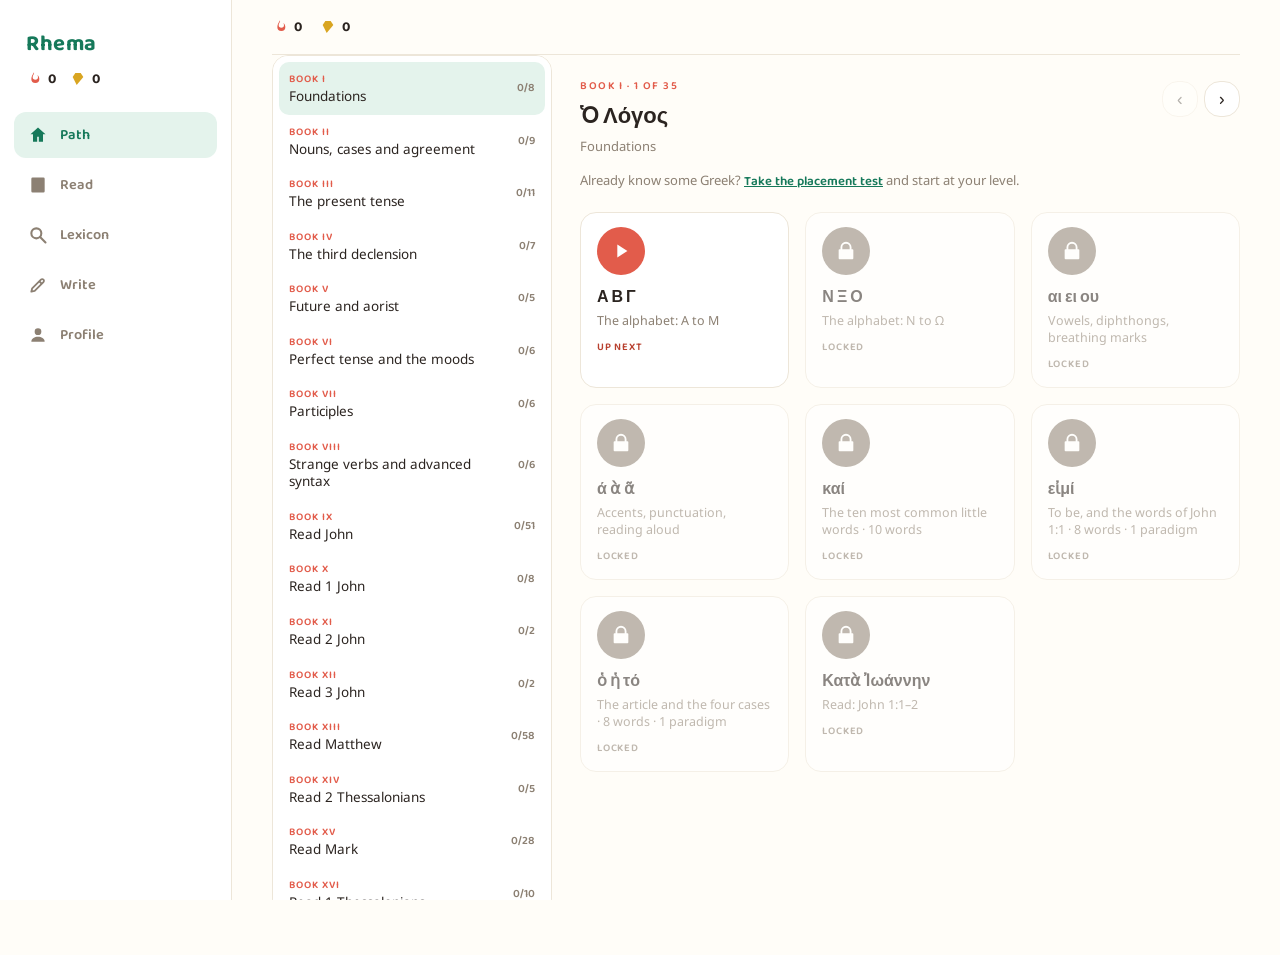
<file: index.html>
<!doctype html>
<html lang="en">
<head>
<meta charset="utf-8">
<meta name="viewport" content="width=device-width, initial-scale=1, viewport-fit=cover">
<title>Rhema — Learn Koine Greek</title>
<meta name="description" content="A Duolingo-style app for learning New Testament Koine Greek.">
<script src="js/recover.js"></script>
<meta name="theme-color" content="#16795A">
<link rel="manifest" href="manifest.json">
<link rel="icon" href="icons/icon.svg" type="image/svg+xml">
<link rel="apple-touch-icon" href="icons/apple-touch-icon.png">
<meta name="apple-mobile-web-app-capable" content="yes">
<meta name="apple-mobile-web-app-status-bar-style" content="black-translucent">
<meta name="apple-mobile-web-app-title" content="Rhema">
<link rel="preconnect" href="https://fonts.googleapis.com">
<link rel="stylesheet" href="https://fonts.googleapis.com/css2?family=Baloo+2:wght@600;700;800&family=EB+Garamond:wght@500;600;700&family=Space+Grotesk:wght@500;600;700&family=Noto+Sans:wght@400;500;600;700&family=Noto+Serif:wght@400;600;700&display=swap">
<link rel="stylesheet" href="css/base.css">
<link rel="stylesheet" href="css/theme-classic.css">
<link rel="stylesheet" href="css/theme-lexis.css">
<link rel="stylesheet" href="css/theme-nous.css">
</head>
<body>

<div class="app-shell">

  <div class="topbar">
    <div class="app-name" id="appName">Rhema</div>
    <div class="stat-group">
      <div class="stat accent">
        <svg class="stat-icon" viewBox="0 0 24 24"><path d="M12 2c1 3-2 4-2 7a4 4 0 0 0 8 0c0-1-.5-2-1-3 2 1 3 4 3 6a6 6 0 0 1-12 0c0-4 2-6 4-10z" fill="currentColor"/></svg>
        <span id="streakStat">0</span>
      </div>
      <div class="stat gold">
        <svg class="stat-icon" viewBox="0 0 24 24"><path d="M4 9l4-6h8l4 6-10 12L4 9z" fill="currentColor"/></svg>
        <span id="xpStat">0</span>
      </div>
    </div>
  </div>

  <div class="path-layout">

  <aside class="book-list" id="bookList" aria-label="Books"></aside>

  <div class="path-main">

  <div class="unit-header">
    <div class="unit-header-row">
      <div>
        <div class="unit-kicker" id="unitKicker">&nbsp;</div>
        <div class="unit-title" id="unitTitle">&nbsp;</div>
        <div class="unit-sub" id="unitSub">&nbsp;</div>
      </div>
      <div class="unit-nav">
        <button class="unit-nav-btn" id="prevUnit" type="button" aria-label="Previous book">‹</button>
        <button class="unit-nav-btn" id="nextUnit" type="button" aria-label="Next book">›</button>
      </div>
    </div>
  </div>

  <div class="install-banner" id="installBanner" hidden>
    <span>Install Rhema on this device to study offline.</span>
    <button class="btn secondary" id="installBtn" type="button">Install</button>
  </div>

  <div class="placement-link" id="placementLink" hidden>Already know some Greek? <a href="placement.html">Take the placement test</a> and start at your level.</div>

  <div class="due-banner" id="dueBanner" hidden>
    <span><strong id="dueCount">0</strong> <span id="dueLabel">words due for review</span></span>
    <button class="btn" id="dueBtn" type="button">Review now</button>
  </div>

  <div class="lesson-path" id="lessonPath">
    <p style="padding:8px 4px;color:var(--muted);font-size:13px">Loading unit…</p>
  </div>

  </div><!-- /.path-main -->
  </div><!-- /.path-layout -->

  <div class="bottom-nav" id="nav"></div>

</div>

<script type="module">
  import { initTheme, APP_NAME } from './js/theme.js';
  import { initDev } from './js/dev.js';
  import { initPwa, canInstall, onInstallAvailable, promptInstall, isStandalone } from './js/pwa.js';
  import { renderNav } from './js/nav.js';
  import { getProgress, getSettings, getAllVocabRecords, getDueVocabItems, getDueFormIds, getDueVerseIds } from './js/storage.js';
  import { chainHref } from './js/chain.js';

  // ---- app name ----
  document.getElementById('appName').textContent = APP_NAME;
  document.title = `${APP_NAME} — Learn Koine Greek`;

  // ---- theme + mode, wired to js/theme.js + js/storage.js ----
  initTheme();
  initPwa();
  initDev();

  renderNav(document.getElementById('nav'), 'path');

  // "Add to Home Screen" nudge, shown only when the browser offers an install prompt (PWA).
  const installBanner = document.getElementById('installBanner');
  const showInstall = (available) => { installBanner.hidden = !available || isStandalone(); };
  showInstall(canInstall());
  onInstallAvailable(showInstall);
  document.getElementById('installBtn').addEventListener('click', async () => { await promptInstall(); showInstall(false); });

  // ---- progress stats, read from real storage (starts at 0 for a new learner) ----
  const progress = getProgress();
  document.getElementById('streakStat').textContent = progress.streak;
  document.getElementById('xpStat').textContent = progress.xp;

  // ---- due reviews banner (PEDAGOGY M3: "due today" is the primary unit of a session) ----
  // Words, forms (paradigm cells, principal parts) and verses are all SRS objects; one button
  // runs everything due as a single chained session: words → forms → verses (PEDAGOGY M3).
  const dueIds = getDueVocabItems(Object.keys(getAllVocabRecords()));
  const dueForms = getDueFormIds();
  const dueVerses = getDueVerseIds();
  const chain = [];
  if (dueIds.length) chain.push('drill');
  if (dueForms.length) chain.push('grammar');
  if (dueVerses.length) chain.push('reading');
  if (chain.length) {
    const bits = [];
    if (dueIds.length) bits.push(`${dueIds.length} word${dueIds.length === 1 ? '' : 's'}`);
    if (dueForms.length) bits.push(`${dueForms.length} form${dueForms.length === 1 ? '' : 's'}`);
    if (dueVerses.length) bits.push(`${dueVerses.length} verse${dueVerses.length === 1 ? '' : 's'}`);
    document.getElementById('dueCount').textContent = bits.join(' · ');
    document.getElementById('dueLabel').textContent = 'due for review';
    document.getElementById('dueBanner').hidden = false;
  }
  document.getElementById('dueBtn').addEventListener('click', () => { location.href = chainHref(chain); });

  // Offer the placement test until the learner has finished a lesson (it stays available in Settings).
  document.getElementById('placementLink').hidden = getProgress().lessonsCompleted.length > 0;

  // ---- lesson path, driven by data/curriculum.json + progress.lessonsCompleted ----
  // The curriculum index lists every Book (unit) and its lessons; full lesson
  // content (vocab, paradigms, rule text, verses) lives in data/units/<id>.json
  // and is loaded by the lesson screens, not here.
  let curriculum = null;
  let unitIndex = 0;
  loadCurriculum();

  async function loadCurriculum() {
    try {
      const res = await fetch('./data/curriculum.json');
      if (!res.ok) throw new Error(`HTTP ${res.status}`);
      curriculum = await res.json();
      unitIndex = currentUnitIndex(curriculum.units, progress.lessonsCompleted);
      renderUnit();
    } catch (err) {
      console.warn('Could not load curriculum:', err);
      document.getElementById('lessonPath').innerHTML =
        '<p style="padding:8px 4px;color:var(--muted);font-size:13px">' +
        'Could not load lesson data. If you opened this file directly (file://), ' +
        'run it from a local server instead — see README.md &gt; Running locally.' +
        '</p>';
    }
  }

  /** The first Book with an unfinished lesson (or the last Book if everything is done). */
  function currentUnitIndex(units, done) {
    const i = units.findIndex((u) => u.lessons.some((l) => !done.includes(l.id)));
    return i === -1 ? units.length - 1 : i;
  }

  /**
   * Lessons unlock in curriculum order (PEDAGOGY: the path is a scaffold, and later material
   * assumes the earlier). A lesson is:
   *   complete — in progress.lessonsCompleted
   *   active   — the first incomplete lesson in the whole curriculum ("up next")
   *   open     — incomplete, but the lesson before it is complete (gaps left by the placement test)
   *   locked   — everything else, unless settings.unlockAll is on
   */
  const allLessons = () => curriculum.units.flatMap((u) => u.lessons);
  function lessonState(unit, lesson, done) {
    if (done.includes(lesson.id)) return 'complete';
    const seq = allLessons();
    const i = seq.findIndex((l) => l.id === lesson.id);
    const firstIncomplete = seq.find((l) => !done.includes(l.id));
    if (firstIncomplete && firstIncomplete.id === lesson.id) return 'active';
    if (getSettings().unlockAll || getSettings().dev || i === 0 || done.includes(seq[i - 1].id)) return 'open';
    return 'locked';
  }

  document.getElementById('prevUnit').addEventListener('click', () => { if (unitIndex > 0) { unitIndex--; renderUnit(); } });
  document.getElementById('nextUnit').addEventListener('click', () => { if (curriculum && unitIndex < curriculum.units.length - 1) { unitIndex++; renderUnit(); } });

  function renderBookList() {
    const done = progress.lessonsCompleted;
    const list = document.getElementById('bookList');
    list.innerHTML = curriculum.units.map((u, i) => {
      const n = u.lessons.filter((l) => done.includes(l.id)).length;
      return `<button class="book-item ${i === unitIndex ? 'active' : ''} ${n === u.lessons.length ? 'done' : ''}" type="button" data-i="${i}">
        <span class="book-item-kicker">${escapeHtml(u.kicker)}</span>
        <span class="book-item-title">${escapeHtml(u.sub)}</span>
        <span class="book-item-count">${n}/${u.lessons.length}</span>
      </button>`;
    }).join('');
    list.querySelectorAll('.book-item').forEach((b) => b.addEventListener('click', () => { unitIndex = Number(b.dataset.i); renderUnit(); }));
    const active = list.querySelector('.book-item.active');
    if (active) active.scrollIntoView({ block: 'nearest' });
  }

  function renderUnit() {
    const unit = curriculum.units[unitIndex];
    const done = progress.lessonsCompleted;
    renderBookList();
    document.getElementById('unitKicker').textContent = `${unit.kicker} · ${unitIndex + 1} of ${curriculum.units.length}`;
    document.getElementById('unitTitle').textContent = unit.title;
    document.getElementById('unitSub').textContent = unit.sub;
    document.getElementById('prevUnit').disabled = unitIndex === 0;
    document.getElementById('nextUnit').disabled = unitIndex === curriculum.units.length - 1;

    const container = document.getElementById('lessonPath');
    container.innerHTML = '';
    unit.lessons.forEach((lesson) => {
      const node = renderNode({ ...lesson, state: lessonState(unit, lesson, done), sub: lessonSub(lesson) });
      // Alphabet lessons open the alphabet screen, reading lessons open Read & Translate (which
      // sends the learner through the vocab drill first if the passage has new words), grammar/verb
      // lessons with paradigms or a strange-verb pool open the grammar screen (which hands off to the
      // vocab drill afterwards), and every other lesson with vocabulary opens the vocab drill.
      // Locked lessons do not open: finish the one before, take the placement test, or switch on
      // "Unlock all lessons" in Settings.
      const state = lessonState(unit, lesson, done);
      const hasGrammar = (lesson.paradigms && lesson.paradigms.length) || lesson.irregularCount;
      const href = lesson.type === 'alphabet' ? `alphabet.html?lesson=${encodeURIComponent(lesson.id)}`
        : lesson.type === 'reading' ? `reading.html?lesson=${encodeURIComponent(lesson.id)}`
        : hasGrammar ? `grammar.html?lesson=${encodeURIComponent(lesson.id)}`
        : lesson.vocabCount ? `drill.html?lesson=${encodeURIComponent(lesson.id)}` : null;
      if (href && state !== 'locked') {
        node.classList.add('linked');
        node.addEventListener('click', () => { location.href = href; });
      } else if (state === 'locked') {
        node.title = 'Finish the previous lesson first (or unlock all lessons in Settings)';
        node.addEventListener('click', () => { node.classList.add('shake'); setTimeout(() => node.classList.remove('shake'), 400); });
      }
      container.appendChild(node);
    });
  }

  function lessonSub(lesson) {
    const bits = [lesson.sub];
    if (lesson.vocabCount) bits.push(`${lesson.vocabCount} words`);
    if (lesson.paradigms && lesson.paradigms.length) bits.push(`${lesson.paradigms.length} paradigm${lesson.paradigms.length > 1 ? 's' : ''}`);
    if (lesson.irregularCount) bits.push(`${lesson.irregularCount} strange verb${lesson.irregularCount > 1 ? 's' : ''}`);
    return bits.join(' · ');
  }

  function renderNode(lesson) {
    const el = document.createElement('button');
    el.type = 'button';
    el.className = 'lesson-node';
    el.dataset.state = lesson.state;
    el.innerHTML = `
      <div class="node-dot">${nodeIcon(lesson.state)}</div>
      <div class="node-text">
        <div class="node-label">${escapeHtml(lesson.label)}</div>
        <div class="node-sub">${escapeHtml(lesson.sub)}</div>
      </div>
      <div class="node-status">${statusLabel(lesson.state)}</div>
    `;
    return el;
  }

  function statusLabel(state) {
    if (state === 'complete') return 'Completed';
    if (state === 'active') return 'Up next';
    if (state === 'open') return 'Ready';
    return 'Locked';
  }

  function nodeIcon(state) {
    if (state === 'complete') {
      return '<svg viewBox="0 0 24 24"><path d="M12 2l2.9 6.3 6.9.8-5.1 4.7 1.4 6.8L12 17l-6.1 3.6 1.4-6.8-5.1-4.7 6.9-.8L12 2z" fill="currentColor"/></svg>';
    }
    if (state === 'active' || state === 'open') {
      return '<svg viewBox="0 0 24 24"><path d="M8 5v14l11-7L8 5z" fill="currentColor"/></svg>';
    }
    return '<svg viewBox="0 0 24 24"><path d="M6 10V8a6 6 0 1 1 12 0v2h1a1 1 0 0 1 1 1v9a1 1 0 0 1-1 1H5a1 1 0 0 1-1-1v-9a1 1 0 0 1 1-1h1zm2 0h8V8a4 4 0 1 0-8 0v2z" fill="currentColor"/></svg>';
  }

  function escapeHtml(str) {
    const div = document.createElement('div');
    div.textContent = str;
    return div.innerHTML;
  }
</script>

</body>
</html>
</file>
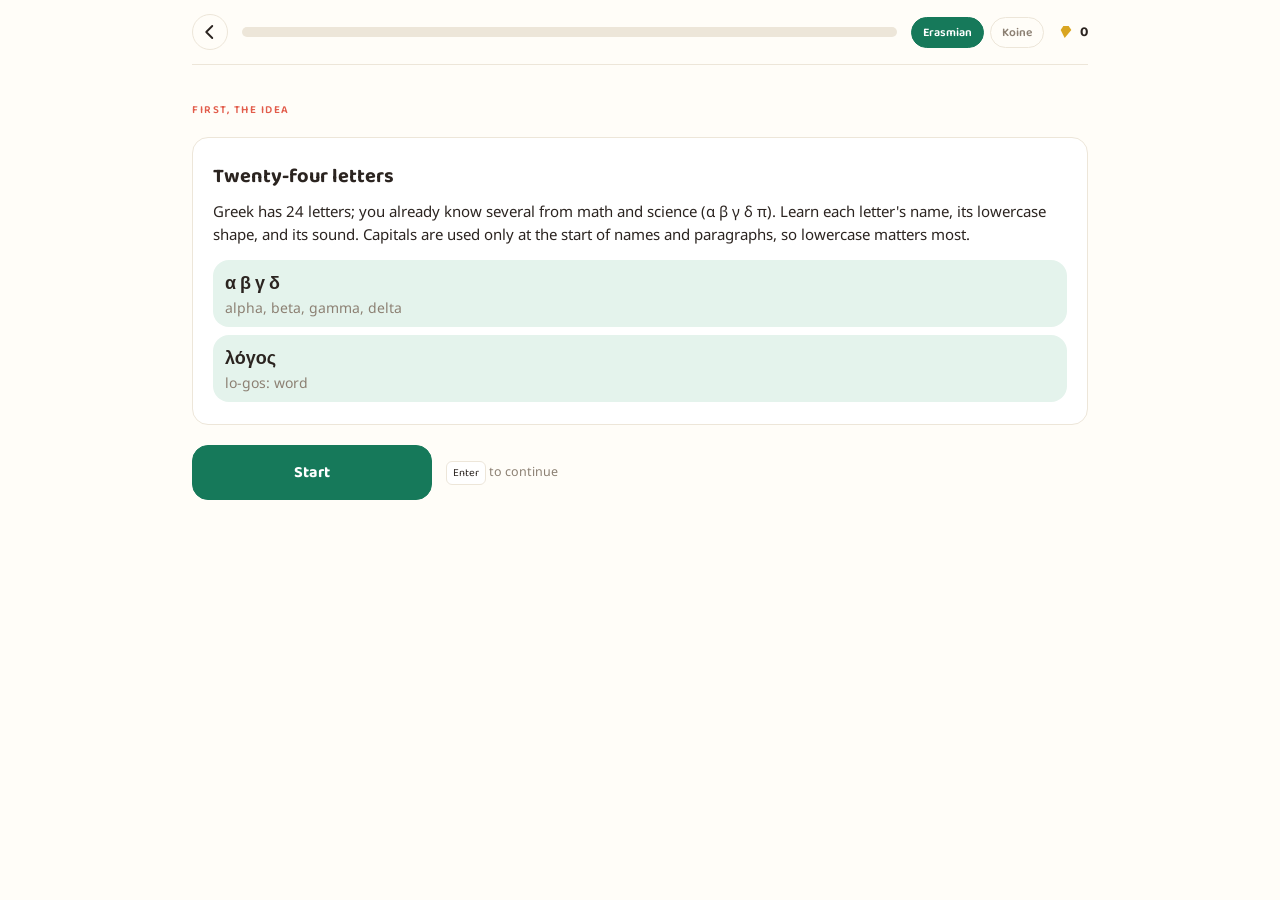
<file: alphabet.html>
<!doctype html>
<html lang="en">
<head>
<meta charset="utf-8">
<meta name="viewport" content="width=device-width, initial-scale=1, viewport-fit=cover">
<title>Rhema — Alphabet</title>
<script src="js/recover.js"></script>
<meta name="theme-color" content="#16795A">
<link rel="manifest" href="manifest.json">
<link rel="icon" href="icons/icon.svg" type="image/svg+xml">
<link rel="apple-touch-icon" href="icons/apple-touch-icon.png">
<meta name="apple-mobile-web-app-capable" content="yes">
<meta name="apple-mobile-web-app-status-bar-style" content="black-translucent">
<meta name="apple-mobile-web-app-title" content="Rhema">
<link rel="preconnect" href="https://fonts.googleapis.com">
<link rel="stylesheet" href="https://fonts.googleapis.com/css2?family=Baloo+2:wght@600;700;800&family=EB+Garamond:wght@500;600;700&family=Space+Grotesk:wght@500;600;700&family=Noto+Sans:wght@400;500;600;700&family=Noto+Serif:wght@400;600;700&display=swap">
<link rel="stylesheet" href="css/base.css">
<link rel="stylesheet" href="css/theme-classic.css">
<link rel="stylesheet" href="css/theme-lexis.css">
<link rel="stylesheet" href="css/theme-nous.css">
</head>
<body>

<div class="app-shell">

  <div class="drill-top">
    <button class="icon-btn" id="backBtn" type="button" aria-label="Back to path">
      <svg viewBox="0 0 24 24"><path d="M15 4l-8 8 8 8" fill="none" stroke="currentColor" stroke-width="2.5" stroke-linecap="round" stroke-linejoin="round"/></svg>
    </button>
    <div class="progress" aria-label="Lesson progress"><div class="progress-fill" id="progressFill"></div></div>
    <div class="pill-group" id="schemeToggle" title="Pronunciation scheme">
      <button class="pill" type="button" data-scheme="erasmian">Erasmian</button>
      <button class="pill" type="button" data-scheme="koine">Koine</button>
    </div>
    <div class="stat gold">
      <svg class="stat-icon" viewBox="0 0 24 24"><path d="M4 9l4-6h8l4 6-10 12L4 9z" fill="currentColor"/></svg>
      <span id="xpStat">0</span>
    </div>
  </div>

  <div class="drill-body" id="body">
    <p style="color:var(--muted);font-size:13px">Loading…</p>
  </div>

  <div class="drill-footer" id="footer" hidden>
    <button class="btn" id="continueBtn" type="button">Continue</button>
  </div>

</div>

<script type="module">
  /*
    Alphabet lesson screen (Book I, lessons 1–4). Logic: js/alphabet.js.
    View: js/session-view.js. Pronunciation scheme is the learner's
    settings.pronunciation (README § Curriculum: a user setting), switchable here.
  */
  import { initTheme } from './js/theme.js';
  import { initDev, devSkipButton } from './js/dev.js';
  import { initPwa } from './js/pwa.js';
  import { loadLesson, loadLexicon, loadAlphabet, loadParadigms, loadBook } from './js/data.js';
  import { getProgress, getSettings, setSettings, addXp, recordActivity, markLessonCompleted, getSession, saveSession, clearSession, recordHandwriting } from './js/storage.js';
  import { buildAlphabetSession, gradeAlphabet, requeueAlphabet, transliterate, hasSubscript, syllabify, stripMarks } from './js/alphabet.js';
  import { SessionView, escapeHtml, speakerHtml } from './js/session-view.js';
  import { createScribe, describeScore } from './js/scribe.js';
  import { initSfx, playCorrect, playWrong, playComplete } from './js/sfx.js';
  import { initSpeech, autoSpeak } from './js/speech.js';

  initTheme();
  initPwa();
  initDev();
  initSpeech();
  initSfx();
  const view = new SessionView();
  const xpStat = document.getElementById('xpStat');
  xpStat.textContent = getProgress().xp;
  document.getElementById('backBtn').addEventListener('click', () => { location.href = 'index.html'; });

  const lessonId = new URLSearchParams(location.search).get('lesson') || 'u01-alphabet-1';
  const state = { lesson: null, alphabet: null, lexicon: null, scheme: getSettings().pronunciation || 'erasmian',
                  steps: [], index: 0, answered: 0, correctFirstTry: 0, xpEarned: 0, missed: [] };

  // pronunciation toggle (persists to settings; rebuilds nothing mid-session, just re-renders the current card)
  document.querySelectorAll('#schemeToggle .pill').forEach((btn) => btn.addEventListener('click', () => {
    state.scheme = btn.dataset.scheme;
    setSettings({ pronunciation: state.scheme });
    refreshScheme();
    if (state.steps.length && state.steps[state.index] && state.steps[state.index].kind.startsWith('intro')) renderStep();
  }));
  function refreshScheme() {
    document.querySelectorAll('#schemeToggle .pill').forEach((b) => b.classList.toggle('active', b.dataset.scheme === state.scheme));
  }
  refreshScheme();

  main().catch((err) => { console.error(err); view.renderError(`Could not load this lesson: ${err.message}. Run from a local server (see README).`); });

  async function main() {
    const [{ lesson }, alphabet, lexicon] = await Promise.all([loadLesson(lessonId), loadAlphabet(), loadLexicon()]);
    if (!lesson.alphabet) throw new Error(`${lessonId} is not an alphabet lesson`);
    state.lesson = lesson; state.alphabet = alphabet; state.lexicon = lexicon;
    document.title = `Rhema — ${lesson.sub}`;

    // word pools for lessons 3–4: real words from the paradigms (iota subscripts) and John 1 (accents incl. graves)
    const extra = {};
    const sections = lesson.alphabet.sections || [];
    if (sections.includes('diphthongs') || sections.includes('accents')) {
      const [paradigms, john] = await Promise.all([loadParadigms(), loadBook('john')]);
      const forms = [...new Set(paradigms.paradigms.flatMap((p) => p.cells.map((c) => c.form)))].filter((f) => !f.includes('('));
      extra.subscriptWords = forms.filter(hasSubscript);
      // whole words only: drop elided forms (ἐπ’, δι’), names, and one-letter words
      const johnWords = [...new Set(Object.values(john.chapters['1']).flatMap((v) => v.words
        .filter((w) => !/[’'ʼ]/.test(w.t))
        .map((w) => w.t.replace(/[^\p{L}]/gu, ''))))]
        .filter((w) => w.length >= 2 && !/^\p{Lu}/u.test(w));
      extra.plainWords = johnWords.filter((w) => /^[Ͱ-Ͽἀ-῿]+$/.test(w));
      extra.accentWords = extra.plainWords.filter((w) => w.length >= 3);
    }
    state.sessionKey = `alphabet:${lessonId}`;
    const saved = getSession(state.sessionKey);
    if (saved && saved.index > 0 && saved.index < saved.steps.length) {
      view.renderResume({ title: lesson.sub, detail: `You were ${saved.index} of ${saved.steps.length} steps in. Resume, or start the lesson again.` },
        () => { Object.assign(state, { steps: saved.steps, index: saved.index, answered: saved.answered, correctFirstTry: saved.correctFirstTry, xpEarned: saved.xpEarned, missed: saved.missed || [] }); renderStep(); },
        () => { clearSession(state.sessionKey); state.steps = buildAlphabetSession({ lesson, alphabet, lexicon, scheme: state.scheme, extra, handwriting: getSettings().handwriting === true }); state.index = 0; renderStep(); });
      return;
    }
    state.steps = buildAlphabetSession({ lesson, alphabet, lexicon, scheme: state.scheme, extra, handwriting: getSettings().handwriting === true });
    devSkipButton(() => { state.index = state.steps.length; renderStep(); });
    renderStep();
  }

  // ------------------------------------------------------------------ steps

  function renderStep() {
    view.setProgress(state.index / Math.max(state.steps.length, 1));
    const step = state.steps[state.index];
    if (!step) { renderSummary(); return; }
    if (state.index > 0) saveSession(state.sessionKey, { steps: state.steps, index: state.index, answered: state.answered, correctFirstTry: state.correctFirstTry, xpEarned: state.xpEarned, missed: state.missed });
    const next = () => { state.index++; renderStep(); };
    const s = state.scheme;
    const A = state.alphabet;
    switch (step.kind) {
      case 'rule':
        return view.renderIntro({ kicker: 'First, the idea', html: ruleCard(step.rule), buttonLabel: 'Start' }, next);
      case 'intro-letter': {
        const l = step.letter;
        return view.renderIntro({ kicker: 'New letter', html: `
          <div class="card prompt">
            <div class="letter-pair"><span class="upper">${l.upper}</span><span class="lower">${l.lower}</span></div>
            <div class="letter-name">${escapeHtml(l.name)}</div>
            <div class="letter-facts">
              <div><span class="k">Sounds like</span>${escapeHtml(l[s])}</div>
              <div><span class="k">Written</span>${escapeHtml(l.translit)}</div>
              ${step.example ? `<div><span class="k">Example</span><span class="greek" style="font-family:var(--font-display);font-weight:700">${escapeHtml(step.example.lemma)}</span> — ${escapeHtml(step.example.gloss)}${speakerHtml(step.example.lemma, { small: true })}</div>` : ''}
            </div>
          </div>`, note: 'Say the name and the sound out loud, then continue.' }, next);
      }
      case 'trace':
        return renderTrace(step, next);
      case 'trace-word':
        return renderTraceWord(step, next);
      case 'intro-vowels':
        return view.renderIntro({ kicker: 'Vowels', html: `<div class="card">
          <div class="rule-title">Seven vowels</div>
          <table class="ref-table">
            <tr><td class="gr">${step.vowels.short.join(' ')}</td><td>always short</td></tr>
            <tr><td class="gr">${step.vowels.long.join(' ')}</td><td>always long</td></tr>
            <tr><td class="gr">${step.vowels.either.join(' ')}</td><td>short or long</td></tr>
          </table>
          <p class="rule-body">${escapeHtml(step.vowels.note)}</p></div>` }, next);
      case 'intro-diphthong': {
        const d = step.d;
        return view.renderIntro({ kicker: 'Diphthong', html: `<div class="card prompt">
          <div class="prompt-row"><div class="prompt-main letter">${escapeHtml(d.text)}</div>${speakerHtml(d.example.split(' ')[0])}</div>
          <div class="letter-facts" style="margin-top:16px">
            <div><span class="k">Sounds like</span>${escapeHtml(d[s])}</div>
            <div><span class="k">Example</span>${escapeHtml(d.example)}</div>
          </div></div>` }, next);
      }
      case 'intro-subscript':
        return view.renderIntro({ kicker: 'Iota subscript', html: `<div class="card prompt">
          <div class="prompt-main letter">${step.s.forms.join(' ')}</div>
          <p class="rule-body" style="text-align:left">${escapeHtml(step.s.note)}</p>
          <div class="rule-example" style="text-align:left"><span class="gr">${escapeHtml(step.s.example.split(' — ')[0])}</span><span class="en">${escapeHtml(step.s.example.split(' — ')[1] || '')}</span></div>
          </div>` }, next);
      case 'intro-breathing':
        return view.renderIntro({ kicker: 'Breathing mark', html: `<div class="card prompt">
          <div class="prompt-main letter">${escapeHtml(step.b.example)}</div>
          <div class="letter-name">${escapeHtml(step.b.mark)}</div>
          <p class="rule-body">${escapeHtml(step.b.rule)}</p></div>` }, next);
      case 'intro-accents':
        return view.renderIntro({ kicker: 'Accents', html: `<div class="card">
          <div class="rule-title">Three marks, one job</div>
          <table class="ref-table">${step.accents.map((a) => `<tr><td class="gr">${escapeHtml(a.example)}</td><td><b>${escapeHtml(a.mark)}</b>${a.note ? `<br><span style="color:var(--muted)">${escapeHtml(a.note)}</span>` : ''}</td></tr>`).join('')}</table>
          <p class="rule-body">${escapeHtml(step.rule)}</p></div>` }, next);
      case 'intro-punctuation':
        return view.renderIntro({ kicker: 'Punctuation', html: `<div class="card">
          <div class="rule-title">Four marks</div>
          <table class="ref-table">${step.punctuation.map((p) => `<tr><td class="gr">${escapeHtml(p.mark)}</td><td>${escapeHtml(p.meaning)}</td></tr>`).join('')}</table></div>` }, next);
      case 'intro-syllables':
        return view.renderIntro({ kicker: 'Syllables', html: `<div class="card">
          <div class="rule-title">Count the vowels</div>
          <p class="rule-body">${escapeHtml(step.text)}</p>
          <div class="rule-examples">${['λόγος', 'ἄνθρωπος', 'εὐαγγέλιον'].map((w) => `<div class="rule-example"><span class="gr">${syllabify(w).map((x) => (x.stressed ? `<span class="stress">${escapeHtml(x.text)}</span>` : escapeHtml(x.text))).join('-')}</span><span class="en">${syllabify(w).length} syllables · stress the underlined one</span></div>`).join('')}</div></div>` }, next);
      default:
        return renderQuestion(step);
    }
  }


  function renderTrace(step, next) {
    const l = step.letter;
    view.onKey = null;
    view.hideFooter();
    view.body.innerHTML = `
      <div class="drill-kicker">Trace it · ${escapeHtml(l.name)}</div>
      <div class="card prompt">
        <div class="prompt-hint" style="margin:0 0 10px">Trace the faint ${escapeHtml(l.lower)} with your finger, pencil or mouse. Say "${escapeHtml(l.name)}" as you write.</div>
        <div class="scribe-wrap" id="scribeWrap"></div>
        <div class="scribe-tools">
          <button class="pill" type="button" id="scribeUndo">Undo</button>
          <button class="pill" type="button" id="scribeClear">Clear</button>
          <button class="pill" type="button" id="scribeSkip">Skip</button>
        </div>
      </div>
      <div class="feedback" id="feedback"></div>`;
    const wrap = document.getElementById('scribeWrap');
    const size = Math.min(320, wrap.clientWidth || 320);
    const scribe = createScribe(wrap, { width: size, height: Math.round(size * 0.8), guide: l.lower[0] === 'σ' ? 'σ' : l.lower });
    document.getElementById('scribeUndo').addEventListener('click', () => scribe.undo());
    document.getElementById('scribeClear').addEventListener('click', () => scribe.clear());
    document.getElementById('scribeSkip').addEventListener('click', () => { scribe.destroy(); next(); });
    view.showFooter('Check my letter', () => {
      const sc = scribe.score(); scribe.showResult();
      const ok = sc.pass;
      if (ok) { const xp = 3; state.xpEarned += xp; xpStat.textContent = addXp(xp).xp; playCorrect(); recordHandwriting(`letter:${l.lower[0]}`, sc.coverage); }
      else playWrong();
      view.showFeedback({ ok, headline: ok ? 'Nice hand' : sc.precision < 0.5 && sc.enough ? 'Stay on the letter' : 'Trace a little more', answer: `${l.upper} ${l.lower} — ${l.name}`,
        reason: describeScore(sc, 'the letter'), xp: ok ? 3 : 0 },
        () => { scribe.destroy(); next(); }, ok ? 'Continue' : 'Try again');
      if (!ok) view.continueBtn.onclick = () => { document.getElementById('feedback').className = 'feedback'; view.showFooter('Check my letter', view.continueBtn.onclick); renderTrace(step, next); };
    });
  }

  function renderTraceWord(step, next) {
    view.onKey = null;
    view.hideFooter();
    view.body.innerHTML = `
      <div class="drill-kicker">Write it · <span class="beta">Beta</span></div>
      <div class="card prompt">
        <div class="prompt-main">${escapeHtml(step.word)}</div>
        <div class="prompt-hint">${step.gloss ? escapeHtml(step.gloss) + ' · ' : ''}trace the word, then say it aloud</div>
        <div class="scribe-wrap" id="scribeWrap"></div>
        <div class="scribe-tools">
          <button class="pill" type="button" id="scribeUndo">Undo</button>
          <button class="pill" type="button" id="scribeClear">Clear</button>
          <button class="pill" type="button" id="scribeSkip">Skip</button>
        </div>
      </div>
      <div class="feedback" id="feedback"></div>`;
    const wrap = document.getElementById('scribeWrap');
    const w = Math.min(560, wrap.clientWidth || 320);
    const scribe = createScribe(wrap, { width: w, height: Math.round(w * 0.42), guide: step.word, guideFont: `${Math.round(w / Math.max(4, step.word.length) * 1.15)}px ${getComputedStyle(document.documentElement).getPropertyValue('--font-greek').trim() || 'serif'}` });
    document.getElementById('scribeUndo').addEventListener('click', () => scribe.undo());
    document.getElementById('scribeClear').addEventListener('click', () => scribe.clear());
    document.getElementById('scribeSkip').addEventListener('click', () => { scribe.destroy(); next(); });
    view.showFooter('Check my writing', () => {
      const sc = scribe.score(); scribe.showResult();
      const ok = sc.pass;
      if (ok) { state.xpEarned += 4; xpStat.textContent = addXp(4).xp; playCorrect(); } else playWrong();
      if (ok) recordHandwriting(`word:${step.word}`, sc.coverage);
      view.showFeedback({ ok, headline: ok ? 'Nice hand' : sc.precision < 0.5 && sc.enough ? 'Stay on the word' : 'Trace a little more', answer: step.word, reason: describeScore(sc, 'the word'), xp: ok ? 4 : 0 },
        () => { scribe.destroy(); next(); }, ok ? 'Continue' : 'Try again');
      if (!ok) view.continueBtn.onclick = () => renderTraceWord(step, next);
    });
  }

  function ruleCard(rule) {
    return `<div class="card">
      <div class="rule-title">${escapeHtml(rule.title)}</div>
      <p class="rule-body">${escapeHtml(rule.body)}</p>
      ${rule.examples && rule.examples.length ? `<div class="rule-examples">${rule.examples.map((e) => `<div class="rule-example"><span class="gr">${escapeHtml(e.gr)}</span><span class="en">${escapeHtml(e.en)}</span></div>`).join('')}</div>` : ''}
    </div>`;
  }

  function kickerFor(step) {
    const base = step.attempt > 1 ? 'Try again' : 'Practice';
    const label = {
      'name-mc': 'name the letter', 'letter-mc': 'find the letter', 'sound-mc': 'the sound', 'translit-type': 'write it in English letters',
      'read-word': 'read the word', 'diphthong-sound-mc': 'diphthong', 'breathing-mc': 'breathing', 'subscript-mc': 'iota subscript',
      'accent-mc': 'accent', 'syllable-count-mc': 'syllables', 'stress-mc': 'stress', 'punctuation-mc': 'punctuation',
    }[step.format] || '';
    return `${base} · ${label}`;
  }

  function renderQuestion(step) {
    const spec = { kicker: kickerFor(step), hint: step.hint || '' };
    if (step.format === 'read-word') {
      spec.prompt = step.word; spec.hint = 'Read it aloud, then type what you said in English letters'; spec.speak = step.word;
      spec.typed = { placeholder: 'e.g. logos' };
    } else if (step.typed) {
      spec.promptHtml = `<div class="prompt-main letter">${escapeHtml(step.prompt)}</div>`;
      spec.typed = step.typed;
    } else {
      if (step.promptLetter) spec.promptHtml = `<div class="prompt-main letter">${escapeHtml(step.prompt)}</div>`;
      else { spec.prompt = step.prompt; spec.promptGreek = step.promptGreek !== false; }
      spec.options = step.options;
    }
    view.renderQuestion(spec, (input) => answer(step, input));
  }

  function answer(step, input) {
    const ok = gradeAlphabet(step, input, state.alphabet);
    view.markAnswer({ correctId: step.answerId || null, chosenId: step.options ? input : null, ok });
    if (ok) playCorrect(); else playWrong();
    const xp = (!ok || step.attempt > 1) ? 0 : (step.typed || step.format === 'read-word' ? 5 : 2);
    if (xp) { state.xpEarned += xp; xpStat.textContent = addXp(xp).xp; }
    state.answered++;
    if (ok && step.attempt === 1) state.correctFirstTry++;
    if (!ok) { state.missed.push(step); requeueAlphabet(state.steps, state.index, step); }

    let answerText = step.answer || '';
    let reason = step.reason || '';
    if (step.format === 'read-word') {
      const w = state.lexicon.items.find((i) => stripMarks(i.lemma) === stripMarks(step.word));
      answerText = `${step.word} = ${transliterate(step.word, state.alphabet)}`;
      reason = `${syllabify(step.word).map((x) => x.text).join('-')}${w ? ` · ${w.gloss}` : ''}`;
    }
    view.showFeedback({ ok, headline: ok ? 'Correct' : 'Not quite', answer: answerText, reason, xp }, () => { state.index++; renderStep(); });
  }

  function renderSummary() {
    clearSession(state.sessionKey);
    const retries = state.steps.filter((s) => s.kind === 'question' && s.attempt > 1).length;
    const accuracy = Math.round((state.correctFirstTry / Math.max(state.answered - retries, 1)) * 100);
    if (state.answered > 0) { recordActivity(); markLessonCompleted(state.lesson.id); }
    if (state.answered > 0) playComplete();
    const progress = getProgress();
    const missed = [...new Map(state.missed.map((s) => [s.answer || s.word, s])).values()];
    view.renderSummary({
      kicker: 'Lesson complete',
      html: `<div class="card">
        <div class="rule-title">${escapeHtml(state.lesson.sub)}</div>
        <div class="summary-stats">
          <div class="summary-stat"><b>${state.answered - retries}</b><span>questions</span></div>
          <div class="summary-stat"><b>${accuracy}%</b><span>first try</span></div>
          <div class="summary-stat"><b>+${state.xpEarned}</b><span>xp</span></div>
        </div>
        <p class="rule-body" style="color:var(--muted);font-size:13px">Streak: ${progress.streak} day${progress.streak === 1 ? '' : 's'}. Letters come back inside every word you will ever read, so the path moves on; redo this lesson any time from the path.</p>
        ${missed.length ? `<div class="summary-list"><div style="font-size:12px;text-transform:uppercase;letter-spacing:.8px;color:var(--muted)">Worth another look</div>` +
          missed.map((m) => `<div>${escapeHtml(m.answer || m.word)}</div>`).join('') + `</div>` : ''}
      </div>`,
    }, () => { location.href = 'index.html'; });
  }
</script>

</body>
</html>
</file>
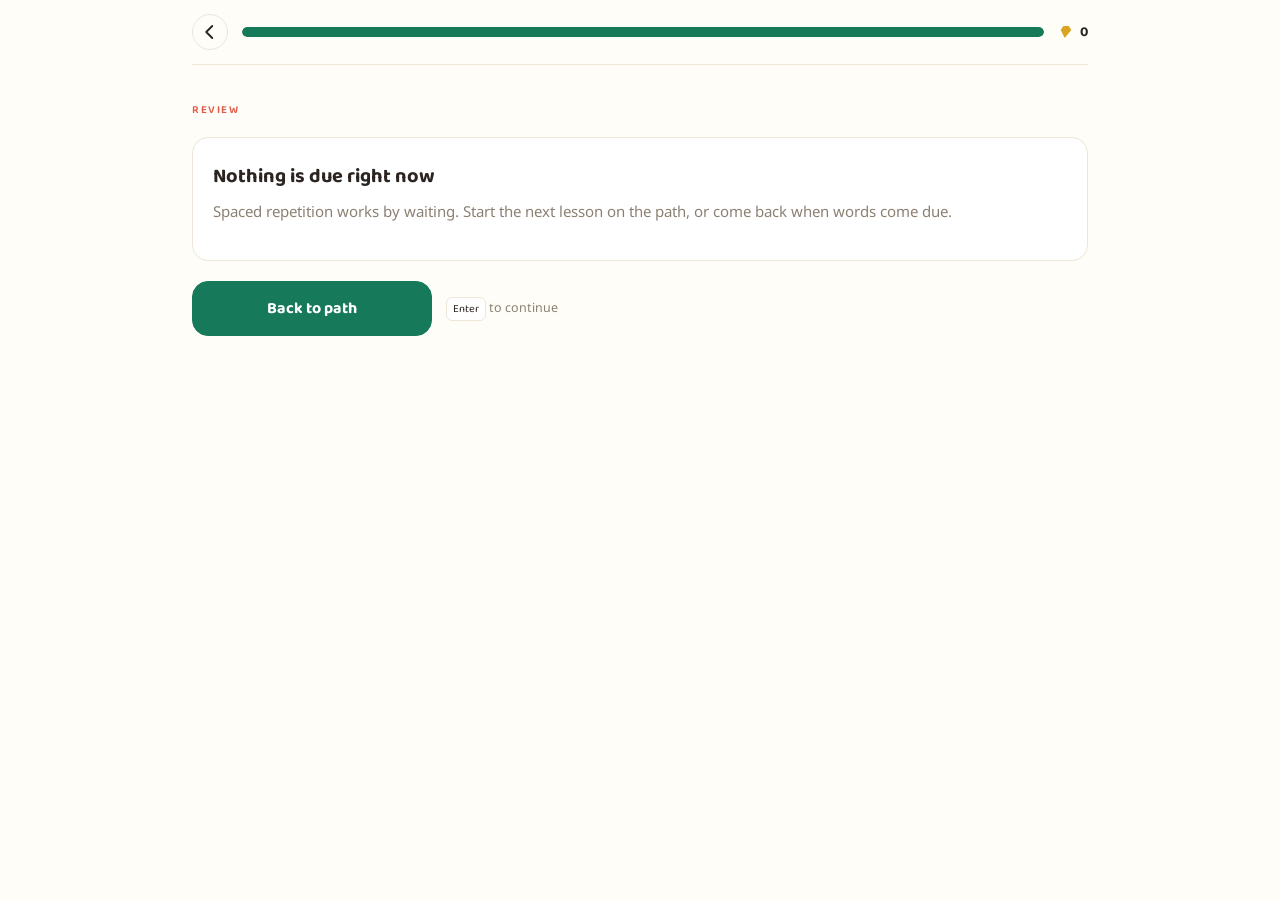
<file: drill.html>
<!doctype html>
<html lang="en">
<head>
<meta charset="utf-8">
<meta name="viewport" content="width=device-width, initial-scale=1, viewport-fit=cover">
<title>Rhema — Vocab drill</title>
<script src="js/recover.js"></script>
<meta name="theme-color" content="#16795A">
<link rel="manifest" href="manifest.json">
<link rel="icon" href="icons/icon.svg" type="image/svg+xml">
<link rel="apple-touch-icon" href="icons/apple-touch-icon.png">
<meta name="apple-mobile-web-app-capable" content="yes">
<meta name="apple-mobile-web-app-status-bar-style" content="black-translucent">
<meta name="apple-mobile-web-app-title" content="Rhema">
<link rel="preconnect" href="https://fonts.googleapis.com">
<link rel="stylesheet" href="https://fonts.googleapis.com/css2?family=Baloo+2:wght@600;700;800&family=EB+Garamond:wght@500;600;700&family=Space+Grotesk:wght@500;600;700&family=Noto+Sans:wght@400;500;600;700&family=Noto+Serif:wght@400;600;700&display=swap">
<link rel="stylesheet" href="css/base.css">
<link rel="stylesheet" href="css/theme-classic.css">
<link rel="stylesheet" href="css/theme-lexis.css">
<link rel="stylesheet" href="css/theme-nous.css">
</head>
<body>

<div class="app-shell">

  <div class="drill-top">
    <button class="icon-btn" id="backBtn" type="button" aria-label="Back to path">
      <svg viewBox="0 0 24 24"><path d="M15 4l-8 8 8 8" fill="none" stroke="currentColor" stroke-width="2.5" stroke-linecap="round" stroke-linejoin="round"/></svg>
    </button>
    <div class="progress" aria-label="Session progress"><div class="progress-fill" id="progressFill"></div></div>
    <div class="stat gold">
      <svg class="stat-icon" viewBox="0 0 24 24"><path d="M4 9l4-6h8l4 6-10 12L4 9z" fill="currentColor"/></svg>
      <span id="xpStat">0</span>
    </div>
  </div>

  <div class="drill-body" id="body">
    <p style="color:var(--muted);font-size:13px">Loading…</p>
  </div>

  <div class="drill-footer" id="footer" hidden>
    <button class="btn" id="continueBtn" type="button">Continue</button>
  </div>

</div>

<script type="module">
  /*
    Vocab drill screen. All session rules live in js/drill.js; all rendering
    in js/session-view.js. This script only sequences the two and persists
    results through js/storage.js.
  */
  import { initTheme } from './js/theme.js';
  import { initDev, devSkipButton, isDev } from './js/dev.js';
  import { initPwa } from './js/pwa.js';
  import { loadLesson, loadLexicon, loadCurriculum } from './js/data.js';
  import { getProgress, getAllVocabRecords, getVocabItem, updateVocabItem, addXp, recordActivity, markLessonCompleted, getSession, saveSession, clearSession } from './js/storage.js';
  import { scheduleReview } from './js/srs.js';
  import { buildSession, makeQuestion, grade, ratingFor, xpFor, feedback, requeue } from './js/drill.js';
  import { SessionView, escapeHtml, speakerHtml } from './js/session-view.js';
  import { initSfx, playCorrect, playWrong, playComplete } from './js/sfx.js';
  import { initSpeech, autoSpeak } from './js/speech.js';
  import { nextInChain, chainLabel } from './js/chain.js';

  initTheme();
  initPwa();
  initDev();
  initSpeech();
  initSfx();
  const view = new SessionView();
  const xpStat = document.getElementById('xpStat');
  xpStat.textContent = getProgress().xp;
  document.getElementById('backBtn').addEventListener('click', () => { location.href = 'index.html'; });

  const params = new URLSearchParams(location.search);
  const lessonId = params.get('lesson');
  const mode = params.get('mode') || (lessonId ? 'lesson' : 'due');
  // Where to go after the session (e.g. back into a reading lesson that sent us here). Same-origin relative paths only.
  const returnTo = /^[a-z]+\.html(\?[\w=&%.-]*)?$/i.test(params.get('return') || '') ? params.get('return') : 'index.html';

  const state = {
    lesson: null, unit: null, lexicon: null, steps: [], index: 0, total: 0, newIds: [],
    answered: 0, correctFirstTry: 0, xpEarned: 0, missed: new Set(), preferIds: [], unitOfLesson: new Map(),
  };

  main().catch((err) => {
    console.error(err);
    view.renderError(`Could not load this drill: ${err.message}. Run from a local server (see README).`);
  });

  async function main() {
    state.lexicon = await loadLexicon();
    let lessonVocab = [];
    if (mode === 'lesson') {
      const { unit, lesson } = await loadLesson(lessonId);
      state.unit = unit; state.lesson = lesson;
      lessonVocab = lesson.vocab.map((v) => state.lexicon.byId.get(v.id));
      state.preferIds = lessonVocab.map((v) => v.id);
      document.title = `Rhema — ${lesson.sub}`;
    }
    const curriculum = await loadCurriculum();
    curriculum.units.forEach((u) => u.lessons.forEach((l) => state.unitOfLesson.set(l.id, `${u.kicker} · ${u.sub}`)));

    state.sessionKey = `drill:${mode === 'lesson' ? lessonId : 'due'}`;
    const saved = getSession(state.sessionKey);
    if (saved && saved.index > 0 && saved.index < saved.steps.length) {
      view.renderResume({
        title: state.lesson ? state.lesson.sub : 'Due reviews',
        detail: `You were ${saved.index} of ${saved.steps.length} steps in, with ${saved.answered} answered. Resume, or start a fresh session.`,
      }, () => { restore(saved); renderStep(); }, () => { clearSession(state.sessionKey); startFresh(lessonVocab); });
      return;
    }
    startFresh(lessonVocab);
  }

  function startFresh(lessonVocab) {
    const session = buildSession({ lessonVocab, records: getAllVocabRecords(), lexicon: state.lexicon });
    state.steps = session.steps;
    state.total = session.steps.length;
    state.newIds = session.newIds;
    state.index = 0;
    if (!state.steps.length) { renderEmpty(); return; }
    devSkipButton(() => { state.index = state.steps.length; renderStep(); });
    renderStep();
  }

  // ---- resume support: steps hold lexicon items, so store ids and rehydrate ----
  function snapshot() {
    return {
      steps: state.steps.map((st) => ({ kind: st.kind, itemId: st.item.id, format: st.format, isNew: st.isNew, attempt: st.attempt, secondPass: !!st.secondPass })),
      index: state.index, answered: state.answered, correctFirstTry: state.correctFirstTry, xpEarned: state.xpEarned,
      missed: [...state.missed], newIds: state.newIds,
    };
  }
  function restore(saved) {
    state.steps = saved.steps.map((st) => ({ ...st, item: state.lexicon.byId.get(st.itemId) })).filter((st) => st.item);
    state.total = state.steps.length; state.index = Math.min(saved.index, state.steps.length);
    state.answered = saved.answered; state.correctFirstTry = saved.correctFirstTry; state.xpEarned = saved.xpEarned;
    state.missed = new Set(saved.missed); state.newIds = saved.newIds || [];
  }

  function renderStep() {
    view.setProgress(Math.min(state.index, state.total) / Math.max(state.total, 1));
    const step = state.steps[state.index];
    if (!step) { renderSummary(); return; }
    if (state.index > 0) saveSession(state.sessionKey, snapshot());
    if (step.kind === 'intro') renderIntro(step); else renderQuestion(step);
  }

  function kicker(step) {
    if (step.kind === 'intro') return 'New word';
    if (step.attempt > 1) return 'Try again';
    if (step.isNew) return step.secondPass ? 'New word · again' : 'New word';
    return 'Review';
  }

  function formatLabel(f) {
    return { 'gloss-mc': 'choose the meaning', 'greek-mc': 'choose the Greek', 'gloss-type': 'type a meaning', 'greek-type': 'type the Greek' }[f];
  }

  function renderIntro(step) {
    const it = step.item;
    view.renderIntro({
      kicker: kicker(step),
      html: `
        <div class="card prompt">
          <div class="prompt-row"><div class="prompt-main">${escapeHtml(it.lemma)}</div>${speakerHtml(it.lemma)}</div>
          <div class="intro-citation">${escapeHtml(it.citation)}</div>
          <div class="intro-gloss">${escapeHtml(it.gloss)}</div>
          <div class="intro-meta">${escapeHtml(it.pos)} · ${it.count}× in the New Testament · rank ${it.rank}</div>
        </div>`,
      note: 'Say it aloud, then continue — you will be asked for it right away.',
    }, () => { state.index++; renderStep(); });
    autoSpeak(it.lemma);
  }

  function renderQuestion(step) {
    const q = makeQuestion(step, state.lexicon, Math.random, state.preferIds);
    const greekPrompt = q.format === 'gloss-mc' || q.format === 'gloss-type';
    const spec = { kicker: `${kicker(step)} · ${formatLabel(q.format)}`, prompt: q.prompt, promptGreek: greekPrompt, hint: q.hint, speak: greekPrompt ? q.item.lemma : null };
    if (q.options) spec.options = q.options.map((o) => ({ id: o.id, text: o.text, greek: q.format === 'greek-mc' }));
    else spec.typed = { greek: q.format === 'greek-type', placeholder: q.format === 'greek-type' ? 'type in Greek' : 'type a meaning in English' };
    view.renderQuestion(spec, (input) => answer(q, input));
  }

  function answer(q, input) {
    const result = grade(q, input);
    const step = q.step;
    view.markAnswer({ correctId: q.item.id, chosenId: q.options ? input : null, ok: result.correct });
    if (result.correct) playCorrect(); else playWrong();

    const rating = ratingFor(q, result);
    if (rating) {
      const prev = getVocabItem(q.item.id);
      const next = scheduleReview(prev, rating);
      updateVocabItem(q.item.id, { ...next, lapses: ((prev && prev.lapses) || 0) + (result.correct ? 0 : 1), format: q.format });
    }
    const xp = xpFor(q, result);
    if (xp) { state.xpEarned += xp; xpStat.textContent = addXp(xp).xp; }
    state.answered++;
    if (result.correct && step.attempt === 1) state.correctFirstTry++;
    if (!result.correct) {
      state.missed.add(q.item.id);
      requeue(state.steps, state.index, step);
      state.total = state.steps.length;
    }

    q.item.unitTitle = (state.lesson && state.lesson.vocab.some((v) => v.id === q.item.id)) ? state.unitOfLesson.get(state.lesson.id) : '';
    const fb = feedback(q, result);
    if (isDev()) fb.reason += ` · record ${JSON.stringify(getVocabItem(q.item.id))}`;
    view.showFeedback({ ...fb, xp }, () => { state.index++; renderStep(); });
  }

  function renderEmpty() {
    view.renderSummary({
      kicker: 'Review',
      html: `<div class="card">
        <div class="rule-title">Nothing is due right now</div>
        <p class="rule-body" style="color:var(--muted)">Spaced repetition works by waiting. Start the next lesson on the path, or come back when words come due.</p>
      </div>`,
      buttonLabel: nextInChain(params) ? chainLabel(params) : 'Back to path',
    }, () => { location.href = nextInChain(params) || 'index.html'; });
  }

  function renderSummary() {
    clearSession(state.sessionKey);
    const retries = state.steps.filter((s) => s.kind === 'question' && s.attempt > 1).length;
    const firstTries = Math.max(state.answered - retries, 1);
    const accuracy = Math.round((state.correctFirstTry / firstTries) * 100);
    if (state.answered > 0) recordActivity();
    if (state.answered > 0) playComplete();
    // A reading lesson is completed by reading it, not by learning its prep words.
    if (state.lesson && state.lesson.type !== 'reading' && state.newIds.every((id) => getVocabItem(id))) markLessonCompleted(state.lesson.id);
    const progress = getProgress();
    const missed = [...state.missed].map((id) => state.lexicon.byId.get(id));
    view.renderSummary({
      html: `<div class="card">
        <div class="rule-title">${state.lesson ? escapeHtml(state.lesson.sub) : 'Due reviews'}</div>
        <div class="summary-stats">
          <div class="summary-stat"><b>${state.newIds.length}</b><span>new words</span></div>
          <div class="summary-stat"><b>${accuracy}%</b><span>first try</span></div>
          <div class="summary-stat"><b>+${state.xpEarned}</b><span>xp</span></div>
        </div>
        <p class="rule-body" style="color:var(--muted);font-size:13px">Streak: ${progress.streak} day${progress.streak === 1 ? '' : 's'}. Every word you answered is now scheduled; the ones you missed come back tomorrow, the rest later.</p>
        ${missed.length ? `<div class="summary-list"><div style="font-size:12px;text-transform:uppercase;letter-spacing:.8px;color:var(--muted)">Missed this session</div>` +
          missed.map((m) => `<div><span class="greek">${escapeHtml(m.lemma)}</span> — ${escapeHtml(m.gloss)}</div>`).join('') + `</div>` : ''}
      </div>`,
      buttonLabel: nextInChain(params) ? chainLabel(params) : returnTo === 'index.html' ? 'Back to path' : returnTo.startsWith('reading.html') ? 'Continue to the reading' : 'Continue',
    }, () => { location.href = nextInChain(params) || returnTo; });
  }
</script>

</body>
</html>
</file>
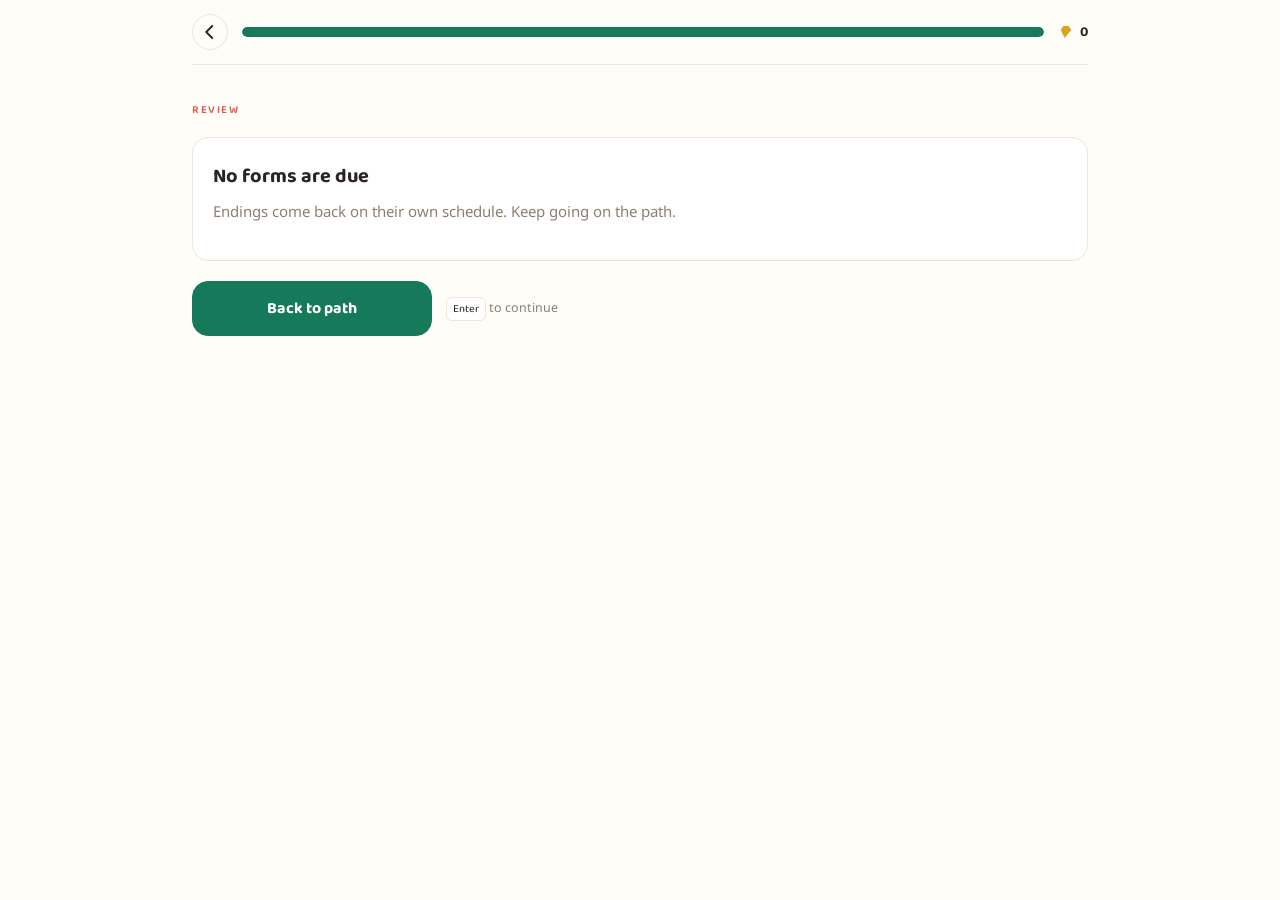
<file: grammar.html>
<!doctype html>
<html lang="en">
<head>
<meta charset="utf-8">
<meta name="viewport" content="width=device-width, initial-scale=1, viewport-fit=cover">
<title>Rhema — Grammar</title>
<script src="js/recover.js"></script>
<meta name="theme-color" content="#16795A">
<link rel="manifest" href="manifest.json">
<link rel="icon" href="icons/icon.svg" type="image/svg+xml">
<link rel="apple-touch-icon" href="icons/apple-touch-icon.png">
<meta name="apple-mobile-web-app-capable" content="yes">
<meta name="apple-mobile-web-app-status-bar-style" content="black-translucent">
<meta name="apple-mobile-web-app-title" content="Rhema">
<link rel="preconnect" href="https://fonts.googleapis.com">
<link rel="stylesheet" href="https://fonts.googleapis.com/css2?family=Baloo+2:wght@600;700;800&family=EB+Garamond:wght@500;600;700&family=Space+Grotesk:wght@500;600;700&family=Noto+Sans:wght@400;500;600;700&family=Noto+Serif:wght@400;600;700&display=swap">
<link rel="stylesheet" href="css/base.css">
<link rel="stylesheet" href="css/theme-classic.css">
<link rel="stylesheet" href="css/theme-lexis.css">
<link rel="stylesheet" href="css/theme-nous.css">
</head>
<body>

<div class="app-shell">

  <div class="drill-top">
    <button class="icon-btn" id="backBtn" type="button" aria-label="Back to path">
      <svg viewBox="0 0 24 24"><path d="M15 4l-8 8 8 8" fill="none" stroke="currentColor" stroke-width="2.5" stroke-linecap="round" stroke-linejoin="round"/></svg>
    </button>
    <div class="progress" aria-label="Lesson progress"><div class="progress-fill" id="progressFill"></div></div>
    <div class="stat gold">
      <svg class="stat-icon" viewBox="0 0 24 24"><path d="M4 9l4-6h8l4 6-10 12L4 9z" fill="currentColor"/></svg>
      <span id="xpStat">0</span>
    </div>
  </div>

  <div class="drill-body" id="body">
    <p style="color:var(--muted);font-size:13px">Loading…</p>
  </div>

  <div class="drill-footer" id="footer" hidden>
    <button class="btn" id="continueBtn" type="button">Continue</button>
  </div>

</div>

<script type="module">
  /*
    Grammar / verb lesson screen (Phase 3): paradigm tables → cell drills →
    real attested forms → principal parts. Logic: js/grammar.js. View: js/session-view.js.
    Also the due-forms review (?mode=due), chained after due vocab from the path.
  */
  import { initTheme } from './js/theme.js';
  import { initDev, devSkipButton, isDev } from './js/dev.js';
  import { initPwa } from './js/pwa.js';
  import { loadLesson, loadLexicon, loadParadigms, loadForms, loadIrregularVerbs } from './js/data.js';
  import { getProgress, getAllFormRecords, getFormRecord, updateFormRecord, getDueFormIds, addXp, recordActivity, markLessonCompleted, getSession, saveSession, clearSession } from './js/storage.js';
  import { scheduleReview } from './js/srs.js';
  import { buildGrammarSession, buildDueFormsSession, gradeGrammar, xpForGrammar, ratingForGrammar, requeueGrammar, PART_NAMES } from './js/grammar.js';
  import { parseSlots } from './js/morph.js';
  import { SessionView, escapeHtml } from './js/session-view.js';
  import { initSfx, playCorrect, playWrong, playComplete } from './js/sfx.js';
  import { initSpeech } from './js/speech.js';
  import { nextInChain, chainLabel } from './js/chain.js';

  initTheme();
  initPwa();
  initDev();
  initSpeech();
  initSfx();
  const view = new SessionView();
  const xpStat = document.getElementById('xpStat');
  xpStat.textContent = getProgress().xp;
  document.getElementById('backBtn').addEventListener('click', () => { location.href = 'index.html'; });

  const params = new URLSearchParams(location.search);
  const lessonId = params.get('lesson');
  const mode = params.get('mode') || (lessonId ? 'lesson' : 'due');
  const returnTo = /^[a-z]+\.html(\?[\w=&%.-]*)?$/i.test(params.get('return') || '') ? params.get('return') : 'index.html';

  const state = { lesson: null, steps: [], index: 0, answered: 0, correctFirstTry: 0, xpEarned: 0, missed: [] };

  main().catch((err) => { console.error(err); view.renderError(`Could not load this lesson: ${err.message}. Run from a local server (see README).`); });

  async function main() {
    const [paradigms, formsData, lexicon, irregular] = await Promise.all([loadParadigms(), loadForms(), loadLexicon(), loadIrregularVerbs()]);
    const paradigmsById = Object.fromEntries(paradigms.paradigms.map((p) => [p.id, p]));
    const records = getAllFormRecords();
    if (mode === 'lesson') {
      const { lesson } = await loadLesson(lessonId);
      state.lesson = lesson;
      document.title = `Rhema — ${lesson.sub}`;
    } else {
      document.title = 'Rhema — Review forms';
    }
    state.sessionKey = `grammar:${mode === 'lesson' ? lessonId : 'due'}`;
    const build = () => (mode === 'lesson'
      ? buildGrammarSession({ lesson: state.lesson, paradigmsById, forms: formsData.forms, lexicon, irregularVerbs: irregular.verbs, records })
      : buildDueFormsSession({ dueIds: getDueFormIds(), paradigmsById, irregularVerbs: irregular.verbs, records }));
    const saved = getSession(state.sessionKey);
    if (saved && saved.index > 0 && saved.index < saved.steps.length) {
      view.renderResume({ title: state.lesson ? state.lesson.sub : 'Forms review', detail: `You were ${saved.index} of ${saved.steps.length} steps in. Resume, or start again.` },
        () => { Object.assign(state, { steps: saved.steps, index: saved.index, answered: saved.answered, correctFirstTry: saved.correctFirstTry, xpEarned: saved.xpEarned, missed: saved.missed || [] }); renderStep(); },
        () => { clearSession(state.sessionKey); state.steps = build(); state.index = 0; if (!state.steps.length) { renderEmpty(); return; } renderStep(); });
      return;
    }
    state.steps = build();
    if (!state.steps.length) { renderEmpty(); return; }
    devSkipButton(() => { state.index = state.steps.length; renderStep(); });
    renderStep();
  }

  // ------------------------------------------------------------ steps

  function renderStep() {
    view.setProgress(state.index / Math.max(state.steps.length, 1));
    const step = state.steps[state.index];
    if (!step) { renderSummary(); return; }
    if (state.index > 0) saveSession(state.sessionKey, { steps: state.steps, index: state.index, answered: state.answered, correctFirstTry: state.correctFirstTry, xpEarned: state.xpEarned, missed: state.missed });
    const next = () => { state.index++; renderStep(); };
    if (step.kind === 'rule') return view.renderIntro({ kicker: 'First, the idea', html: ruleCard(step.rule), buttonLabel: 'Start' }, next);
    if (step.kind === 'paradigm') return view.renderIntro({ kicker: 'Paradigm', html: paradigmCard(step.paradigm), note: 'Read it aloud, top to bottom. You will be asked for these forms right away.', buttonLabel: 'Drill it' }, next);
    if (step.kind === 'parts') return view.renderIntro({ kicker: 'Strange verb', html: partsCard(step.verb), buttonLabel: 'Got it' }, next);
    renderQuestion(step);
  }

  function ruleCard(rule) {
    return `<div class="card">
      <div class="rule-title">${escapeHtml(rule.title)}</div>
      <p class="rule-body">${escapeHtml(rule.body)}</p>
      ${rule.examples && rule.examples.length ? `<div class="rule-examples">${rule.examples.map((e) => `<div class="rule-example"><span class="gr">${escapeHtml(e.gr)}</span><span class="en">${escapeHtml(e.en)}</span></div>`).join('')}</div>` : ''}
    </div>`;
  }

  const GENDER_LABEL = { M: 'masc.', F: 'fem.', N: 'neut.', '-': '' };
  const CASE_LABEL = { N: 'nom.', G: 'gen.', D: 'dat.', A: 'acc.', V: 'voc.' };
  const PERSON_LABEL = { 1: '1st', 2: '2nd', 3: '3rd' };

  function paradigmCard(p) {
    let table = '';
    const byParse = Object.fromEntries(p.cells.map((c) => [c.parse, c]));
    if (p.kind === 'verbal') {
      const rows = ['1', '2', '3'].map((person) => {
        const cells = ['S', 'P'].map((num) => {
          const c = p.cells.find((x) => x.parse[0] === person && x.parse[5] === num);
          return `<td class="gr">${c ? escapeHtml(c.form) : '—'}</td>`;
        }).join('');
        return `<tr><th>${PERSON_LABEL[person]}</th>${cells}</tr>`;
      }).join('');
      table = `<table class="paradigm"><thead><tr><th></th><th>singular</th><th>plural</th></tr></thead><tbody>${rows}</tbody></table>`;
    } else if (p.kind === 'infinitive') {
      table = `<table class="paradigm"><tbody>${p.cells.map((c) => { const s = parseSlots(c.parse); return `<tr><th>${escapeHtml([s.tense, s.voice].filter(Boolean).join(' '))}</th><td class="gr">${escapeHtml(c.form)}</td></tr>`; }).join('')}</tbody></table>`;
    } else {
      const genders = [...new Set(p.cells.map((c) => c.parse[6]))];
      const cases = [...new Set(p.cells.map((c) => c.parse[4]))];
      const head = `<tr><th></th>${genders.map((g) => `<th colspan="2">${GENDER_LABEL[g]}</th>`).join('')}</tr><tr><th></th>${genders.map(() => '<th>sg.</th><th>pl.</th>').join('')}</tr>`;
      const rows = cases.map((cs) => `<tr><th>${CASE_LABEL[cs]}</th>${genders.map((g) => ['S', 'P'].map((n) => {
        const c = p.cells.find((x) => x.parse[4] === cs && x.parse[5] === n && x.parse[6] === g);
        return `<td class="gr">${c ? escapeHtml(c.form) : '—'}</td>`;
      }).join('')).join('')}</tr>`).join('');
      table = `<table class="paradigm"><thead>${head}</thead><tbody>${rows}</tbody></table>`;
    }
    return `<div class="card">
      <div class="rule-title">${escapeHtml(p.title)}</div>
      <div class="paradigm-wrap">${table}</div>
      <p class="rule-body" style="font-size:14px">${escapeHtml(p.note)}</p>
    </div>`;
  }

  function partsCard(v) {
    return `<div class="card">
      <div class="rule-title">${escapeHtml(v.lemma)} <span style="font-weight:400;color:var(--muted);font-size:15px">— ${escapeHtml(v.gloss)}</span></div>
      <table class="paradigm parts"><tbody>${v.parts.map((part, i) => `<tr><th>${PART_NAMES[i]}</th><td class="gr">${part ? escapeHtml(part) : '<span style="color:var(--muted)">—</span>'}</td></tr>`).join('')}</tbody></table>
      ${v.note ? `<p class="rule-body" style="font-size:14px">${escapeHtml(v.note)}</p>` : ''}
    </div>`;
  }

  function kickerFor(step) {
    const base = step.attempt > 1 ? 'Try again' : (mode === 'due' ? 'Review' : 'Practice');
    const label = { 'parse-mc': 'parse the form', 'form-type': 'produce the form', 'attested-mc': 'real New Testament form', 'part-mc': 'principal parts', 'part-lemma-mc': 'principal parts', 'part-type': 'produce the part' }[step.format] || '';
    return `${base} · ${label}`;
  }

  function renderQuestion(step) {
    const spec = { kicker: kickerFor(step), prompt: step.prompt, promptGreek: step.promptGreek !== false, hint: step.hint || '', speak: step.promptGreek !== false ? step.prompt : null };
    if (step.typed) spec.typed = step.typed; else spec.options = step.options;
    view.renderQuestion(spec, (input) => answer(step, input));
  }

  function answer(step, input) {
    const ok = gradeGrammar(step, input);
    view.markAnswer({ correctId: step.answerId || null, chosenId: step.options ? input : null, ok });
    if (ok) playCorrect(); else playWrong();
    const rating = ratingForGrammar(step, ok);
    if (rating) {
      const prev = getFormRecord(step.srsId);
      updateFormRecord(step.srsId, { ...scheduleReview(prev, rating), lapses: ((prev && prev.lapses) || 0) + (ok ? 0 : 1) });
    }
    const xp = xpForGrammar(step, ok);
    if (xp) { state.xpEarned += xp; xpStat.textContent = addXp(xp).xp; }
    state.answered++;
    if (ok && step.attempt === 1) state.correctFirstTry++;
    if (!ok) { state.missed.push(step); requeueGrammar(state.steps, state.index, step); }
    const reason = isDev() && step.srsId ? `${step.reason || ''} · ${step.srsId} ${JSON.stringify(getFormRecord(step.srsId))}` : step.reason;
    view.showFeedback({ ok, headline: ok ? 'Correct' : 'Not quite', answer: step.answer, reason, xp }, () => { state.index++; renderStep(); });
  }

  // ------------------------------------------------------------ end states

  function renderEmpty() {
    view.renderSummary({ kicker: 'Review', html: `<div class="card"><div class="rule-title">No forms are due</div><p class="rule-body" style="color:var(--muted)">Endings come back on their own schedule. Keep going on the path.</p></div>`,
      buttonLabel: nextInChain(params) ? chainLabel(params) : 'Back to path' }, () => { location.href = nextInChain(params) || returnTo; });
  }

  function renderSummary() {
    clearSession(state.sessionKey);
    const retries = state.steps.filter((s) => s.kind === 'question' && s.attempt > 1).length;
    const accuracy = Math.round((state.correctFirstTry / Math.max(state.answered - retries, 1)) * 100);
    if (state.answered > 0) recordActivity();
    if (state.answered > 0) playComplete();
    const hasVocab = state.lesson && state.lesson.vocab && state.lesson.vocab.length;
    if (state.lesson && !hasVocab && state.answered > 0) markLessonCompleted(state.lesson.id);
    const progress = getProgress();
    const missed = [...new Map(state.missed.map((s) => [s.answer, s])).values()];
    const title = state.lesson ? state.lesson.sub : 'Forms review';
    view.renderSummary({
      kicker: state.lesson ? 'Grammar done' : 'Review complete',
      html: `<div class="card">
        <div class="rule-title">${escapeHtml(title)}</div>
        <div class="summary-stats">
          <div class="summary-stat"><b>${state.answered - retries}</b><span>questions</span></div>
          <div class="summary-stat"><b>${accuracy}%</b><span>first try</span></div>
          <div class="summary-stat"><b>+${state.xpEarned}</b><span>xp</span></div>
        </div>
        <p class="rule-body" style="color:var(--muted);font-size:13px">Streak: ${progress.streak} day${progress.streak === 1 ? '' : 's'}. Every ending you answered is now scheduled like a word.${hasVocab ? ' Next: the lesson’s words.' : ''}</p>
        ${missed.length ? `<div class="summary-list"><div style="font-size:12px;text-transform:uppercase;letter-spacing:.8px;color:var(--muted)">Missed</div>` + missed.map((m) => `<div>${escapeHtml(m.answer)}</div>`).join('') + `</div>` : ''}
      </div>`,
      buttonLabel: hasVocab ? 'Continue to the words' : nextInChain(params) ? chainLabel(params) : (returnTo === 'index.html' ? 'Back to path' : 'Continue'),
    }, () => { location.href = hasVocab ? `drill.html?lesson=${encodeURIComponent(state.lesson.id)}` : (nextInChain(params) || returnTo); });
  }
</script>

</body>
</html>
</file>
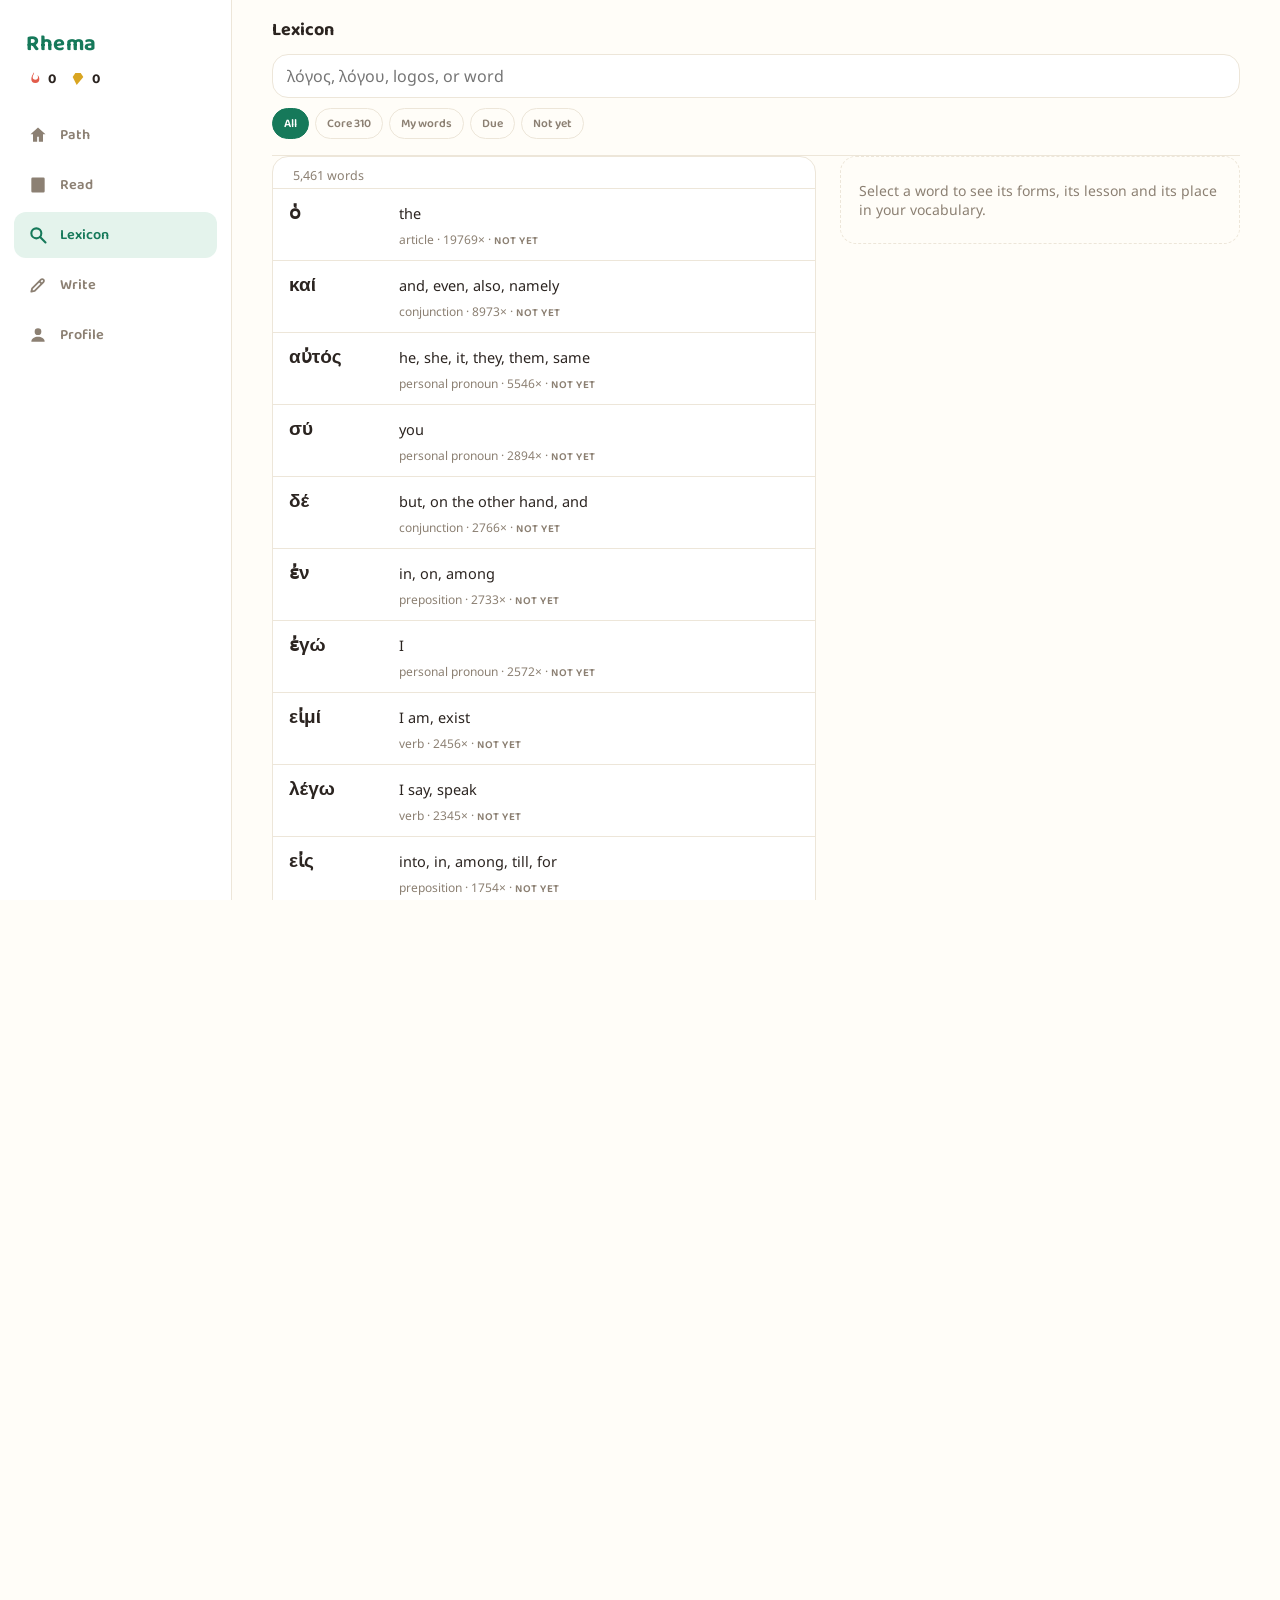
<file: lexicon.html>
<!doctype html>
<html lang="en">
<head>
<meta charset="utf-8">
<meta name="viewport" content="width=device-width, initial-scale=1, viewport-fit=cover">
<title>Rhema — Lexicon</title>
<script src="js/recover.js"></script>
<meta name="theme-color" content="#16795A">
<link rel="manifest" href="manifest.json">
<link rel="icon" href="icons/icon.svg" type="image/svg+xml">
<link rel="apple-touch-icon" href="icons/apple-touch-icon.png">
<meta name="apple-mobile-web-app-capable" content="yes">
<meta name="apple-mobile-web-app-status-bar-style" content="black-translucent">
<meta name="apple-mobile-web-app-title" content="Rhema">
<link rel="preconnect" href="https://fonts.googleapis.com">
<link rel="stylesheet" href="https://fonts.googleapis.com/css2?family=Baloo+2:wght@600;700;800&family=EB+Garamond:wght@500;600;700&family=Space+Grotesk:wght@500;600;700&family=Noto+Sans:wght@400;500;600;700&family=Noto+Serif:wght@400;600;700&display=swap">
<link rel="stylesheet" href="css/base.css">
<link rel="stylesheet" href="css/theme-classic.css">
<link rel="stylesheet" href="css/theme-lexis.css">
<link rel="stylesheet" href="css/theme-nous.css">
</head>
<body>

<div class="app-shell">

  <div class="topbar lex-bar">
    <div class="unit-title" style="margin:0;font-size:18px">Lexicon</div>
    <div class="lex-search">
      <input class="type-input" id="q" type="search" placeholder="λόγος, λόγου, logos, or word" autocapitalize="off" autocorrect="off" autocomplete="off" spellcheck="false" enterkeyhint="search" aria-label="Search the lexicon in Greek, any form, transliteration or English">
    </div>
    <div class="chips" id="chips">
      <button class="pill active" type="button" data-filter="all">All</button>
      <button class="pill" type="button" data-filter="core">Core 310</button>
      <button class="pill" type="button" data-filter="studied">My words</button>
      <button class="pill" type="button" data-filter="due">Due</button>
      <button class="pill" type="button" data-filter="new">Not yet</button>
    </div>
  </div>

  <div class="lex-layout">
    <div class="lex-body" id="body">
      <p style="padding:20px;color:var(--muted);font-size:13px">Loading…</p>
    </div>

    <div class="lex-detail">
      <div class="gloss-sheet" id="sheet" hidden>
        <button class="icon-btn sheet-close" id="sheetClose" type="button" aria-label="Close">
          <svg viewBox="0 0 24 24"><path d="M6 6l12 12M18 6L6 18" stroke="currentColor" stroke-width="2.5" stroke-linecap="round"/></svg>
        </button>
        <div id="sheetBody"></div>
      </div>
      <div class="lex-placeholder">Select a word to see its forms, its lesson and its place in your vocabulary.</div>
    </div>
  </div>

  <div class="bottom-nav" id="nav"></div>

</div>

<script type="module">
  /*
    Lexicon tab — every GNT lemma, frequency-ranked, searchable in Greek
    (accent-insensitive) or English, with the learner's status per word and a
    detail sheet: citation form, gloss, Strong's/GK, the lesson that teaches
    it, attested forms with parses, and "add to my words".
  */
  import { initTheme } from './js/theme.js';
  import { initDev } from './js/dev.js';
  import { initPwa } from './js/pwa.js';
  import { renderNav } from './js/nav.js';
  import { loadLexicon, loadForms, loadCurriculum, loadStrongs, strongsFor, loadOccurrences, loadStats, parseVerseId, loadSearchForms } from './js/data.js';
  import { getAllVocabRecords, getVocabItem, updateVocabItem } from './js/storage.js';
  import { scheduleReview } from './js/srs.js';
  import { searchLexiconDetailed, statusOf } from './js/lexicon.js';
  import { describeParse } from './js/morph.js';
  import { escapeHtml, speakerHtml } from './js/session-view.js';
  import { initSpeech } from './js/speech.js';

  initTheme();
  initPwa();
  initDev();
  initSpeech();
  renderNav(document.getElementById('nav'), 'lexicon');

  const PAGE = 120;
  const STATUS_LABEL = { strong: 'strong', learning: 'learning', due: 'due', new: 'not yet', 'gloss-only': 'rare' };
  const state = { lexicon: null, forms: null, records: {}, query: new URLSearchParams(location.search).get('q') || '', filter: 'all', shown: PAGE, lessonsById: new Map(), results: [] };

  const body = document.getElementById('body');
  const q = document.getElementById('q');
  const sheet = document.getElementById('sheet');
  q.value = state.query;
  q.addEventListener('input', () => { state.query = q.value; state.shown = PAGE; render(); });
  document.querySelectorAll('#chips .pill').forEach((b) => b.addEventListener('click', () => {
    state.filter = b.dataset.filter; state.shown = PAGE;
    document.querySelectorAll('#chips .pill').forEach((x) => x.classList.toggle('active', x === b));
    render();
  }));
  document.getElementById('sheetClose').addEventListener('click', () => { sheet.hidden = true; state.openItem = null; });

  main().catch((err) => { console.error(err); body.innerHTML = `<div class="card" style="margin:20px">Could not load: ${escapeHtml(err.message)}.</div>`; });

  async function main() {
    const [lexicon, curriculum] = await Promise.all([loadLexicon(), loadCurriculum()]);
    state.lexicon = lexicon;
    state.records = getAllVocabRecords();
    for (const u of curriculum.units) for (const l of u.lessons) state.lessonsById.set(l.id, { ...l, unit: u });
    render();
    loadForms().then((f) => { state.forms = f.forms; refreshOpen(); });
    // Secondary data arrives after first paint; if a detail is open, refresh it so the extra sections appear.
    const refreshOpen = () => { if (state.openItem) openDetail(state.openItem); };
    loadStrongs().then((s) => { state.strongs = s; refreshOpen(); }).catch(() => {});
    loadOccurrences().then((o) => { state.occ = o; refreshOpen(); }).catch(() => {});
    loadStats().then((st) => { state.bookNames = Object.fromEntries(st.books.map((b) => [b.book, b.name])); refreshOpen(); }).catch(() => {});
    // every inflected form (θεοῦ, ἠγάπησεν…), so a word copied from a verse is found; re-run the search once it arrives
    loadSearchForms().then((idx) => { state.formIndex = idx; if (state.query) render(); }).catch(() => {});
    if (state.query) { const first = searchLexiconDetailed(lexicon.items, { query: state.query })[0]; if (first && first.item.lemma === state.query) openDetail(first.item); }
  }

  function render() {
    state.results = searchLexiconDetailed(state.lexicon.items, { query: state.query, filter: state.filter, records: state.records, formIndex: state.formIndex });
    const rows = state.results.slice(0, state.shown);
    body.innerHTML = `
      <div class="lex-count">${state.results.length.toLocaleString()} word${state.results.length === 1 ? '' : 's'}${state.query ? ` for “${escapeHtml(state.query)}”` : ''}</div>
      <div class="lex-list">${rows.map(({ item: it, via }) => {
        const st = statusOf(it, state.records);
        return `<button class="lex-row" type="button" data-id="${escapeHtml(it.id)}">
          <span class="lex-lemma">${escapeHtml(it.lemma)}${via ? `<span class="lex-via">${escapeHtml(via)}</span>` : ''}</span>
          <span class="lex-gloss">${escapeHtml(it.gloss)}</span>
          <span class="lex-meta">${escapeHtml(it.pos)} · ${it.count}× · <span class="status ${st}">${STATUS_LABEL[st]}</span></span>
        </button>`;
      }).join('')}</div>
      ${state.results.length > state.shown ? `<div style="padding:12px 20px"><button class="btn secondary" id="more" type="button">Show ${Math.min(PAGE, state.results.length - state.shown)} more</button></div>` : ''}`;
    body.querySelectorAll('.lex-row').forEach((r) => r.addEventListener('click', () => openDetail(state.lexicon.byId.get(r.dataset.id))));
    const more = document.getElementById('more');
    if (more) more.addEventListener('click', () => { state.shown += PAGE; render(); });
  }

  function lessonHref(l) {
    if (!l) return null;
    const hasGrammar = (l.paradigms && l.paradigms.length) || l.irregularCount;
    return l.type === 'alphabet' ? `alphabet.html?lesson=${l.id}` : l.type === 'reading' ? `reading.html?lesson=${l.id}` : hasGrammar ? `grammar.html?lesson=${l.id}` : `drill.html?lesson=${l.id}`;
  }

  function openDetail(it) {
    state.openItem = it;
    const rec = getVocabItem(it.id);
    const st = statusOf(it, state.records);
    const lesson = it.lesson ? state.lessonsById.get(it.lesson) : null;
    const forms = (state.forms && state.forms[it.id]) || [];
    const strongs = strongsFor(it, state.strongs);
    const schedulable = it.count >= 10;
    const occ = (state.occ && state.occ[it.id]) || [];
    const refLabel = (id) => { const r = parseVerseId(id); return `${(state.bookNames && state.bookNames[r.slug]) || r.slug} ${r.chapter}:${r.verse}`; };
    const readHref = (id) => { const r = parseVerseId(id); return `read.html?book=${r.slug}&chapter=${r.chapter}&verse=${r.verse}&lemma=${encodeURIComponent(it.id)}`; };
    const fmt = (n) => Number(n).toLocaleString();
    const nums = (v) => (Array.isArray(v) ? v.join('/') : v);
    // Compact by default; every long block has a toggle so the full text is one tap away.
    const DEF_SHORT = 120, FORMS_SHORT = 5, OCC_SHORT = 6;
    const clip = (t) => { const x = String(t || ''); if (x.length <= DEF_SHORT) return null; const cut = x.slice(0, DEF_SHORT); return cut.slice(0, Math.max(cut.lastIndexOf(' '), 100)) + '…'; };
    const more = (id, label) => `<button class="more-toggle" type="button" data-more="${id}" data-label="${escapeHtml(label)}">${escapeHtml(label)}</button>`;
    const formRow = (r) => `<div class="lex-form"><span class="greek">${escapeHtml(r[0])}</span><span>${escapeHtml(describeParse(r[1], r[2]))}</span><span class="n">${fmt(r[3])}×</span></div>`;
    const occChip = (id) => `<a class="xref" href="${readHref(id)}">${escapeHtml(refLabel(id))}</a>`;
    const statusLine = rec
      ? `<span class="status ${st}">${STATUS_LABEL[st]}</span> · next review ${rec.dueDate ? new Date(rec.dueDate).toLocaleDateString() : '—'}`
      : schedulable ? 'not studied yet' : 'rare, gloss only';
    document.getElementById('sheetBody').innerHTML = `
      <div class="drawer-head lex-head">
        <div class="gloss-head"><span class="gloss-form">${escapeHtml(it.citation)}${speakerHtml(it.lemma, { small: true })}</span></div>
        <div class="lex-sub"><span class="gloss-pos">${escapeHtml(it.pos)}</span> · ${escapeHtml(it.gloss)}</div>
      </div>
      <div class="sheet-scroll lex-sheet-body">
        <div class="gloss-status">${fmt(it.count)}× · rank ${fmt(it.rank)}${it.strongs ? ` · G${nums(it.strongs)}` : ''}${it.gk ? ` · GK ${nums(it.gk)}` : ''} · ${statusLine}</div>
        ${lesson ? `<div class="gloss-status">Taught in <a href="${lessonHref(lesson)}">${escapeHtml(lesson.unit.kicker)} · ${escapeHtml(lesson.sub)}</a></div>` : ''}
        ${strongs.map((x, i) => { const short = clip(x.def); return `<div class="strongs"><div><span class="k">Strong's G${x.number}</span> <span class="pron">${escapeHtml(x.translit || '')}${x.pron && x.pron !== x.translit ? ` · ${escapeHtml(x.pron)}` : ''}</span></div>
          ${short ? `<div data-short="def${i}">${escapeHtml(short)}</div><div data-full="def${i}" hidden>${escapeHtml(x.def)}${x.see && x.see.length ? `<div class="gloss-status">See also ${x.see.map((n) => 'G' + n).join(', ')}</div>` : ''}</div>${more(`def${i}`, 'Full definition')}`
            : `<div>${escapeHtml(x.def)}</div>`}</div>`; }).join('')}
        ${forms.length ? `<div class="lex-forms"><div class="lex-section">Forms · ${forms.length}</div>${forms.slice(0, FORMS_SHORT).map(formRow).join('')}${forms.length > FORMS_SHORT ? `<div data-full="forms" hidden>${forms.slice(FORMS_SHORT).map(formRow).join('')}</div>${more('forms', `All ${forms.length} forms`)}` : ''}</div>` : ''}
        ${occ.length ? `<div class="lex-forms"><div class="lex-section">In the New Testament</div><div class="xref-list">${occ.slice(0, OCC_SHORT).map(occChip).join('')}<span data-full="occ" hidden class="occ-more">${occ.slice(OCC_SHORT).map(occChip).join('')}</span></div>${occ.length > OCC_SHORT ? more('occ', `${occ.length - OCC_SHORT} more verses`) : ''}</div>` : ''}
        <div class="lex-actions">
          ${!rec && schedulable ? `<button class="btn secondary" id="addWord" type="button">Add to my words</button>` : ''}
          ${occ.length ? `<a class="btn secondary" href="${readHref(occ[0])}">Read in context</a>` : ''}
        </div>
      </div>`;
    sheet.hidden = false;
    const scroller = sheet.querySelector('.sheet-scroll'); if (scroller) scroller.scrollTop = 0;
    sheet.querySelectorAll('[data-more]').forEach((b) => b.addEventListener('click', () => {
      const id = b.dataset.more;
      const full = sheet.querySelector(`[data-full="${id}"]`); const short = sheet.querySelector(`[data-short="${id}"]`);
      const open = full.hidden;
      full.hidden = !open; if (short) short.hidden = open;
      b.textContent = open ? 'Show less' : b.dataset.label;
    }));
    const add = document.getElementById('addWord');
    if (add) add.addEventListener('click', () => {
      updateVocabItem(it.id, { ...scheduleReview(null, 'miss'), lapses: 0, format: 'lexicon' });
      state.records = getAllVocabRecords();
      add.disabled = true; add.textContent = 'Added — due in your next review';
      render();
    });
  }
</script>

</body>
</html>
</file>
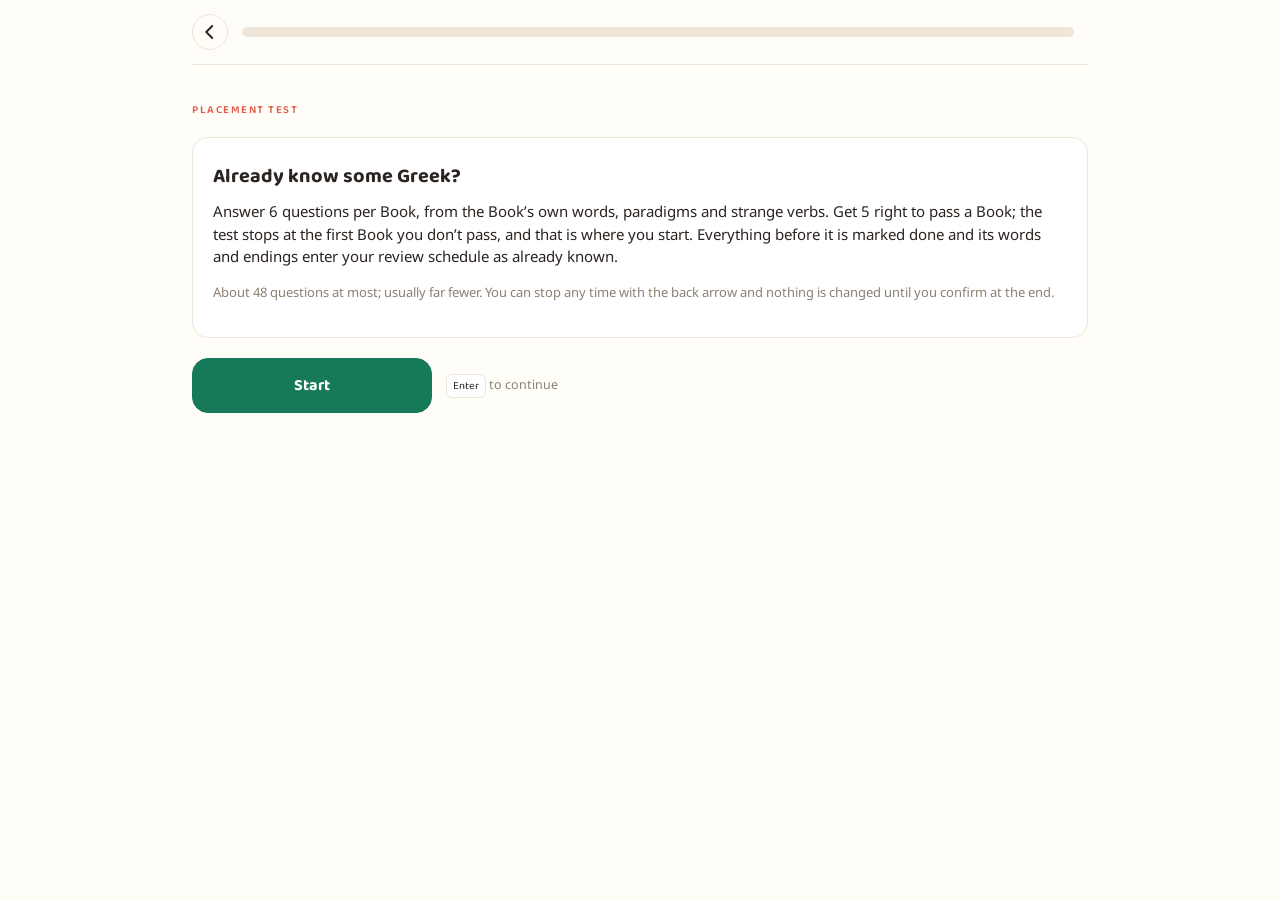
<file: placement.html>
<!doctype html>
<html lang="en">
<head>
<meta charset="utf-8">
<meta name="viewport" content="width=device-width, initial-scale=1, viewport-fit=cover">
<title>Rhema — Placement test</title>
<script src="js/recover.js"></script>
<meta name="theme-color" content="#16795A">
<link rel="manifest" href="manifest.json">
<link rel="icon" href="icons/icon.svg" type="image/svg+xml">
<link rel="apple-touch-icon" href="icons/apple-touch-icon.png">
<meta name="apple-mobile-web-app-capable" content="yes">
<meta name="apple-mobile-web-app-status-bar-style" content="black-translucent">
<meta name="apple-mobile-web-app-title" content="Rhema">
<link rel="preconnect" href="https://fonts.googleapis.com">
<link rel="stylesheet" href="https://fonts.googleapis.com/css2?family=Baloo+2:wght@600;700;800&family=EB+Garamond:wght@500;600;700&family=Space+Grotesk:wght@500;600;700&family=Noto+Sans:wght@400;500;600;700&family=Noto+Serif:wght@400;600;700&display=swap">
<link rel="stylesheet" href="css/base.css">
<link rel="stylesheet" href="css/theme-classic.css">
<link rel="stylesheet" href="css/theme-lexis.css">
<link rel="stylesheet" href="css/theme-nous.css">
</head>
<body>

<div class="app-shell">

  <div class="drill-top">
    <button class="icon-btn" id="backBtn" type="button" aria-label="Back to path">
      <svg viewBox="0 0 24 24"><path d="M15 4l-8 8 8 8" fill="none" stroke="currentColor" stroke-width="2.5" stroke-linecap="round" stroke-linejoin="round"/></svg>
    </button>
    <div class="progress" aria-label="Test progress"><div class="progress-fill" id="progressFill"></div></div>
    <div class="unit-sub" id="bookLabel" style="margin:0;white-space:nowrap"></div>
  </div>

  <div class="drill-body" id="body">
    <p style="color:var(--muted);font-size:13px">Loading…</p>
  </div>

  <div class="drill-footer" id="footer" hidden>
    <button class="btn" id="continueBtn" type="button">Continue</button>
  </div>

</div>

<script type="module">
  /*
    Placement test: six questions per grammar Book, in order, stopping at the
    first Book not passed. Logic: js/placement.js. View: js/session-view.js.
  */
  import { initTheme } from './js/theme.js';
  import { initDev, devSkipButton } from './js/dev.js';
  import { initPwa } from './js/pwa.js';
  import { loadCurriculum, loadUnit, loadLexicon, loadParadigms, loadIrregularVerbs } from './js/data.js';
  import { markLessonCompleted, updateVocabItem, updateFormRecord, getVocabItem, getFormRecord, getSession, saveSession, clearSession } from './js/storage.js';
  import { buildPlacement, placementIndex, knownRecords, QUESTIONS_PER_BOOK, PASS_MARK } from './js/placement.js';
  import { SessionView, escapeHtml } from './js/session-view.js';
  import { initSfx, playCorrect, playWrong, playComplete } from './js/sfx.js';
  import { initSpeech } from './js/speech.js';

  initTheme(); initPwa(); initDev(); initSpeech(); initSfx();
  const view = new SessionView();
  document.getElementById('backBtn').addEventListener('click', () => { location.href = 'index.html'; });
  const bookLabel = document.getElementById('bookLabel');

  const state = { books: [], b: 0, q: 0, scores: [], paradigmsById: null, irregular: null, units: [] };

  main().catch((err) => { console.error(err); view.renderError(`Could not load the placement test: ${err.message}.`); });

  async function main() {
    const [curriculum, lexicon, paradigms, irregular] = await Promise.all([loadCurriculum(), loadLexicon(), loadParadigms(), loadIrregularVerbs()]);
    const grammarUnits = curriculum.units.filter((u) => u.track === 'grammar');
    state.units = await Promise.all(grammarUnits.map((u) => loadUnit(u.id)));
    state.paradigmsById = Object.fromEntries(paradigms.paradigms.map((p) => [p.id, p]));
    state.irregular = irregular.verbs;
    state.books = buildPlacement({ units: state.units, lexicon, paradigmsById: state.paradigmsById, irregularVerbs: state.irregular });
    devSkipButton(() => { state.scores = state.books.map(() => 6); renderResult(); }, 'Pass all');
    const saved = getSession('placement');
    if (saved && (saved.b > 0 || saved.q > 0)) {
      view.renderResume({ title: 'Placement test', detail: `You were on ${state.units[saved.b].kicker}, question ${saved.q + 1}. Resume, or start the test again.` },
        () => { state.books = saved.books; state.b = saved.b; state.q = saved.q; state.scores = saved.scores; renderQuestion(); },
        () => { clearSession('placement'); renderIntro(); });
      return;
    }
    renderIntro();
  }

  function renderIntro() {
    bookLabel.textContent = '';
    view.renderIntro({
      kicker: 'Placement test',
      html: `<div class="card">
        <div class="rule-title">Already know some Greek?</div>
        <p class="rule-body">Answer ${QUESTIONS_PER_BOOK} questions per Book, from the Book’s own words, paradigms and strange verbs. Get ${PASS_MARK} right to pass a Book; the test stops at the first Book you don’t pass, and that is where you start. Everything before it is marked done and its words and endings enter your review schedule as already known.</p>
        <p class="rule-body" style="color:var(--muted);font-size:13px">About ${state.books.length * QUESTIONS_PER_BOOK} questions at most; usually far fewer. You can stop any time with the back arrow and nothing is changed until you confirm at the end.</p>
      </div>`,
      buttonLabel: 'Start',
    }, () => { state.b = 0; state.q = 0; state.scores = []; renderQuestion(); });
  }

  function renderQuestion() {
    const book = state.books[state.b];
    const q = book.questions[state.q];
    if (state.b > 0 || state.q > 0) saveSession('placement', { books: state.books, b: state.b, q: state.q, scores: state.scores });
    const total = state.books.length * QUESTIONS_PER_BOOK;
    view.setProgress((state.b * QUESTIONS_PER_BOOK + state.q) / total);
    bookLabel.textContent = book.unit.kicker;
    view.renderQuestion({
      kicker: `${book.unit.kicker} · ${book.unit.sub} · question ${state.q + 1} of ${book.questions.length}`,
      prompt: q.prompt, promptGreek: q.promptGreek !== false, hint: q.hint, options: q.options, speak: q.promptGreek !== false ? q.prompt : null,
    }, (input) => {
      const ok = input === q.answerId;
      view.markAnswer({ correctId: q.answerId, chosenId: input, ok });
      if (ok) playCorrect(); else playWrong();
      state.scores[state.b] = (state.scores[state.b] || 0) + (ok ? 1 : 0);
      view.showFeedback({ ok, headline: ok ? 'Correct' : 'Not quite', answer: q.answer, reason: q.reason }, next);
    });
  }

  function next() {
    const book = state.books[state.b];
    state.q++;
    if (state.q < book.questions.length) { renderQuestion(); return; }
    // Book finished
    const passed = (state.scores[state.b] || 0) >= PASS_MARK;
    if (passed && state.b < state.books.length - 1) { state.b++; state.q = 0; renderQuestion(); return; }
    renderResult();
  }

  function renderResult() {
    clearSession('placement');
    view.setProgress(1);
    const idx = placementIndex(state.scores);
    const passedUnits = state.units.slice(0, idx);
    const target = state.units[idx];
    const known = knownRecords(passedUnits, state.paradigmsById, state.irregular);
    const rows = state.scores.map((sc, i) => `<div class="book-result"><span><b>${escapeHtml(state.units[i].kicker)}</b> · ${escapeHtml(state.units[i].sub)}</span><span class="${sc >= PASS_MARK ? 'pass' : 'fail'}">${sc} / ${state.books[i].questions.length}</span></div>`).join('');
    const where = target ? `${target.kicker}: ${target.sub}` : 'Book IX: Read John';
    view.renderSummary({
      kicker: 'Your placement',
      html: `<div class="card">
        <div class="rule-title">Start at ${escapeHtml(where)}</div>
        <div style="margin-top:8px">${rows}</div>
        <p class="rule-body" style="color:var(--muted);font-size:13px;margin-top:12px">${idx ? `Confirming marks ${known.lessons.length} lessons in ${idx} Book${idx > 1 ? 's' : ''} as complete and enters ${Object.keys(known.vocab).length} words and ${Object.keys(known.forms).length} endings into your review schedule, due for a light check in two weeks.` : 'Nothing is skipped: start with Book I.'}</p>
        ${idx ? `<div style="margin-top:12px"><button class="btn secondary" id="fromStart" type="button">No thanks, start from Book I</button></div>` : ''}
      </div>`,
      buttonLabel: idx ? `Start at ${target ? target.kicker : 'Book IX'}` : 'Start at Book I',
    }, () => { if (idx) apply(known); location.href = 'index.html'; });
    const fromStart = document.getElementById('fromStart');
    if (fromStart) fromStart.addEventListener('click', () => { location.href = 'index.html'; });
  }

  function apply(known) {
    for (const id of known.lessons) markLessonCompleted(id);
    for (const [id, rec] of Object.entries(known.vocab)) if (!getVocabItem(id)) updateVocabItem(id, rec);
    for (const [id, rec] of Object.entries(known.forms)) if (!getFormRecord(id)) updateFormRecord(id, rec);
  }
</script>

</body>
</html>
</file>
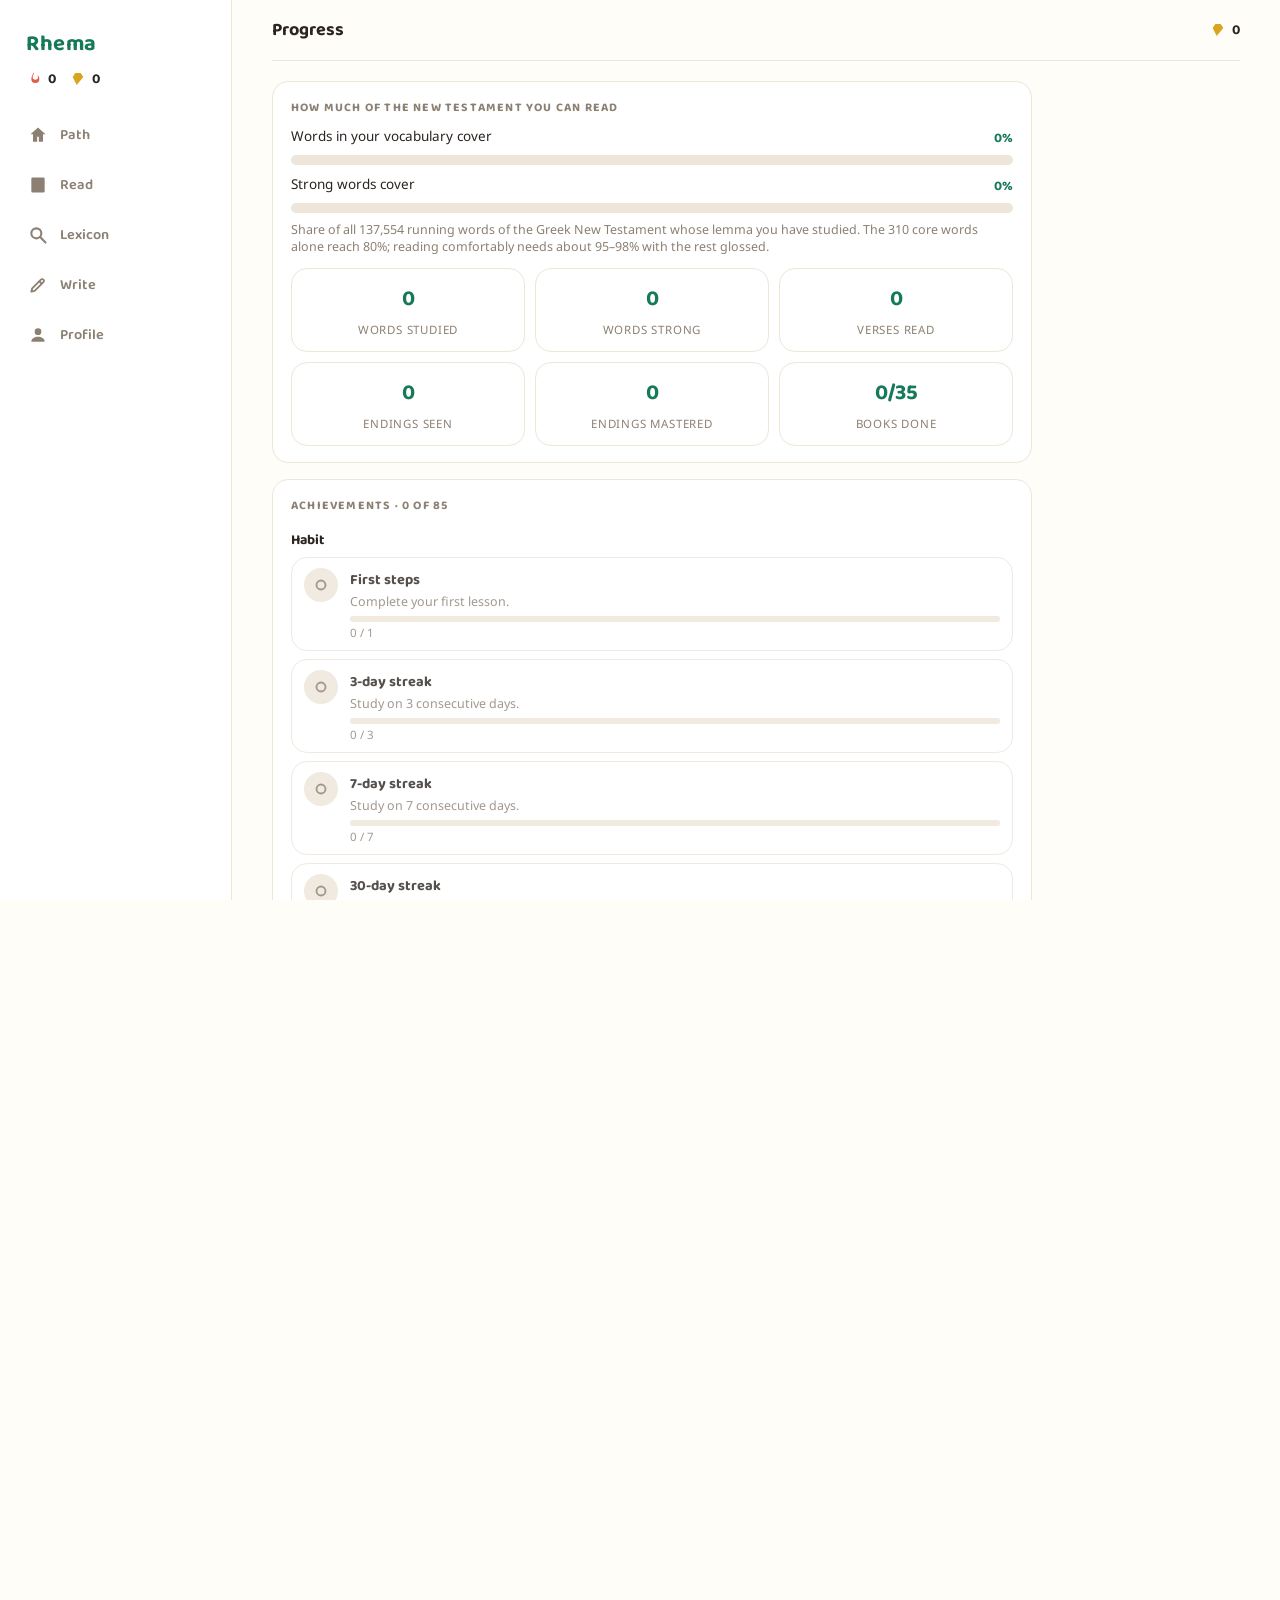
<file: progress.html>
<!doctype html>
<html lang="en">
<head>
<meta charset="utf-8">
<meta name="viewport" content="width=device-width, initial-scale=1, viewport-fit=cover">
<title>Rhema — Progress</title>
<script src="js/recover.js"></script>
<meta name="theme-color" content="#16795A">
<link rel="manifest" href="manifest.json">
<link rel="icon" href="icons/icon.svg" type="image/svg+xml">
<link rel="apple-touch-icon" href="icons/apple-touch-icon.png">
<meta name="apple-mobile-web-app-capable" content="yes">
<meta name="apple-mobile-web-app-status-bar-style" content="black-translucent">
<meta name="apple-mobile-web-app-title" content="Rhema">
<link rel="preconnect" href="https://fonts.googleapis.com">
<link rel="stylesheet" href="https://fonts.googleapis.com/css2?family=Baloo+2:wght@600;700;800&family=EB+Garamond:wght@500;600;700&family=Space+Grotesk:wght@500;600;700&family=Noto+Sans:wght@400;500;600;700&family=Noto+Serif:wght@400;600;700&display=swap">
<link rel="stylesheet" href="css/base.css">
<link rel="stylesheet" href="css/theme-classic.css">
<link rel="stylesheet" href="css/theme-lexis.css">
<link rel="stylesheet" href="css/theme-nous.css">
</head>
<body>

<div class="app-shell">

  <div class="topbar">
    <div class="unit-title" style="margin:0;font-size:18px">Progress</div>
    <div class="stat gold">
      <svg class="stat-icon" viewBox="0 0 24 24"><path d="M4 9l4-6h8l4 6-10 12L4 9z" fill="currentColor"/></svg>
      <span id="xpStat">0</span>
    </div>
  </div>

  <div class="settings-body" id="body">
    <p style="color:var(--muted);font-size:13px">Loading…</p>
  </div>

  <div class="bottom-nav" id="nav"></div>

</div>

<script type="module">
  /*
    Progress tab — a single-player achievement board (there is no server, so
    no leaderboard). Opt-in via Settings → "Show Progress tab".
  */
  import { initTheme } from './js/theme.js';
  import { initDev } from './js/dev.js';
  import { initPwa } from './js/pwa.js';
  import { renderNav } from './js/nav.js';
  import { loadLexicon, loadCurriculum } from './js/data.js';
  import { readStore, recordAchievements } from './js/storage.js';
  import { evaluate, GROUP_ORDER } from './js/achievements.js';
  import { escapeHtml } from './js/session-view.js';

  initTheme();
  initPwa();
  initDev();
  renderNav(document.getElementById('nav'), 'progress');
  const body = document.getElementById('body');

  main().catch((err) => { console.error(err); body.innerHTML = `<div class="card">Could not load: ${escapeHtml(err.message)}.</div>`; });

  async function main() {
    const [lexicon, curriculum] = await Promise.all([loadLexicon(), loadCurriculum()]);
    const store = readStore();
    document.getElementById('xpStat').textContent = store.progress.xp;
    const r = evaluate({ store, curriculum, lexicon });
    const dates = recordAchievements(r.achievements.filter((a) => a.unlocked).map((a) => a.id));
    const pct = (x) => `${Math.round(x * 100)}%`;
    const groups = GROUP_ORDER.map((g) => [g, r.achievements.filter((a) => a.group === g)]).filter(([, l]) => l.length);
    body.innerHTML = `
      <section class="settings-section">
        <div class="settings-title">How much of the New Testament you can read</div>
        <div class="meter"><div class="meter-label"><span>Words in your vocabulary cover</span><b>${pct(r.coverage.known)}</b></div><div class="progress"><div class="progress-fill" style="width:${pct(r.coverage.known)}"></div></div></div>
        <div class="meter"><div class="meter-label"><span>Strong words cover</span><b>${pct(r.coverage.strong)}</b></div><div class="progress"><div class="progress-fill gold" style="width:${pct(r.coverage.strong)}"></div></div></div>
        <p class="settings-help" style="margin-top:8px">Share of all 137,554 running words of the Greek New Testament whose lemma you have studied. The 310 core words alone reach 80%; reading comfortably needs about 95–98% with the rest glossed.</p>
        <div class="stat-grid" style="margin-top:12px">
          ${[[r.counts.studied, 'words studied'], [r.counts.strong, 'words strong'], [r.counts.versesRead, 'verses read'], [r.counts.formsSeen, 'endings seen'], [r.counts.formsStrong, 'endings mastered'], [`${r.unitsDone}/${curriculum.units.length}`, 'books done']].map(([v, l]) => `<div class="summary-stat"><b>${v}</b><span>${l}</span></div>`).join('')}
        </div>
      </section>
      <section class="settings-section">
        <div class="settings-title">Achievements · ${r.unlockedCount} of ${r.achievements.length}</div>
        ${groups.map(([g, list]) => `
          <div class="ach-group">${escapeHtml(g)}</div>
          <div class="ach-list">${list.map((a) => `
            <div class="ach ${a.unlocked ? 'unlocked' : ''}">
              <div class="ach-badge">${a.unlocked ? '<svg viewBox="0 0 24 24"><path d="M5 12l5 5 9-10" fill="none" stroke="currentColor" stroke-width="3" stroke-linecap="round" stroke-linejoin="round"/></svg>' : '<svg viewBox="0 0 24 24"><circle cx="12" cy="12" r="6" fill="none" stroke="currentColor" stroke-width="2.5"/></svg>'}</div>
              <div class="ach-text">
                <div class="ach-title">${escapeHtml(a.title)}</div>
                <div class="ach-desc">${escapeHtml(a.desc)}${a.unlocked && dates[a.id] ? ` · unlocked ${dates[a.id]}` : ''}</div>
                ${a.unlocked ? '' : `<div class="progress ach-bar"><div class="progress-fill" style="width:${Math.round(a.fraction * 100)}%"></div></div><div class="ach-count">${typeof a.value === 'number' ? a.value.toLocaleString() : a.value} / ${a.target.toLocaleString()}</div>`}
              </div>
            </div>`).join('')}</div>`).join('')}
      </section>`;
  }
</script>

</body>
</html>
</file>
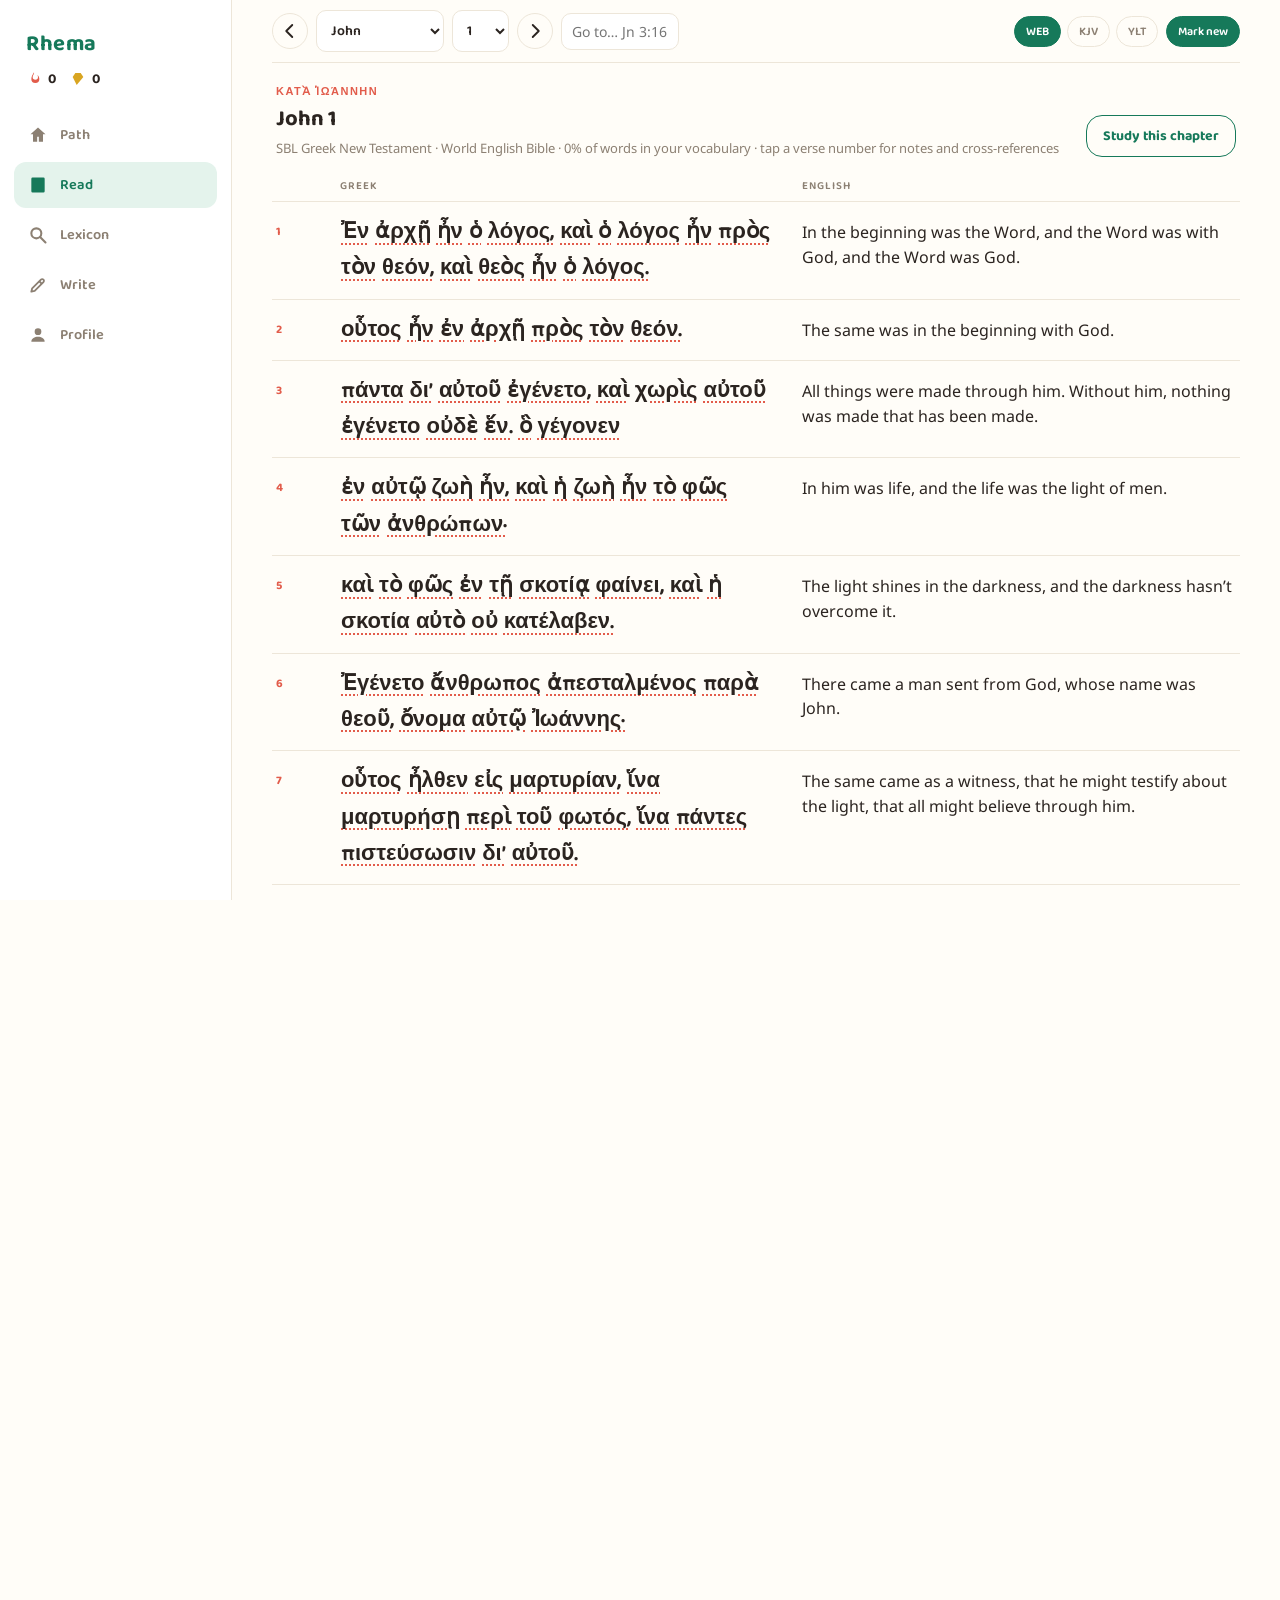
<file: read.html>
<!doctype html>
<html lang="en">
<head>
<meta charset="utf-8">
<meta name="viewport" content="width=device-width, initial-scale=1, viewport-fit=cover">
<title>Rhema — Read</title>
<script src="js/recover.js"></script>
<meta name="theme-color" content="#16795A">
<link rel="manifest" href="manifest.json">
<link rel="icon" href="icons/icon.svg" type="image/svg+xml">
<link rel="apple-touch-icon" href="icons/apple-touch-icon.png">
<meta name="apple-mobile-web-app-capable" content="yes">
<meta name="apple-mobile-web-app-status-bar-style" content="black-translucent">
<meta name="apple-mobile-web-app-title" content="Rhema">
<link rel="preconnect" href="https://fonts.googleapis.com">
<link rel="stylesheet" href="https://fonts.googleapis.com/css2?family=Baloo+2:wght@600;700;800&family=EB+Garamond:wght@500;600;700&family=Space+Grotesk:wght@500;600;700&family=Noto+Sans:wght@400;500;600;700&family=Noto+Serif:wght@400;600;700&display=swap">
<link rel="stylesheet" href="css/base.css">
<link rel="stylesheet" href="css/theme-classic.css">
<link rel="stylesheet" href="css/theme-lexis.css">
<link rel="stylesheet" href="css/theme-nous.css">
</head>
<body>

<div class="app-shell reader-shell">

  <div class="topbar reader-bar">
    <div class="reader-nav">
      <button class="icon-btn" id="prevCh" type="button" aria-label="Previous chapter">
        <svg viewBox="0 0 24 24"><path d="M15 4l-8 8 8 8" fill="none" stroke="currentColor" stroke-width="2.5" stroke-linecap="round" stroke-linejoin="round"/></svg>
      </button>
      <select class="select" id="bookSel" aria-label="Book"></select>
      <select class="select" id="chSel" aria-label="Chapter"></select>
      <button class="icon-btn" id="nextCh" type="button" aria-label="Next chapter">
        <svg viewBox="0 0 24 24"><path d="M9 4l8 8-8 8" fill="none" stroke="currentColor" stroke-width="2.5" stroke-linecap="round" stroke-linejoin="round"/></svg>
      </button>
      <form class="jump-form" id="jumpForm" autocomplete="off">
        <input class="jump-input" id="jumpInput" type="text" placeholder="Go to… Jn 3:16" aria-label="Go to reference" spellcheck="false">
        <span class="jump-note" id="jumpNote"></span>
      </form>
    </div>
    <div class="reader-tools">
      <div class="pill-group" id="trPills"></div>
      <button class="pill" id="markToggle" type="button" title="Underline words not yet in your vocabulary">Mark new</button>
    </div>
  </div>

  <div class="reader-body" id="body">
    <p style="padding:20px;color:var(--muted);font-size:13px">Loading…</p>
  </div>

  <div class="gloss-sheet" id="sheet" hidden>
    <button class="icon-btn sheet-close" id="sheetClose" type="button" aria-label="Close">
      <svg viewBox="0 0 24 24"><path d="M6 6l12 12M18 6L6 18" stroke="currentColor" stroke-width="2.5" stroke-linecap="round"/></svg>
    </button>
    <div class="drawer-head">
    <div class="drawer-tabs" id="drawerTabs">
      <button class="drawer-tab active" type="button" data-tab="word">Word</button>
      <button class="drawer-tab" type="button" data-tab="wp">Word Pictures</button>
      <button class="drawer-tab" type="button" data-tab="xref">Cross-refs</button>
    </div>
    </div>
    <div class="sheet-scroll" id="sheetBody"></div>
  </div>

  <div class="bottom-nav" id="nav"></div>

</div>

<script type="module">
  /*
    Read tab — parallel Greek / English reader over the whole NT (SBLGNT +
    WEB/KJV/YLT), Logos-style, with a study drawer: the tapped word (gloss,
    parse, Strong's), Robertson's Word Pictures for the verse, and Treasury
    of Scripture Knowledge cross-references. A jump box accepts references
    like "Jn 3:16". Not a lesson: nothing here is scheduled or scored.
  */
  import { initTheme } from './js/theme.js';
  import { initDev } from './js/dev.js';
  import { initPwa } from './js/pwa.js';
  import { renderNav } from './js/nav.js';
  import { loadBook, loadLexicon, loadCurriculum, loadStats, loadWordPictures, loadXrefs, loadStrongs, strongsFor } from './js/data.js';
  import { getSettings, setSettings, getAllVocabRecords } from './js/storage.js';
  import { annotate, isWordToken, normalizedForm, TRANSLATIONS } from './js/reading.js';
  import { describeParse, describePos } from './js/morph.js';
  import { parseReference } from './js/refs.js';
  import { escapeHtml, speakerHtml } from './js/session-view.js';
  import { initSpeech } from './js/speech.js';

  initTheme();
  initPwa();
  initDev();
  initSpeech();
  renderNav(document.getElementById('nav'), 'read');

  const params = new URLSearchParams(location.search);
  const settings = getSettings();
  const state = {
    books: [], slug: params.get('book') || (settings.lastRead && settings.lastRead.book) || 'john',
    chapter: Number(params.get('chapter')) || (settings.lastRead && settings.lastRead.chapter) || 1,
    targetVerse: Number(params.get('verse')) || null,
    highlightLemma: params.get('lemma') || null,
    translation: settings.translation || 'web', mark: settings.markUnknown !== false,
    lexicon: null, records: {}, lessons: new Map(), book: null,
    verse: null, word: null, tab: 'word', wp: null, xrefs: null, strongs: null,
  };

  const body = document.getElementById('body');
  const sheet = document.getElementById('sheet');
  const sheetBody = document.getElementById('sheetBody');
  document.getElementById('sheetClose').addEventListener('click', closeSheet);
  document.querySelectorAll('#drawerTabs .drawer-tab').forEach((t) => t.addEventListener('click', () => { state.tab = t.dataset.tab; renderSheet(); }));

  main().catch((err) => { console.error(err); body.innerHTML = `<div class="card" style="margin:20px">Could not load: ${escapeHtml(err.message)}. Run from a local server (see README).</div>`; });

  async function main() {
    const [stats, lexicon, curriculum] = await Promise.all([loadStats(), loadLexicon(), loadCurriculum()]);
    state.books = stats.books.slice().sort((a, b) => a.number - b.number);
    state.lexicon = lexicon;
    state.records = getAllVocabRecords();
    for (const u of curriculum.units) for (const l of u.lessons) if (l.reading && l.reading.from === 1) state.lessons.set(`${l.reading.book}-${l.reading.chapter}`, l.id);

    const bookSel = document.getElementById('bookSel');
    bookSel.innerHTML = state.books.map((b) => `<option value="${b.book}">${escapeHtml(b.name)}</option>`).join('');
    bookSel.addEventListener('change', () => go(bookSel.value, 1));
    document.getElementById('chSel').addEventListener('change', (e) => go(state.slug, Number(e.target.value)));
    document.getElementById('prevCh').addEventListener('click', () => step(-1));
    document.getElementById('nextCh').addEventListener('click', () => step(1));
    document.getElementById('trPills').innerHTML = TRANSLATIONS.map((t) => `<button class="pill" type="button" data-tr="${t.id}" title="${escapeHtml(t.name)}">${t.label}</button>`).join('');
    document.querySelectorAll('#trPills .pill').forEach((p) => p.addEventListener('click', () => { state.translation = p.dataset.tr; setSettings({ translation: state.translation }); render(); }));
    document.getElementById('markToggle').addEventListener('click', () => { state.mark = !state.mark; setSettings({ markUnknown: state.mark }); render(); });
    document.getElementById('jumpForm').addEventListener('submit', (e) => { e.preventDefault(); jump(document.getElementById('jumpInput').value); });
    loadStrongs().then((s) => { state.strongs = s; }).catch(() => {});
    await go(state.slug, state.chapter, state.targetVerse);
  }

  function bookMeta() { return state.books.find((b) => b.book === state.slug); }

  /** On phones the body is the scroller, on desktop the reader body; reset all of them. */
  function scrollToTop() {
    body.scrollTop = 0;
    document.body.scrollTop = 0;
    document.documentElement.scrollTop = 0;
    if (document.scrollingElement) document.scrollingElement.scrollTop = 0;
    window.scrollTo(0, 0);
  }

  // ---------------------------------------------------------------- navigation

  function jump(text) {
    const note = document.getElementById('jumpNote');
    const ref = parseReference(text);
    if (!ref) { note.textContent = 'Not a reference'; return; }
    if (!ref.nt) { note.textContent = `${ref.name} is Old Testament — only the New Testament is included`; return; }
    note.textContent = '';
    go(ref.slug, ref.chapter || 1, ref.verse);
    document.getElementById('jumpInput').value = '';
  }

  function step(delta) {
    const meta = bookMeta();
    let ch = state.chapter + delta;
    let slug = state.slug;
    if (ch < 1) { const i = state.books.findIndex((b) => b.book === slug); if (i === 0) return; slug = state.books[i - 1].book; ch = state.books[i - 1].chapters; }
    else if (ch > meta.chapters) { const i = state.books.findIndex((b) => b.book === slug); if (i === state.books.length - 1) return; slug = state.books[i + 1].book; ch = 1; }
    go(slug, ch);
  }

  async function go(slug, chapter, verse = null) {
    state.slug = slug; state.chapter = chapter; state.targetVerse = verse;
    if (!state.book || state.book.slug !== slug) {
      state.book = await loadBook(slug);
      state.wp = null; state.xrefs = null;
      const refresh = () => { if (!sheet.hidden) renderSheet(); };
      loadWordPictures(slug).then((d) => { if (state.book.slug === slug) { state.wp = d; refresh(); } }).catch(() => { state.wp = false; refresh(); });
      loadXrefs(slug).then((d) => { if (state.book.slug === slug) { state.xrefs = d; refresh(); } }).catch(() => { state.xrefs = false; refresh(); });
    }
    if (!state.book.chapters[String(chapter)]) { state.chapter = 1; chapter = 1; }
    setSettings({ lastRead: { book: slug, chapter } });
    history.replaceState(null, '', `?book=${slug}&chapter=${chapter}${verse ? `&verse=${verse}` : ''}`);
    const meta = bookMeta();
    document.getElementById('bookSel').value = slug;
    const chSel = document.getElementById('chSel');
    chSel.innerHTML = Array.from({ length: meta.chapters }, (_, i) => `<option value="${i + 1}">${i + 1}</option>`).join('');
    chSel.value = String(chapter);
    document.title = `Rhema — ${meta.name} ${chapter}${verse ? `:${verse}` : ''}`;
    state.verse = null; state.word = null;
    closeSheet();
    render();
    if (verse) {
      const row = document.getElementById(`${slug}-${chapter}-${verse}`);
      if (row) {
        row.classList.add('target'); row.scrollIntoView({ block: 'center' });
        const hit = state.highlightLemma && row.querySelector('.w.hit');
        if (hit) tapWord(hit); else selectVerse(verse, 'wp');
      }
      state.highlightLemma = null; // one-shot: later navigation shows the chapter plainly
    } else {
      scrollToTop();
    }
  }

  // ---------------------------------------------------------------- rendering

  function render() {
    document.querySelectorAll('#trPills .pill').forEach((p) => p.classList.toggle('active', p.dataset.tr === state.translation));
    document.getElementById('markToggle').classList.toggle('active', state.mark);
    const meta = bookMeta();
    const verses = Object.values(state.book.chapters[String(state.chapter)]);
    const lessonId = state.lessons.get(`${state.slug}-${state.chapter}`);
    const trName = TRANSLATIONS.find((t) => t.id === state.translation).name;
    let known = 0, tokens = 0;
    const rows = verses.map((v) => {
      const words = annotate(v, state.lexicon, state.records);
      for (const w of words) if (isWordToken(w)) { tokens++; if (w.known) known++; }
      const gr = words.map((w, i) => isWordToken(w)
        ? `<span class="w ${state.mark && !w.known ? 'unknown' : 'known'}${state.highlightLemma && w.l === state.highlightLemma ? ' hit' : ''}" data-v="${v.id}" data-i="${i}" role="button" tabindex="0">${escapeHtml(w.t)}</span>`
        : `<span class="punct">${escapeHtml(w.t)}</span>`).join(' ');
      const en = v.translations[state.translation] || Object.values(v.translations)[0] || '';
      const num = v.id.split('-').pop();
      return `<div class="pv-row" id="${v.id}"><div class="pv-num" data-verse="${num}" title="Study this verse" role="button" tabindex="0">${num}</div><div class="pv-gr" lang="grc">${gr}${speakerHtml(v.words.map((w) => w.t).join(' '), { small: true, verse: true })}</div><div class="pv-en">${escapeHtml(en)}</div></div>`;
    }).join('');
    body.innerHTML = `
      <div class="reader-head">
        <div>
          <div class="drill-kicker">${escapeHtml(state.book.greekTitle)}</div>
          <div class="unit-title" style="margin:0">${escapeHtml(meta.name)} ${state.chapter}</div>
          <div class="unit-sub">SBL Greek New Testament · ${escapeHtml(trName)} · ${tokens ? Math.round((known / tokens) * 100) : 0}% of words in your vocabulary · tap a verse number for notes and cross-references</div>
        </div>
        ${lessonId ? `<a class="btn secondary" href="reading.html?lesson=${encodeURIComponent(lessonId)}">Study this chapter</a>` : ''}
      </div>
      <div class="pv-head"><div></div><div>Greek</div><div>English</div></div>
      ${rows}
      <div class="reader-foot"><button class="btn secondary" id="footPrev" type="button">‹ Previous</button><button class="btn" id="footNext" type="button">Next chapter ›</button></div>
      <button class="fab fab-prev" id="fabPrev" type="button" aria-label="Previous chapter">‹</button>
      <button class="fab fab-next" id="fabNext" type="button" aria-label="Next chapter">›</button>`;
    body.querySelectorAll('.w').forEach((el) => el.addEventListener('click', () => tapWord(el)));
    body.querySelectorAll('.pv-num').forEach((el) => el.addEventListener('click', () => selectVerse(Number(el.dataset.verse), 'wp')));
    document.getElementById('footPrev').addEventListener('click', () => step(-1));
    document.getElementById('footNext').addEventListener('click', () => step(1));
    document.getElementById('fabPrev').addEventListener('click', () => step(-1));
    document.getElementById('fabNext').addEventListener('click', () => step(1));
  }

  function verseObj(num) {
    return Object.values(state.book.chapters[String(state.chapter)]).find((x) => x.id === `${state.slug}-${state.chapter}-${num}`);
  }

  function selectVerse(num, tab) {
    state.verse = num; state.word = null;
    if (tab) state.tab = tab;
    body.querySelectorAll('.pv-row.target').forEach((r) => r.classList.remove('target'));
    const row = document.getElementById(`${state.slug}-${state.chapter}-${num}`);
    if (row) row.classList.add('target');
    sheet.hidden = false;
    renderSheet();
  }

  function tapWord(el) {
    const num = Number(el.dataset.v.split('-').pop());
    const v = verseObj(num);
    const w = annotate(v, state.lexicon, state.records)[Number(el.dataset.i)];
    if (!w.item) return;
    body.querySelectorAll('.w.active').forEach((x) => x.classList.remove('active'));
    el.classList.add('active');
    state.verse = num; state.word = w; state.tab = 'word';
    body.querySelectorAll('.pv-row.target').forEach((r) => r.classList.remove('target'));
    sheet.hidden = false;
    renderSheet();
  }

  function closeSheet() {
    sheet.hidden = true;
    body.querySelectorAll('.w.active').forEach((el) => el.classList.remove('active'));
  }

  function renderSheet() {
    document.querySelectorAll('#drawerTabs .drawer-tab').forEach((t) => t.classList.toggle('active', t.dataset.tab === state.tab));
    const meta = bookMeta();
    const ref = state.verse ? `${meta.name} ${state.chapter}:${state.verse}` : `${meta.name} ${state.chapter}`;
    if (state.tab === 'word') { sheetBody.innerHTML = wordHtml(); wireWord(); return; }
    if (state.tab === 'wp') {
      if (!state.verse) { sheetBody.innerHTML = `<div class="drawer-ref">${escapeHtml(ref)}</div><div class="gloss-status">Tap a verse number to see Robertson's note on it.</div>`; return; }
      const text = state.wp && state.wp.chapters[String(state.chapter)] && state.wp.chapters[String(state.chapter)][String(state.verse)];
      const studyHref = `study.html?book=${state.slug}&chapter=${state.chapter}&verse=${state.verse}&focus=wp`;
      sheetBody.innerHTML = `<div class="drawer-ref">${escapeHtml(ref)} · Word Pictures</div>` +
        (state.wp === null ? '<div class="gloss-status">Loading…</div>' : text
          ? `<div class="wp-text">${wpMarkup(excerpt(text))}</div><a class="more-btn" href="${studyHref}">Read more →</a>`
          : '<div class="gloss-status">No note on this verse.</div>');
      return;
    }
    // cross-refs
    if (!state.verse) { sheetBody.innerHTML = `<div class="drawer-ref">${escapeHtml(ref)}</div><div class="gloss-status">Tap a verse number to see its cross-references.</div>`; return; }
    const refs = state.xrefs && state.xrefs.chapters[String(state.chapter)] && state.xrefs.chapters[String(state.chapter)][String(state.verse)];
    const XREF_SHOWN = 10;
    sheetBody.innerHTML = `<div class="drawer-ref">${escapeHtml(ref)} · Cross-references</div>` +
      (state.xrefs === null ? '<div class="gloss-status">Loading…</div>' : refs && refs.length
        ? `<div class="xref-list">${refs.slice(0, XREF_SHOWN).map((r) => `<button class="xref ${r.nt ? '' : 'ot'}" type="button" ${r.nt ? `data-book="${r.book}" data-chapter="${r.chapter}" data-verse="${r.from}"` : 'title="Old Testament — not included in this app"'}>${escapeHtml(r.ref)}</button>`).join('')}</div>${refs.length > XREF_SHOWN ? `<a class="more-btn" href="study.html?book=${state.slug}&chapter=${state.chapter}&verse=${state.verse}&focus=xref">All ${refs.length} →</a>` : ''}`
        : '<div class="gloss-status">No cross-references for this verse.</div>');
    sheetBody.querySelectorAll('.xref[data-book]').forEach((b) => b.addEventListener('click', () => go(b.dataset.book, Number(b.dataset.chapter), Number(b.dataset.verse))));
  }

  /** First paragraph (or so) of a note, for the compact drawer; the study page has the whole thing. */
  function excerpt(text, max = 320) {
    const first = text.split('\n\n')[0];
    if (first.length <= max) return first;
    const cut = first.slice(0, max);
    return cut.slice(0, Math.max(cut.lastIndexOf('. '), cut.lastIndexOf(' '))) + '…';
  }

  /** Bold the leading English lemma-phrase of each Word Pictures paragraph and mark Greek in parentheses. */
  function wpMarkup(text) {
    return escapeHtml(text).split('\n\n').map((p) => p.replace(/^([^(\n]{1,80}?)\s*\(([^)]*[Ͱ-Ͽ][^)]*)\)/, '<b>$1</b> (<span class="gr">$2</span>)')).join('\n\n');
  }

  function wordHtml() {
    const w = state.word;
    if (!w) return `<div class="drawer-ref">${escapeHtml(bookMeta().name)} ${state.chapter}${state.verse ? `:${state.verse}` : ''}</div><div class="gloss-status">Tap any Greek word for its form, parse and meaning.</div>`;
    const it = w.item;
    const status = w.known ? 'in your vocabulary' : w.glossOnly ? `rare (${it.count}× in the NT)` : 'not yet in your vocabulary';
    const strongs = strongsFor(it, state.strongs);
    return `
      <div class="gloss-head"><span class="gloss-form">${escapeHtml(normalizedForm(w))}${speakerHtml(normalizedForm(w), { small: true })}</span><span class="gloss-pos">${escapeHtml(describePos(w.p, w.m))}</span></div>
      <div class="gloss-parse">${escapeHtml(describeParse(w.p, w.m))}</div>
      <div class="gloss-lemma"><span class="k">from</span> <b>${escapeHtml(it.citation)}</b> — ${escapeHtml(it.gloss)}</div>
      <div class="gloss-status">${escapeHtml(status)} · rank ${it.rank}</div>
      ${strongs.length ? `<div class="gloss-status" style="margin-top:6px">${escapeHtml(excerpt(strongs[0].def, 140))}</div>` : ''}
      <a class="more-btn" href="lexicon.html?q=${encodeURIComponent(it.lemma)}">Read more in the Lexicon →</a>`;
  }

  function wireWord() {}
</script>

</body>
</html>
</file>
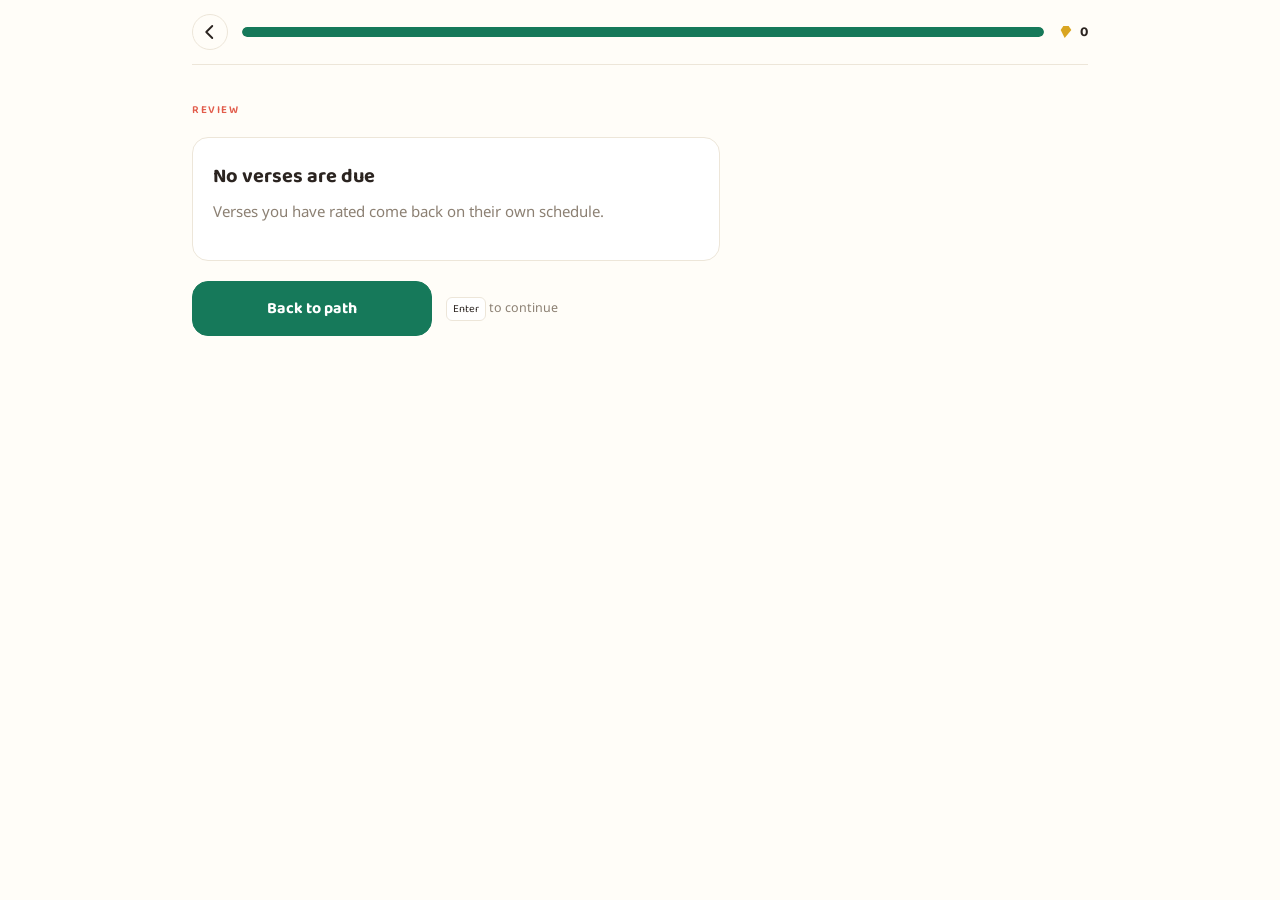
<file: reading.html>
<!doctype html>
<html lang="en">
<head>
<meta charset="utf-8">
<meta name="viewport" content="width=device-width, initial-scale=1, viewport-fit=cover">
<title>Rhema — Read &amp; Translate</title>
<script src="js/recover.js"></script>
<meta name="theme-color" content="#16795A">
<link rel="manifest" href="manifest.json">
<link rel="icon" href="icons/icon.svg" type="image/svg+xml">
<link rel="apple-touch-icon" href="icons/apple-touch-icon.png">
<meta name="apple-mobile-web-app-capable" content="yes">
<meta name="apple-mobile-web-app-status-bar-style" content="black-translucent">
<meta name="apple-mobile-web-app-title" content="Rhema">
<link rel="preconnect" href="https://fonts.googleapis.com">
<link rel="stylesheet" href="https://fonts.googleapis.com/css2?family=Baloo+2:wght@600;700;800&family=EB+Garamond:wght@500;600;700&family=Space+Grotesk:wght@500;600;700&family=Noto+Sans:wght@400;500;600;700&family=Noto+Serif:wght@400;600;700&display=swap">
<link rel="stylesheet" href="css/base.css">
<link rel="stylesheet" href="css/theme-classic.css">
<link rel="stylesheet" href="css/theme-lexis.css">
<link rel="stylesheet" href="css/theme-nous.css">
</head>
<body>

<div class="app-shell">

  <div class="drill-top">
    <button class="icon-btn" id="backBtn" type="button" aria-label="Back to path">
      <svg viewBox="0 0 24 24"><path d="M15 4l-8 8 8 8" fill="none" stroke="currentColor" stroke-width="2.5" stroke-linecap="round" stroke-linejoin="round"/></svg>
    </button>
    <div class="progress" aria-label="Reading progress"><div class="progress-fill" id="progressFill"></div></div>
    <div class="stat gold">
      <svg class="stat-icon" viewBox="0 0 24 24"><path d="M4 9l4-6h8l4 6-10 12L4 9z" fill="currentColor"/></svg>
      <span id="xpStat">0</span>
    </div>
  </div>

  <div class="drill-body" id="body">
    <p style="color:var(--muted);font-size:13px">Loading…</p>
  </div>

  <div class="drill-footer" id="footer" hidden>
    <button class="btn" id="continueBtn" type="button">Reveal</button>
  </div>

</div>

<script type="module">
  /*
    Read & Translate (README § Exercise types; PEDAGOGY M14–M16, M23–M25).
    Logic: js/reading.js + js/morph.js. Shared UI: js/session-view.js.
  */
  import { initTheme } from './js/theme.js';
  import { initDev, devSkipButton } from './js/dev.js';
  import { initPwa } from './js/pwa.js';
  import { loadLesson, loadLexicon, loadBook, loadWordPictures, loadStrongs, strongsFor } from './js/data.js';
  import { getProgress, getSettings, setSettings, getAllVocabRecords, getVocabItem, updateVocabItem, readStore, getReadingRecord, setReadingRecord, getDueVerseIds, addXp, recordActivity, markLessonCompleted, getSession, saveSession, clearSession } from './js/storage.js';
  import { nextInChain, chainLabel } from './js/chain.js';
  import { scheduleReview } from './js/srs.js';
  import { annotate, coverage, xpForVerse, rateVerse, startIndex, suggestWords, isWordToken, normalizedForm, TRANSLATIONS, gradeTranslation } from './js/reading.js';
  import { describeParse, describePos } from './js/morph.js';
  import { SessionView, escapeHtml, speakerHtml } from './js/session-view.js';
  import { createScribe } from './js/scribe.js';
  import { initSpeech, autoSpeak } from './js/speech.js';
  import { initSfx, playTick, playComplete, playCorrect } from './js/sfx.js';

  initTheme();
  initPwa();
  initDev();
  initSpeech();
  initSfx();
  document.documentElement.setAttribute('data-screen', 'reading');
  const view = new SessionView();
  const xpStat = document.getElementById('xpStat');
  xpStat.textContent = getProgress().xp;
  document.getElementById('backBtn').addEventListener('click', () => { location.href = 'index.html'; });

  const params = new URLSearchParams(location.search);
  const lessonId = params.get('lesson');
  const mode = params.get('mode') || (lessonId ? 'lesson' : 'due');
  const MAX_DUE_VERSES = 20;
  const state = {
    lesson: null, lexicon: null, verses: [], index: 0, records: {}, translation: getSettings().translation || 'web',
    reveals: [], allReveals: [], rated: 0, xpEarned: 0, coverages: [], revealed: false, active: null,
    wp: {}, strongs: null,
  };
  loadStrongs().then((s) => { state.strongs = s; }).catch(() => {});

  main().catch((err) => { console.error(err); view.renderError(`Could not load this reading: ${err.message}. Run from a local server (see README).`); });

  async function main() {
    if (mode === 'due') { await mainDue(); return; }
    const [{ lesson }, lexicon] = await Promise.all([loadLesson(lessonId), loadLexicon()]);
    if (!lesson.reading) throw new Error(`${lessonId} has no reading`);
    state.lesson = lesson; state.lexicon = lexicon;
    document.title = `Rhema — ${lesson.sub}`;

    // Prep vocabulary first (the lesson's own new words are drilled before reading — i+1, M16)
    const unstudied = lesson.vocab.filter((v) => !getVocabItem(v.id));
    if (unstudied.length) { renderPrep(unstudied); return; }

    const book = await loadBook(lesson.reading.book);
    const chapter = book.chapters[String(lesson.reading.chapter)];
    state.verses = lesson.reading.verseIds.map((id) => {
      const v = Object.values(chapter).find((x) => x.id === id);
      return { ...v, number: Number(id.split('-').pop()), chapter: lesson.reading.chapter, bookName: book.book, greekTitle: book.greekTitle };
    });
    state.records = getAllVocabRecords();
    state.sessionKey = `reading:${lessonId}`;
    if (await offerResume()) return;
    state.index = startIndex(lesson.reading.verseIds, readStore().readingHistory);
    devSkipButton(() => { state.index = state.verses.length; state.assignmentDone = true; renderVerse(); });
    renderVerse();
  }

  // ---- resume: verses are rebuilt from the books, only progress and reveals are stored ----
  function snapshot() {
    return { verseIds: state.verses.map((v) => v.id), index: state.index, rated: state.rated, xpEarned: state.xpEarned, coverages: state.coverages,
      reveals: state.allReveals.map((w) => w.l) };
  }
  async function offerResume() {
    const saved = getSession(state.sessionKey);
    if (!saved || saved.index === 0 || saved.index >= state.verses.length) return false;
    if (saved.verseIds.join() !== state.verses.map((v) => v.id).join()) return false;
    return new Promise((resolve) => {
      view.renderResume({ title: state.lesson ? state.lesson.reading.reference : 'Due verses', detail: `You had read ${saved.rated} of ${state.verses.length} verses. Resume, or start from the first verse.` },
        () => {
          state.index = saved.index; state.rated = saved.rated; state.xpEarned = saved.xpEarned; state.coverages = saved.coverages || [];
          state.allReveals = (saved.reveals || []).map((l) => { const item = state.lexicon.byId.get(l); return item && { l, item, known: !!state.records[l], glossOnly: item.count < 10 }; }).filter(Boolean);
          renderVerse(); resolve(true);
        },
        () => { clearSession(state.sessionKey); state.index = 0; renderVerse(); resolve(true); });
    });
  }

  /** Due-verse review (part of the daily chain): every verse whose reading record is due, oldest first. */
  async function mainDue() {
    document.title = 'Rhema — Review verses';
    state.lexicon = await loadLexicon();
    state.records = getAllVocabRecords();
    const ids = getDueVerseIds().slice(0, MAX_DUE_VERSES);
    if (!ids.length) { renderEmpty(); return; }
    const slugOf = (id) => id.split('-').slice(0, -2).join('-');
    const books = {};
    for (const slug of new Set(ids.map(slugOf))) books[slug] = await loadBook(slug);
    state.verses = ids.map((id) => {
      const [ch, v] = id.split('-').slice(-2).map(Number);
      const book = books[slugOf(id)];
      const verse = Object.values(book.chapters[String(ch)] || {}).find((x) => x.id === id);
      return verse && { ...verse, number: v, chapter: ch, bookName: book.book, greekTitle: book.greekTitle };
    }).filter(Boolean);
    state.sessionKey = 'reading:due';
    if (await offerResume()) return;
    state.index = 0;
    renderVerse();
  }

  function renderEmpty() {
    view.renderSummary({ kicker: 'Review', html: `<div class="card"><div class="rule-title">No verses are due</div><p class="rule-body" style="color:var(--muted)">Verses you have rated come back on their own schedule.</p></div>`,
      buttonLabel: nextInChain(params) ? chainLabel(params) : 'Back to path' }, () => { location.href = nextInChain(params) || 'index.html'; });
  }

  // ------------------------------------------------------------ prep vocab gate

  function renderPrep(unstudied) {
    const url = `drill.html?lesson=${encodeURIComponent(state.lesson.id)}&return=${encodeURIComponent(`reading.html?lesson=${state.lesson.id}`)}`;
    view.renderIntro({
      kicker: 'Before you read',
      html: `<div class="card">
        <div class="rule-title">${escapeHtml(state.lesson.reading.reference)} uses ${unstudied.length} word${unstudied.length === 1 ? '' : 's'} you have not met</div>
        <p class="rule-body">Learn them first, then come back and read. Everything else in the passage will be one tap from its meaning.</p>
        <div class="summary-list">${unstudied.map((v) => `<div><span class="greek">${escapeHtml(v.lemma)}</span> — ${escapeHtml(v.gloss)}</div>`).join('')}</div>
      </div>`,
      buttonLabel: 'Learn the words',
    }, () => { location.href = url; });
  }

  // ------------------------------------------------------------ verse screen

  function renderVerse() {
    const verse = state.verses[state.index];
    if (!verse) { if (state.lesson && !state.assignmentDone) { renderAssignment(); return; } renderSummary(); return; }
    if (state.index > 0) saveSession(state.sessionKey, snapshot());
    view.setProgress(state.index / state.verses.length);
    state.reveals = []; state.revealed = false; state.active = null;
    const words = annotate(verse, state.lexicon, state.records);
    state.words = words;
    const cov = coverage(words);
    state.coverages.push(cov);
    const rule = state.index === 0 && state.lesson && state.lesson.rule ? `
      <div class="card">
        <div class="rule-title">${escapeHtml(state.lesson.rule.title)}</div>
        <p class="rule-body">${escapeHtml(state.lesson.rule.body)}</p>
      </div>` : '';

    view.body.innerHTML = `
      <div class="drill-kicker">${state.lesson ? '' : 'Review · '}${escapeHtml(verse.greekTitle)} · ${escapeHtml(verse.bookName)} ${verse.chapter}:${verse.number} · ${state.index + 1} of ${state.verses.length}</div>
      ${rule}
      <div class="card">
        <div class="verse" id="verse" lang="grc">${words.map((w, i) => wordHtml(w, i)).join(' ')}</div>
        <div class="verse-meta"><span>${Math.round(cov.knownShare * 100)}% of these words are in your vocabulary${speakerHtml(verseText(verse), { small: true, verse: true })}</span><span class="legend"><span class="w unknown">dotted</span> = tap for meaning</span></div>
      </div>
      <div class="gloss-panel" id="gloss" hidden></div>
      <div id="reveal"></div>`;
    view.body.scrollTop = 0;
    view.body.querySelectorAll('.w[data-i]').forEach((el) => el.addEventListener('click', () => tapWord(Number(el.dataset.i))));
    view.showFooter('Reveal the translation', reveal);
    autoSpeak(verseText(verse), { verse: true });
  }

  function verseText(verse) { return verse.words.map((w) => w.t).join(' '); }

  function wordHtml(w, i) {
    if (!isWordToken(w)) return `<span class="punct">${escapeHtml(w.t)}</span>`;
    const cls = w.known ? 'known' : 'unknown';
    return `<span class="w ${cls}" data-i="${i}" role="button" tabindex="0">${escapeHtml(w.t)}</span>`;
  }

  function tapWord(i) {
    const w = state.words[i];
    if (!w.item) return;
    view.body.querySelectorAll('.w.active').forEach((el) => el.classList.remove('active'));
    const el = view.body.querySelector(`.w[data-i="${i}"]`);
    el.classList.add('active');
    if (!state.reveals.some((r) => r === w)) { state.reveals.push(w); state.allReveals.push(w); }
    const it = w.item;
    const status = w.known ? 'in your vocabulary' : w.glossOnly ? `rare (${it.count}× in the NT) — glossed, never drilled` : 'not yet in your vocabulary';
    const strongs = strongsFor(it, state.strongs);
    const panel = document.getElementById('gloss');
    panel.hidden = false;
    panel.innerHTML = `
      <div class="gloss-head"><span class="gloss-form">${escapeHtml(normalizedForm(w))}</span><span class="gloss-pos">${escapeHtml(describePos(w.p, w.m))}</span></div>
      <div class="gloss-parse">${escapeHtml(describeParse(w.p, w.m))}</div>
      <div class="gloss-lemma"><span class="k">from</span> <b>${escapeHtml(it.citation)}</b> — ${escapeHtml(it.gloss)}</div>
      <div class="gloss-status">${escapeHtml(status)}</div>
      ${strongs.length ? `<div class="gloss-status" style="margin-top:6px">${escapeHtml(strongs[0].def.length > 140 ? strongs[0].def.slice(0, 140).replace(/\s\S*$/, '') + '…' : strongs[0].def)}</div>` : ''}
      <a class="more-btn" href="lexicon.html?q=${encodeURIComponent(it.lemma)}">Read more in the Lexicon →</a>`;
    panel.scrollIntoView({ block: 'nearest' });
  }

  function reveal() {
    if (state.revealed) return;
    state.revealed = true;
    view.hideFooter();
    const verse = state.verses[state.index];
    const box = document.getElementById('reveal');
    box.innerHTML = `
      <div class="card">
        <div class="tr-head">
          <div class="pill-group" id="trPills">${TRANSLATIONS.map((t) => `<button class="pill ${t.id === state.translation ? 'active' : ''}" type="button" data-tr="${t.id}" title="${escapeHtml(t.name)}">${t.label}</button>`).join('')}</div>
        </div>
        <div class="tr-text" id="trText"></div>
      </div>
      <div class="card wp-card" id="wpCard">
        <button class="more-btn" type="button" id="wpBtn" style="margin-top:0">Word Pictures · Robertson's note on this verse</button>
        <div id="wpBody" hidden></div>
      </div>
      <div class="rate">
        <div class="rate-label">How close was your reading?</div>
        <div class="rate-buttons">
          <button class="rate-btn miss" type="button" data-rating="miss">Missed it</button>
          <button class="rate-btn close" type="button" data-rating="close">Close</button>
          <button class="rate-btn nailed" type="button" data-rating="nailed">Nailed it</button>
        </div>
      </div>`;
    const showTr = () => {
      const t = verse.translations[state.translation] || Object.values(verse.translations)[0] || '(no translation available for this verse)';
      document.getElementById('trText').textContent = t;
    };
    showTr();
    box.querySelectorAll('#trPills .pill').forEach((p) => p.addEventListener('click', () => {
      state.translation = p.dataset.tr; setSettings({ translation: state.translation });
      box.querySelectorAll('#trPills .pill').forEach((x) => x.classList.toggle('active', x === p));
      showTr();
    }));
    box.querySelectorAll('.rate-btn').forEach((b) => b.addEventListener('click', () => rate(b.dataset.rating)));
    document.getElementById('wpBtn').addEventListener('click', () => toggleWordPictures(verse));
    box.scrollIntoView({ block: 'nearest' });
  }

  /** Robertson's Word Pictures for the verse (PEDAGOGY M20/M28: explicit grammar cashed out in the real text). */
  async function toggleWordPictures(verse) {
    const btn = document.getElementById('wpBtn');
    const el = document.getElementById('wpBody');
    if (!el.hidden) { el.hidden = true; btn.textContent = "Word Pictures · Robertson's note on this verse"; return; }
    el.hidden = false; btn.textContent = 'Hide Word Pictures';
    const slug = verse.id.split('-').slice(0, -2).join('-');
    if (!state.wp[slug]) { el.innerHTML = '<div class="gloss-status">Loading…</div>'; try { state.wp[slug] = await loadWordPictures(slug); } catch (e) { state.wp[slug] = { chapters: {} }; } }
    const text = state.wp[slug].chapters[String(verse.chapter)] && state.wp[slug].chapters[String(verse.chapter)][String(verse.number)];
    const first = text ? text.split('\n\n')[0] : '';
    const short = first.length > 320 ? first.slice(0, 320).replace(/\s\S*$/, '') + '…' : first;
    el.innerHTML = text
      ? `<div class="wp-text" style="margin-top:10px">${escapeHtml(short).replace(/^([^(\n]{1,80}?)\s*\(([^)]*[\u0370-\u03ff][^)]*)\)/, '<b>$1</b> (<span class="gr">$2</span>)')}</div><a class="more-btn" href="study.html?book=${slug}&chapter=${verse.chapter}&verse=${verse.number}&focus=wp&back=${encodeURIComponent(location.pathname.split('/').pop() + location.search)}">Read more →</a>`
      : '<div class="gloss-status" style="margin-top:8px">No note on this verse.</div>';
  }

  function rate(rating) {
    playTick();
    const verse = state.verses[state.index];
    const next = rateVerse(getReadingRecord(verse.id), rating, state.reveals);
    setReadingRecord(verse.id, next);
    const xp = xpForVerse(rating, state.reveals);
    state.xpEarned += xp; xpStat.textContent = addXp(xp).xp;
    state.rated++;
    state.index++;
    renderVerse();
  }

  // ------------------------------------------------------------ writing assignment (M17: production)

  /**
   * Write & translate: copy the first verse of the passage by hand (on paper or on
   * screen), then translate it from memory and compare with the reference.
   */
  function renderAssignment() {
    const verse = state.verses[0];
    const text = verseText(verse);
    view.onKey = null;
    view.hideFooter();
    view.setProgress(0.95);
    view.body.innerHTML = `
      <div class="drill-kicker">Write &amp; translate · ${escapeHtml(verse.bookName)} ${verse.chapter}:${verse.number}</div>
      <div class="card">
        <div class="rule-title">1 · Copy the verse by hand</div>
        <p class="rule-body">Writing a verse out fixes its shapes and endings far better than reading it. Use paper, or write on the pad below.</p>
        <div class="verse" style="margin-top:10px" lang="grc" id="assignVerse">${escapeHtml(text)}</div>
        <div class="scribe-tools" style="margin-top:12px">
          ${getSettings().handwriting === true ? '<button class="pill" type="button" id="padToggle">Write on screen <span class="beta">Beta</span></button>' : ''}
          <button class="pill" type="button" id="hideVerse">Hide the verse</button>
        </div>
        <div class="scribe-wrap" id="padWrap" hidden></div>
        <div class="scribe-tools" id="padTools" hidden>
          <button class="pill" type="button" id="padUndo">Undo</button>
          <button class="pill" type="button" id="padClear">Clear</button>
          <button class="pill" type="button" id="padMore">More room</button>
        </div>
      </div>
      <div class="card">
        <div class="rule-title">2 · Translate it in your own words</div>
        <p class="rule-body" style="color:var(--muted);font-size:13px">From memory if you can, in your own words — it's checked for meaning, not for matching a Bible's wording.</p>
        <textarea class="type-input assign-input" id="assignTr" rows="3" placeholder="Your translation…"></textarea>
      </div>
      <div id="assignReveal"></div>
      <p class="session-note">Not now? <a href="#" id="assignSkip">Skip the assignment</a> (no XP).</p>`;
    let pad = null;
    const padWrap = document.getElementById('padWrap');
    const padToggle = document.getElementById('padToggle');
    if (padToggle) padToggle.addEventListener('click', () => {
      padWrap.hidden = !padWrap.hidden; document.getElementById('padTools').hidden = padWrap.hidden;
      if (!padWrap.hidden && !pad) { const w = Math.min(560, padWrap.clientWidth || 320); pad = createScribe(padWrap, { width: w, height: 220, lines: true, penWidth: 3 }); }
    });
    document.getElementById('padUndo').addEventListener('click', () => pad && pad.undo());
    document.getElementById('padClear').addEventListener('click', () => pad && pad.clear());
    document.getElementById('padMore').addEventListener('click', () => { if (!pad) return; const w = pad.canvas.clientWidth; const h = pad.canvas.clientHeight + 120; pad.destroy(); pad = createScribe(padWrap, { width: w, height: h, lines: true, penWidth: 3 }); });
    document.getElementById('hideVerse').addEventListener('click', (e) => { const v = document.getElementById('assignVerse'); v.style.visibility = v.style.visibility === 'hidden' ? '' : 'hidden'; e.target.textContent = v.style.visibility === 'hidden' ? 'Show the verse' : 'Hide the verse'; });
    document.getElementById('assignSkip').addEventListener('click', (e) => { e.preventDefault(); state.assignmentDone = true; renderSummary(); });
    const RATING_LABEL = { nailed: 'Nailed it', close: 'Close', miss: 'Not yet' };
    let result = null, mine = '';
    const check = () => {
      mine = document.getElementById('assignTr').value.trim();
      const box = document.getElementById('assignReveal');
      if (!mine) {
        box.innerHTML = `<div class="card grade-card"><div class="grade-note">Write your translation first — any wording is fine. Or skip the assignment below.</div></div>`;
        return;
      }
      const refs = TRANSLATIONS.map((t) => verse.translations[t.id]).filter(Boolean);
      result = gradeTranslation(verse, state.lexicon, mine, refs);
      const req = result.tokens.filter((x) => !x.optional);
      const got = req.filter((x) => x.status === 'ok').length;
      const firstMeaning = (g) => String(g || '').split(/[,;]/)[0].trim();
      box.innerHTML = `
        <div class="card grade-card grade-${result.rating}">
          <div class="grade-head"><span class="grade-badge">${RATING_LABEL[result.rating]}</span>
            <span class="grade-score">${Math.max(got, Math.round(result.coverage * req.length))} of ${req.length} words carried over</span></div>
          <div class="grade-verse" lang="grc">${result.tokens.map((x) => `<span class="gw ${x.status}" title="${escapeHtml(firstMeaning(x.gloss))}">${escapeHtml(x.t)}</span>`).join(' ')}</div>
          ${result.missed.length
            ? `<div class="grade-missed">Not in your translation: ${result.missed.slice(0, 8).map((x) => `<span lang="grc">${escapeHtml(x.t)}</span> <span class="gm">${escapeHtml(firstMeaning(x.gloss))}</span>`).join(' · ')}</div>`
            : '<div class="grade-missed">Every word is accounted for.</div>'}
          ${result.offTopic > 0.4 ? '<div class="grade-note">Some of your words don’t match anything in this verse — compare with the translations below.</div>' : ''}
          <div class="grade-refs">
            ${TRANSLATIONS.map((t) => verse.translations[t.id] ? `<div class="wp-text"><b>${t.label}</b> ${escapeHtml(verse.translations[t.id])}</div>` : '').join('')}
            <div class="wp-text" style="color:var(--primary)"><b>You</b> ${escapeHtml(mine)}</div>
          </div>
          <div class="scribe-tools" style="justify-content:flex-start"><button class="pill" type="button" id="regrade">Edit above, then check again</button></div>
        </div>`;
      document.getElementById('regrade').addEventListener('click', () => { document.getElementById('assignTr').focus(); check(); });
      if (result.rating === 'nailed') playCorrect(); else playTick();
      view.showFooter('Continue', finish);
      box.scrollIntoView({ block: 'nearest' });
    };
    const finish = () => {
      if (!result) return;
      const rating = result.rating;
      const xp = { nailed: 16, close: 12, miss: 8 }[rating] + (pad && !pad.isEmpty() ? 4 : 0);
      const prev = getReadingRecord(verse.id) || {};
      setReadingRecord(verse.id, { ...prev, written: new Date().toISOString().slice(0, 10), myTranslation: mine || null, writtenRating: rating, writtenScore: Math.round(result.coverage * 100) / 100 });
      state.xpEarned += xp; xpStat.textContent = addXp(xp).xp;
      state.written = true; state.assignmentDone = true;
      renderSummary();
    };
    view.showFooter('Check my translation', check);
  }

  // ------------------------------------------------------------ summary

  function renderSummary() {
    clearSession(state.sessionKey);
    if (state.rated > 0) { recordActivity(); if (state.lesson) markLessonCompleted(state.lesson.id); playComplete(); }
    const progress = getProgress();
    const tokens = state.coverages.reduce((a, c) => a + c.tokens, 0);
    const known = state.coverages.reduce((a, c) => a + c.known, 0);
    const suggestions = suggestWords(state.allReveals);
    const tapped = [...new Map(state.allReveals.map((w) => [w.l, w])).values()];
    view.renderSummary({
      html: `<div class="card">
        <div class="rule-title">${state.lesson ? escapeHtml(state.lesson.reading.reference) : 'Due verses'}</div>
        <div class="summary-stats">
          <div class="summary-stat"><b>${state.rated}</b><span>verses</span></div>
          <div class="summary-stat"><b>${tokens ? Math.round((known / tokens) * 100) : 0}%</b><span>words known</span></div>
          <div class="summary-stat"><b>+${state.xpEarned}</b><span>xp</span></div>
        </div>
        <p class="rule-body" style="color:var(--muted);font-size:13px">Streak: ${progress.streak} day${progress.streak === 1 ? '' : 's'}. Each verse is now scheduled like a word: the ones you missed come back tomorrow.${state.written ? ' Your written verse and translation are saved with it.' : ''}</p>
        ${tapped.length ? `<div class="summary-list"><div style="font-size:12px;text-transform:uppercase;letter-spacing:.8px;color:var(--muted)">Words you looked up</div>` +
          tapped.map((w) => `<div><span class="greek">${escapeHtml(w.item.lemma)}</span> — ${escapeHtml(w.item.gloss)}${w.glossOnly ? ' <span style="color:var(--muted)">(rare)</span>' : ''}</div>`).join('') + `</div>` : ''}
        ${suggestions.length ? `<div style="margin-top:14px"><button class="btn secondary" id="addWords" type="button">Add ${suggestions.length} looked-up word${suggestions.length === 1 ? '' : 's'} to my vocabulary</button></div>` : ''}
      </div>`,
      kicker: state.lesson ? 'Reading complete' : 'Review complete',
      buttonLabel: nextInChain(params) ? chainLabel(params) : 'Back to path',
    }, () => { location.href = nextInChain(params) || 'index.html'; });
    const addBtn = document.getElementById('addWords');
    if (addBtn) addBtn.addEventListener('click', () => {
      // Enter the words into the SRS as brand-new items due tomorrow (M24: the known set grows from reading).
      suggestions.forEach((it) => { if (!getVocabItem(it.id)) updateVocabItem(it.id, { ...scheduleReview(null, 'miss'), lapses: 0, format: 'reading' }); });
      addBtn.disabled = true; addBtn.textContent = 'Added — they will come up in your next review';
    });
  }
</script>

</body>
</html>
</file>
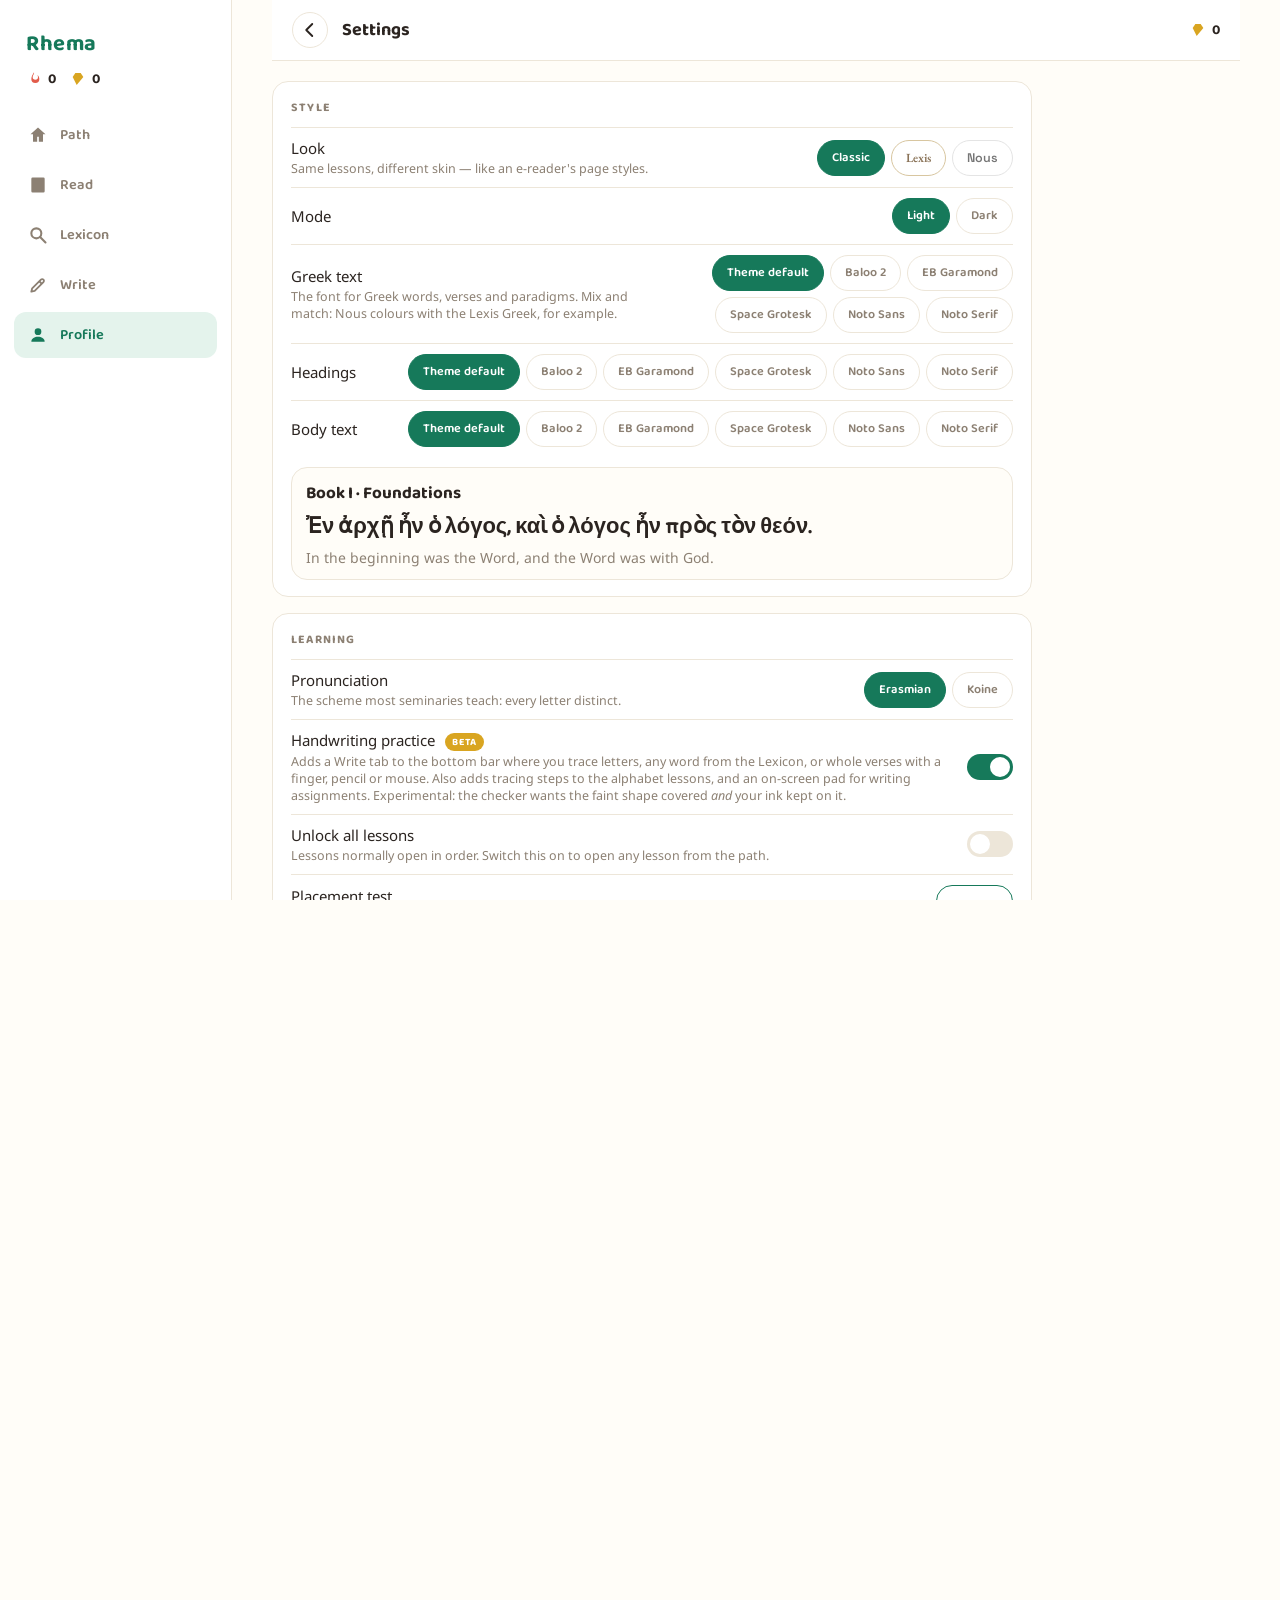
<file: settings.html>
<!doctype html>
<html lang="en">
<head>
<meta charset="utf-8">
<meta name="viewport" content="width=device-width, initial-scale=1, viewport-fit=cover">
<title>Rhema — Settings</title>
<script src="js/recover.js"></script>
<meta name="theme-color" content="#16795A">
<link rel="manifest" href="manifest.json">
<link rel="icon" href="icons/icon.svg" type="image/svg+xml">
<link rel="apple-touch-icon" href="icons/apple-touch-icon.png">
<meta name="apple-mobile-web-app-capable" content="yes">
<meta name="apple-mobile-web-app-status-bar-style" content="black-translucent">
<meta name="apple-mobile-web-app-title" content="Rhema">
<link rel="preconnect" href="https://fonts.googleapis.com">
<link rel="stylesheet" href="https://fonts.googleapis.com/css2?family=Baloo+2:wght@600;700;800&family=EB+Garamond:wght@500;600;700&family=Space+Grotesk:wght@500;600;700&family=Noto+Sans:wght@400;500;600;700&family=Noto+Serif:wght@400;600;700&display=swap">
<link rel="stylesheet" href="css/base.css">
<link rel="stylesheet" href="css/theme-classic.css">
<link rel="stylesheet" href="css/theme-lexis.css">
<link rel="stylesheet" href="css/theme-nous.css">
</head>
<body>

<div class="app-shell">

  <div class="drill-top">
    <button class="icon-btn" id="backBtn" type="button" aria-label="Back to path">
      <svg viewBox="0 0 24 24"><path d="M15 4l-8 8 8 8" fill="none" stroke="currentColor" stroke-width="2.5" stroke-linecap="round" stroke-linejoin="round"/></svg>
    </button>
    <div class="unit-title" style="margin:0;font-size:18px;flex:1">Settings</div>
    <div class="stat gold">
      <svg class="stat-icon" viewBox="0 0 24 24"><path d="M4 9l4-6h8l4 6-10 12L4 9z" fill="currentColor"/></svg>
      <span id="xpStat">0</span>
    </div>
  </div>

  <div class="settings-body">

    <!-- The theme switcher that lived on the lesson path as a demo now lives here for real. -->
    <section class="settings-section">
      <div class="settings-title">Style</div>
      <div class="settings-row">
        <div><div class="settings-label">Look</div><div class="settings-help">Same lessons, different skin — like an e-reader's page styles.</div></div>
        <div class="theme-option-group wrap" id="themeOptions">
          <button class="theme-option" type="button" data-theme="classic">Classic</button>
          <button class="theme-option" type="button" data-theme="lexis">Lexis</button>
          <button class="theme-option" type="button" data-theme="nous">Nous</button>
        </div>
      </div>
      <div class="settings-row">
        <div><div class="settings-label">Mode</div></div>
        <div class="theme-option-group" id="modeOptions">
          <button class="theme-option" type="button" data-mode="light">Light</button>
          <button class="theme-option" type="button" data-mode="dark">Dark</button>
        </div>
      </div>
      <div class="settings-row">
        <div><div class="settings-label">Greek text</div><div class="settings-help">The font for Greek words, verses and paradigms. Mix and match: Nous colours with the Lexis Greek, for example.</div></div>
        <div class="theme-option-group wrap" id="fontGreekOptions"></div>
      </div>
      <div class="settings-row">
        <div><div class="settings-label">Headings</div></div>
        <div class="theme-option-group wrap" id="fontDisplayOptions"></div>
      </div>
      <div class="settings-row">
        <div><div class="settings-label">Body text</div></div>
        <div class="theme-option-group wrap" id="fontBodyOptions"></div>
      </div>
      <div class="font-preview" aria-label="Font preview">
        <div class="fp-head">Book I · Foundations</div>
        <div class="fp-greek">Ἐν ἀρχῇ ἦν ὁ λόγος, καὶ ὁ λόγος ἦν πρὸς τὸν θεόν.</div>
        <div class="fp-body">In the beginning was the Word, and the Word was with God.</div>
      </div>
    </section>

    <section class="settings-section">
      <div class="settings-title">Learning</div>
      <div class="settings-row">
        <div><div class="settings-label">Pronunciation</div><div class="settings-help" id="pronHelp"></div></div>
        <div class="theme-option-group" id="pronOptions">
          <button class="theme-option" type="button" data-pron="erasmian">Erasmian</button>
          <button class="theme-option" type="button" data-pron="koine">Koine</button>
        </div>
      </div>
      <div class="settings-row">
        <div><div class="settings-label">Handwriting practice <span class="beta">Beta</span></div><div class="settings-help">Adds a Write tab to the bottom bar where you trace letters, any word from the Lexicon, or whole verses with a finger, pencil or mouse. Also adds tracing steps to the alphabet lessons, and an on-screen pad for writing assignments. Experimental: the checker wants the faint shape covered <em>and</em> your ink kept on it.</div></div>
        <label class="switch"><input type="checkbox" id="handwriting"><span class="switch-track"></span></label>
      </div>
      <div class="settings-row">
        <div><div class="settings-label">Unlock all lessons</div><div class="settings-help">Lessons normally open in order. Switch this on to open any lesson from the path.</div></div>
        <label class="switch"><input type="checkbox" id="unlockAll"><span class="switch-track"></span></label>
      </div>
      <div class="settings-row">
        <div><div class="settings-label">Placement test</div><div class="settings-help">Already know some Greek? Test out of the Books you know and start at your level.</div></div>
        <a class="btn secondary" href="placement.html">Take it</a>
      </div>
      <div class="settings-row">
        <div><div class="settings-label">Reference translation</div><div class="settings-help" id="trHelp"></div></div>
        <div class="theme-option-group" id="trOptions">
          <button class="theme-option" type="button" data-tr="web">WEB</button>
          <button class="theme-option" type="button" data-tr="kjv">KJV</button>
          <button class="theme-option" type="button" data-tr="ylt">YLT</button>
        </div>
      </div>
    </section>

    <section class="settings-section">
      <div class="settings-title">Sound</div>
      <div class="settings-row">
        <div><div class="settings-label">Answer sounds</div><div class="settings-help">A chime for right, a soft buzz for wrong, a flourish when a session ends.</div></div>
        <label class="switch"><input type="checkbox" id="sfx"><span class="switch-track"></span></label>
      </div>
      <div class="settings-row">
        <div><div class="settings-label">Voice <span class="beta">Beta</span></div><div class="settings-help">Adds speaker buttons to lessons, the reader and the Lexicon, using the voices built into your device. Off by default: the Koine scheme needs a Greek voice on your device and Erasmian is an approximation read by an English voice. Expect rough edges.</div></div>
        <label class="switch"><input type="checkbox" id="voice"><span class="switch-track"></span></label>
      </div>
      <div class="settings-row voice-dependent">
        <div><div class="settings-label">Speak new words and verses</div><div class="settings-help">Reads new words and each verse aloud automatically. Speaker buttons work either way.</div></div>
        <label class="switch"><input type="checkbox" id="autoSpeak"><span class="switch-track"></span></label>
      </div>
      <div class="settings-row voice-dependent">
        <div><div class="settings-label">Speed</div><div class="settings-help" id="rateHelp"></div></div>
        <div class="rate-control">
          <span class="settings-help">slow</span>
          <input type="range" id="speechRate" min="0.5" max="1.1" step="0.05" aria-label="Speech speed">
          <span class="settings-help">natural</span>
        </div>
      </div>
      <div class="settings-row voice-dependent">
        <div><div class="settings-label">Try it</div><div class="settings-help" id="voiceHelp"></div></div>
        <div class="theme-option-group">
          <button class="theme-option" type="button" data-say="λόγος">λόγος</button>
          <button class="theme-option" type="button" data-say="Ἐν ἀρχῇ ἦν ὁ λόγος, καὶ ὁ λόγος ἦν πρὸς τὸν θεόν, καὶ θεὸς ἦν ὁ λόγος.">John 1:1</button>
        </div>
      </div>
    </section>

    <section class="settings-section">
      <div class="settings-title">Progress</div>
      <div class="settings-row" style="border-top:0;padding-top:0">
        <div><div class="settings-label">Show Progress tab</div><div class="settings-help">Adds an achievements board to the bottom bar. Single-player: this is a static site, so there is no leaderboard.</div></div>
        <label class="switch"><input type="checkbox" id="showProgress"><span class="switch-track"></span></label>
      </div>
      <div class="stat-grid" id="statGrid"></div>
      <p class="settings-help" style="margin-top:10px" id="progressHelp"></p>
    </section>

    <section class="settings-section">
      <div class="settings-title">App</div>
      <div class="settings-row" id="installRow">
        <div><div class="settings-label">Add to Home Screen</div><div class="settings-help" id="installHelp">Works offline once installed: lessons, your progress and every chapter you have opened.</div></div>
        <button class="btn secondary" id="installBtn" type="button">Install</button>
      </div>
      <div class="settings-row">
        <div><div class="settings-label">Back up progress</div><div class="settings-help">Everything lives on this device only. Download a copy to move it or keep it safe.</div></div>
        <button class="btn secondary" id="exportBtn" type="button">Download</button>
      </div>
      <div class="settings-row">
        <div><div class="settings-label">Restore from backup</div><div class="settings-help">Replaces what is on this device with the backup file.</div></div>
        <button class="btn secondary" id="importBtn" type="button">Choose file</button>
        <input class="hidden-input" id="importFile" type="file" accept="application/json,.json">
      </div>
      <div class="settings-row">
        <div><div class="settings-label">Reset progress</div><div class="settings-help">Clears reviews, XP, streak and lesson history. Keeps these settings.</div></div>
        <button class="btn secondary danger" id="resetBtn" type="button">Reset</button>
      </div>
    </section>

    <section class="settings-section" id="dev">
      <div class="settings-title">Developer</div>
      <div id="devOff">
        <div class="settings-row">
          <div><div class="settings-label">Dev testing mode</div><div class="settings-help">For testing the app without grinding through it. Unlocks every lesson, adds skip buttons and test data tools. Progress made in dev mode is test data.</div></div>
          <button class="btn secondary" id="devEnable" type="button">Enable</button>
        </div>
      </div>
      <div id="devOn" hidden>
        <div class="settings-row">
          <div><div class="settings-label">Dev mode is on <span class="beta" style="background:var(--bad)">Dev</span></div><div class="settings-help">Every lesson is unlocked; session screens have "Skip to end"; drills show raw records.</div></div>
          <button class="btn secondary" id="devDisable" type="button">Turn off</button>
        </div>
        <div class="settings-row">
          <div><div class="settings-label">Jump to lesson</div></div>
          <select class="select" id="devJump" style="max-width:260px"><option value="">Choose…</option></select>
        </div>
        <div class="settings-row">
          <div><div class="settings-label">Seed a sample learner</div><div class="settings-help">Books I–II complete, their words and endings scheduled (a third due now), John 1 read, 7-day streak.</div></div>
          <button class="btn secondary" id="devSeed" type="button">Seed</button>
        </div>
        <div class="settings-row">
          <div><div class="settings-label">Make everything due now</div></div>
          <button class="btn secondary" id="devDue" type="button">Make due</button>
        </div>
        <div class="settings-row">
          <div><div class="settings-label">Advance the clock a day</div><div class="settings-help">Shifts every due date and the last study day back by one day.</div></div>
          <button class="btn secondary" id="devDay" type="button">+1 day</button>
        </div>
        <p class="settings-help" id="devMsg"></p>
      </div>
    </section>

    <section class="settings-section">
      <div class="settings-title">About &amp; credits</div>
      <div class="about">
        <p><b>Rhema</b> (ῥῆμα, "word") teaches New Testament Koine Greek with spaced retrieval and real text from day one. It is a static site: nothing you do here leaves your device.</p>
        <p>Greek text: <b>SBL Greek New Testament</b>. Copyright © 2010 Society of Biblical Literature and Logos Bible Software (CC BY 4.0). Morphology, lemmas and glosses: <b>MorphGNT</b> — Tauber, J. K., ed. (2017) <i>MorphGNT: SBLGNT Edition</i>, v6.12 (CC BY-SA 3.0), with glosses from the public-domain Dodson lexicon.</p>
        <p>Reference translations: <b>World English Bible</b> (public domain; "World English Bible" is a trademark of eBible.org), <b>King James Version</b> (1769) and <b>Young's Literal Translation</b> (public domain).</p>
        <p>Study helps, from CrossWire SWORD modules: <b>Strong's Greek Dictionary</b> (James Strong, 1890; public domain), <b>Robertson's Word Pictures in the New Testament</b> (A. T. Robertson, 1930–33; free non-commercial distribution) and the <b>Treasury of Scripture Knowledge</b> (c. 1880; public domain).</p>
        <p>Pronunciation schemes: Erasmian (the common seminary scheme) and reconstructed Koine (after Randall Buth, Biblical Language Center).</p>
      </div>
    </section>

  </div>

  <div class="bottom-nav" id="nav"></div>

</div>

<script type="module">
  import { initTheme, setTheme, setMode, setFont, FONTS, FONT_SLOTS } from './js/theme.js';
  import { renderNav } from './js/nav.js';
  import { getSettings, setSettings, getProgress, getAllVocabRecords, readStore, exportStore, importStore, resetProgress } from './js/storage.js';
  import { initDev, isDev, enableDev, disableDev, devSeedSample, devMakeAllDue, devAdvanceDay, devLessonList } from './js/dev.js';
  import { initPwa, canInstall, onInstallAvailable, promptInstall, isStandalone } from './js/pwa.js';
  import { available as speechAvailable, greekVoice, speak, speakVerse, respell, clampRate } from './js/speech.js';
  import { playCorrect } from './js/sfx.js';

  initTheme();
  initPwa();
  initDev();
  renderNav(document.getElementById('nav'), 'profile');
  document.getElementById('backBtn').addEventListener('click', () => { location.href = 'index.html'; });

  const PRON_HELP = { erasmian: 'The scheme most seminaries teach: every letter distinct.', koine: 'Reconstructed first-century sound: closer to how the New Testament was heard.' };
  const TR_HELP = { web: 'World English Bible — modern, readable, public domain.', kjv: 'King James Version — traditional wording.', ylt: "Young's Literal Translation — closest to the Greek word order." };

  for (const slot of FONT_SLOTS) {
    const box = document.getElementById(`${slot}Options`);
    box.innerHTML = FONTS.map((f) => `<button class="theme-option" type="button" data-font="${f.id}" title="${f.theme ? `The ${f.theme} theme’s font` : ''}">${f.label}</button>`).join('');
    box.querySelectorAll('.theme-option').forEach((b) => b.addEventListener('click', () => { setFont(slot, b.dataset.font); refresh(); }));
  }

  function refresh() {
    const s = getSettings();
    for (const slot of FONT_SLOTS) document.querySelectorAll(`#${slot}Options .theme-option`).forEach((b) => b.classList.toggle('active', b.dataset.font === (s[slot] || 'theme')));
    document.getElementById('showProgress').checked = !!s.showProgress;
    document.getElementById('unlockAll').checked = !!s.unlockAll;
    document.getElementById('handwriting').checked = !!s.handwriting;
    document.getElementById('voice').checked = s.voice === true;
    document.querySelectorAll('.voice-dependent').forEach((row) => row.classList.toggle('disabled', s.voice !== true));
    document.getElementById('autoSpeak').checked = s.autoSpeak !== false;
    document.getElementById('sfx').checked = s.sfx !== false;
    document.getElementById('speechRate').value = clampRate(s.speechRate);
    document.getElementById('rateHelp').textContent = `${Math.round(clampRate(s.speechRate) * 100)}% of the voice’s normal speed. Slower is better while the sounds are new.`;
    refreshVoiceHelp(s);
    document.querySelectorAll('#themeOptions .theme-option').forEach((b) => b.classList.toggle('active', b.dataset.theme === s.theme));
    document.querySelectorAll('#modeOptions .theme-option').forEach((b) => b.classList.toggle('active', b.dataset.mode === s.mode));
    document.querySelectorAll('#pronOptions .theme-option').forEach((b) => b.classList.toggle('active', b.dataset.pron === s.pronunciation));
    document.querySelectorAll('#trOptions .theme-option').forEach((b) => b.classList.toggle('active', b.dataset.tr === s.translation));
    document.getElementById('pronHelp').textContent = PRON_HELP[s.pronunciation] || '';
    document.getElementById('trHelp').textContent = TR_HELP[s.translation] || '';
    renderProgress();
  }

  document.querySelectorAll('#themeOptions .theme-option').forEach((b) => b.addEventListener('click', () => { setTheme(b.dataset.theme); refresh(); }));
  document.querySelectorAll('#modeOptions .theme-option').forEach((b) => b.addEventListener('click', () => { setMode(b.dataset.mode); refresh(); }));
  document.querySelectorAll('#pronOptions .theme-option').forEach((b) => b.addEventListener('click', () => { setSettings({ pronunciation: b.dataset.pron }); refresh(); }));
  document.querySelectorAll('#trOptions .theme-option').forEach((b) => b.addEventListener('click', () => { setSettings({ translation: b.dataset.tr }); refresh(); }));
  document.getElementById('showProgress').addEventListener('change', (e) => { setSettings({ showProgress: e.target.checked }); refresh(); });
  document.getElementById('unlockAll').addEventListener('change', (e) => { setSettings({ unlockAll: e.target.checked }); refresh(); });
  document.getElementById('handwriting').addEventListener('change', (e) => { setSettings({ handwriting: e.target.checked }); refresh(); });
  document.getElementById('voice').addEventListener('change', (e) => { setSettings({ voice: e.target.checked }); refresh(); if (e.target.checked) speak('λόγος'); });
  document.getElementById('autoSpeak').addEventListener('change', (e) => { setSettings({ autoSpeak: e.target.checked }); refresh(); });
  document.getElementById('sfx').addEventListener('change', (e) => { setSettings({ sfx: e.target.checked }); refresh(); if (e.target.checked) playCorrect(); });
  const rateInput = document.getElementById('speechRate');
  rateInput.addEventListener('input', () => { setSettings({ speechRate: clampRate(rateInput.value) }); refresh(); });
  rateInput.addEventListener('change', () => speak('λόγος'));
  document.querySelectorAll('[data-say]').forEach((b) => b.addEventListener('click', () => (b.dataset.say.includes(' ') ? speakVerse(b.dataset.say) : speak(b.dataset.say))));

  function refreshVoiceHelp(s) {
    const el = document.getElementById('voiceHelp');
    if (s.voice !== true) { el.textContent = 'Turn Voice on to hear words and verses.'; return; }
    if (!speechAvailable()) { el.textContent = 'This browser has no speech voices, so speaker buttons are hidden.'; return; }
    const gv = greekVoice();
    if (s.pronunciation === 'koine') {
      el.textContent = gv ? `Koine: read by your device’s Greek voice (${gv.name}). Modern Greek is the closest living pronunciation to reconstructed Koine.`
        : `Koine: no Greek voice on this device, so words are respelled for an English voice (λόγος → ${respell('λόγος', 'koine')}). Install a Greek voice in your system settings for better sound.`;
    } else {
      el.textContent = `Erasmian: no Erasmian voice exists, so words are respelled for an English voice (λόγος → ${respell('λόγος', 'erasmian')}). An approximation; the Koine scheme uses a real Greek voice.`;
    }
  }
  if (speechAvailable()) window.speechSynthesis.addEventListener('voiceschanged', () => refreshVoiceHelp(getSettings()));

  function renderProgress() {
    const p = getProgress();
    const vocab = getAllVocabRecords();
    const verses = Object.keys(readStore().readingHistory).length;
    const strong = Object.values(vocab).filter((r) => r.repetitions >= 3).length;
    document.getElementById('xpStat').textContent = p.xp;
    document.getElementById('statGrid').innerHTML = [
      [p.xp, 'xp'], [p.streak, `day streak`], [p.lessonsCompleted.length, 'lessons'],
      [Object.keys(vocab).length, 'words studied'], [strong, 'words strong'], [verses, 'verses read'],
    ].map(([v, l]) => `<div class="summary-stat"><b>${v}</b><span>${l}</span></div>`).join('');
    document.getElementById('progressHelp').textContent = p.lastActiveDate ? `Last study day: ${p.lastActiveDate}. "Strong" = answered correctly three times in a row across spaced sessions.` : 'No study days yet. Start with Book I on the path.';
  }

  // ---- install ----
  const installRow = document.getElementById('installRow');
  const installBtn = document.getElementById('installBtn');
  const installHelp = document.getElementById('installHelp');
  function refreshInstall(available) {
    if (isStandalone()) { installBtn.hidden = true; installHelp.textContent = 'Installed — you are using Rhema as an app.'; return; }
    installBtn.hidden = !available;
    if (!available) installHelp.textContent = /iPhone|iPad/.test(navigator.userAgent)
      ? 'On iPhone or iPad: tap Share, then "Add to Home Screen".'
      : 'Use your browser’s "Install app" or "Add to Home Screen" option. Works offline once installed.';
  }
  refreshInstall(canInstall());
  onInstallAvailable(refreshInstall);
  installBtn.addEventListener('click', async () => { const r = await promptInstall(); if (r === 'accepted') refreshInstall(false); });

  // ---- backup / restore / reset ----
  document.getElementById('exportBtn').addEventListener('click', () => {
    const blob = new Blob([exportStore()], { type: 'application/json' });
    const a = document.createElement('a');
    a.href = URL.createObjectURL(blob);
    a.download = `rhema-backup-${new Date().toISOString().slice(0, 10)}.json`;
    document.body.appendChild(a); a.click(); a.remove();
    setTimeout(() => URL.revokeObjectURL(a.href), 1000);
  });
  const importFile = document.getElementById('importFile');
  document.getElementById('importBtn').addEventListener('click', () => importFile.click());
  importFile.addEventListener('change', async () => {
    const f = importFile.files[0];
    if (!f) return;
    try {
      const text = await f.text();
      const parsed = JSON.parse(text);
      const st = parsed.store || parsed;
      const words = Object.keys(st.vocabSRS || {}).length;
      if (!confirm(`Restore this backup? It has ${words} studied words and ${st.progress ? st.progress.xp : 0} XP, and will replace what is on this device.`)) return;
      importStore(text);
      initTheme();
      refresh();
      alert('Backup restored.');
    } catch (e) {
      alert(`Could not restore: ${e.message}`);
    } finally {
      importFile.value = '';
    }
  });
  document.getElementById('resetBtn').addEventListener('click', () => {
    if (!confirm('Reset all progress on this device? Reviews, XP, streak and lesson history will be cleared. Settings are kept.')) return;
    if (!confirm('This cannot be undone. Reset now?')) return;
    resetProgress();
    refresh();
  });

  // ---- developer mode ----
  function refreshDev() {
    const on = isDev();
    document.getElementById('devOff').hidden = on;
    document.getElementById('devOn').hidden = !on;
    if (on) initDev();
    else { const b = document.getElementById('devBadge'); if (b) b.remove(); }
  }
  document.getElementById('devEnable').addEventListener('click', () => {
    const pw = prompt('Dev mode password:');
    if (pw === null) return;
    if (enableDev(pw)) { refreshDev(); document.getElementById('devMsg').textContent = 'Dev mode on.'; }
    else alert('Wrong password.');
  });
  document.getElementById('devDisable').addEventListener('click', () => { disableDev(); refreshDev(); refresh(); });
  document.getElementById('devSeed').addEventListener('click', async () => { const r = await devSeedSample(); document.getElementById('devMsg').textContent = `Seeded: ${r.lessons} lessons, ${r.words} words, ${r.forms} endings, ${r.verses} verses.`; refresh(); });
  document.getElementById('devDue').addEventListener('click', () => { const n = devMakeAllDue(); document.getElementById('devMsg').textContent = `${n} items are due now.`; });
  document.getElementById('devDay').addEventListener('click', () => { devAdvanceDay(); document.getElementById('devMsg').textContent = 'Advanced one day.'; refresh(); });
  devLessonList().then((list) => { const sel = document.getElementById('devJump'); sel.innerHTML += list.map((l) => `<option value="${l.href}">${l.label}</option>`).join(''); sel.addEventListener('change', () => { if (sel.value) location.href = sel.value; }); });
  refreshDev();
  if (location.hash === '#dev') document.getElementById('dev').scrollIntoView();

  refresh();
</script>

</body>
</html>
</file>
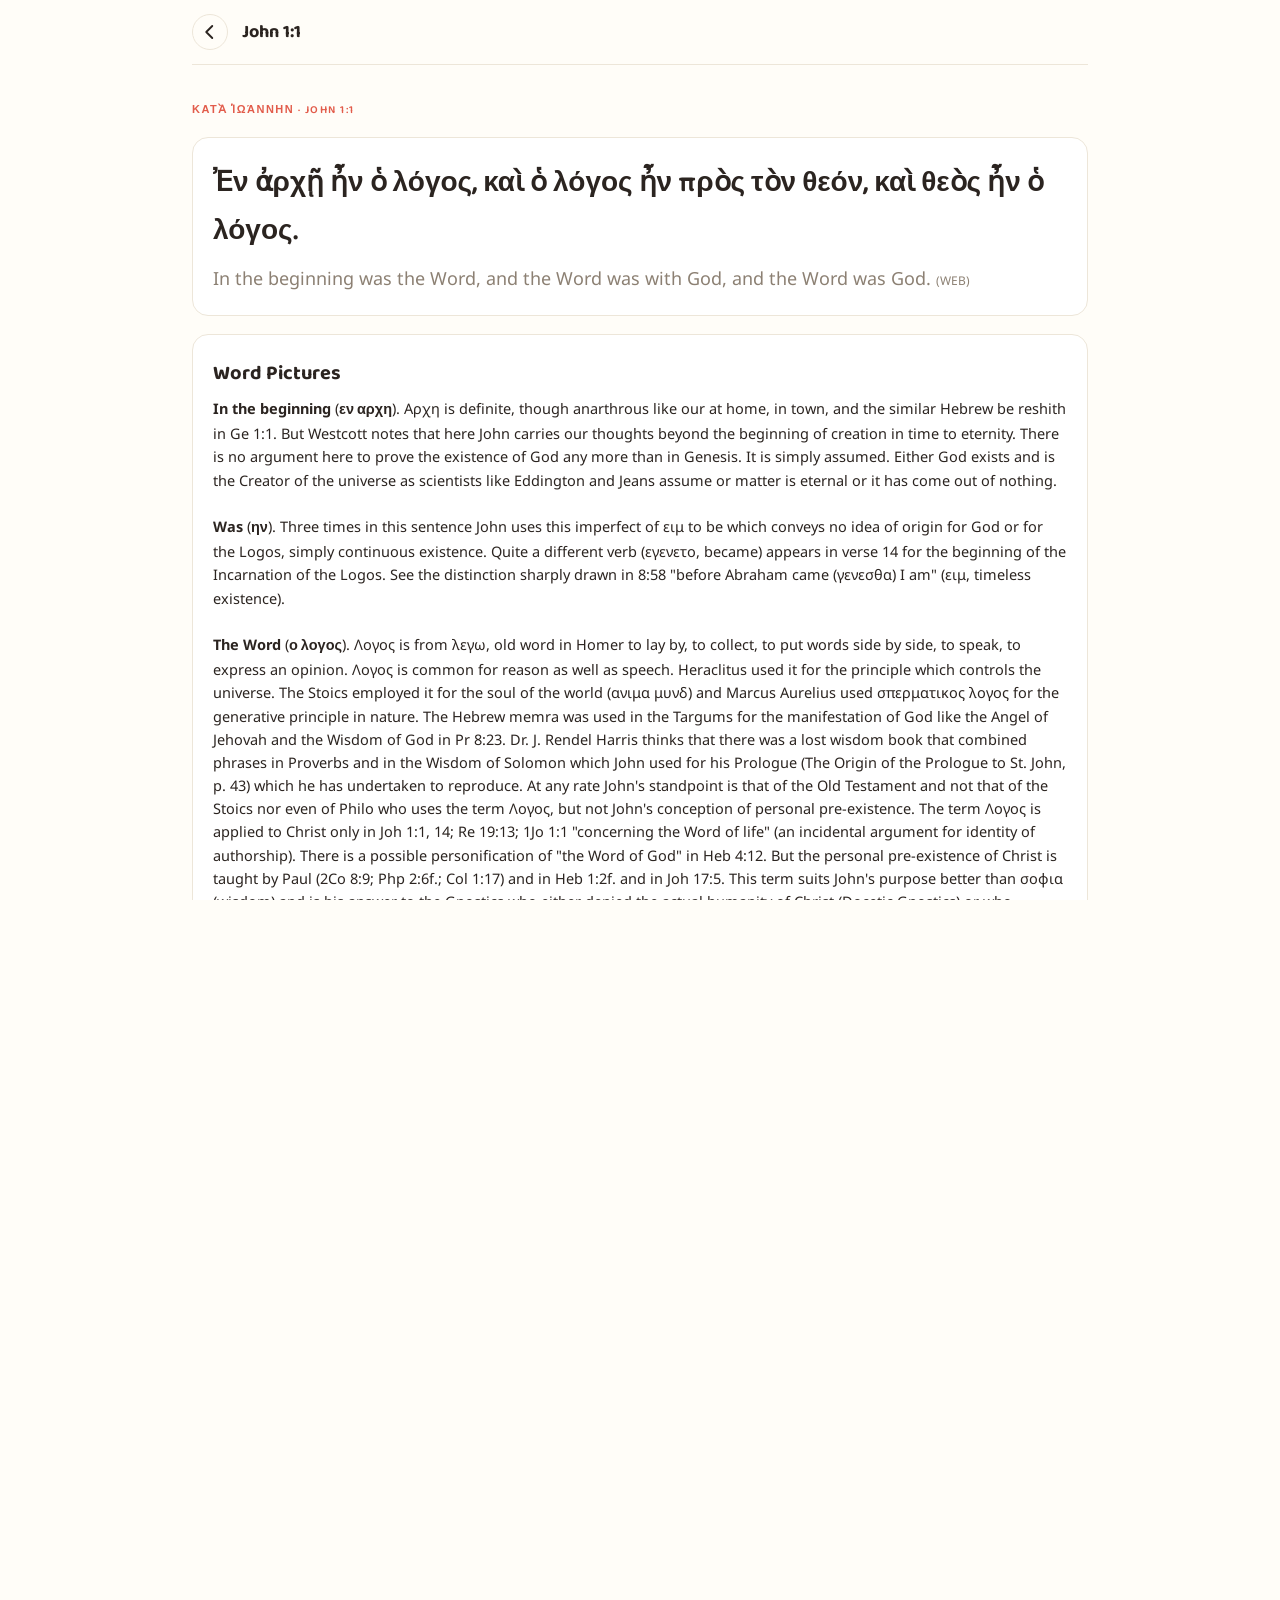
<file: study.html>
<!doctype html>
<html lang="en">
<head>
<meta charset="utf-8">
<meta name="viewport" content="width=device-width, initial-scale=1, viewport-fit=cover">
<title>Rhema — Verse study</title>
<script src="js/recover.js"></script>
<meta name="theme-color" content="#16795A">
<link rel="manifest" href="manifest.json">
<link rel="icon" href="icons/icon.svg" type="image/svg+xml">
<link rel="apple-touch-icon" href="icons/apple-touch-icon.png">
<meta name="apple-mobile-web-app-capable" content="yes">
<meta name="apple-mobile-web-app-status-bar-style" content="black-translucent">
<meta name="apple-mobile-web-app-title" content="Rhema">
<link rel="preconnect" href="https://fonts.googleapis.com">
<link rel="stylesheet" href="https://fonts.googleapis.com/css2?family=Baloo+2:wght@600;700;800&family=EB+Garamond:wght@500;600;700&family=Space+Grotesk:wght@500;600;700&family=Noto+Sans:wght@400;500;600;700&family=Noto+Serif:wght@400;600;700&display=swap">
<link rel="stylesheet" href="css/base.css">
<link rel="stylesheet" href="css/theme-classic.css">
<link rel="stylesheet" href="css/theme-lexis.css">
<link rel="stylesheet" href="css/theme-nous.css">
</head>
<body>

<div class="app-shell">

  <div class="drill-top">
    <button class="icon-btn" id="backBtn" type="button" aria-label="Back">
      <svg viewBox="0 0 24 24"><path d="M15 4l-8 8 8 8" fill="none" stroke="currentColor" stroke-width="2.5" stroke-linecap="round" stroke-linejoin="round"/></svg>
    </button>
    <div class="unit-title" id="title" style="margin:0;font-size:18px;flex:1">Verse study</div>
  </div>

  <div class="drill-body" id="body">
    <p style="color:var(--muted);font-size:13px">Loading…</p>
  </div>

</div>

<script type="module">
  /*
    Verse study — the long-form page behind every "Read more": the verse with
    every word glossed, Robertson's Word Pictures in full, and cross-references.
    Reached from the reader / lesson drawers; the back arrow returns there.
  */
  import { initTheme } from './js/theme.js';
  import { initDev } from './js/dev.js';
  import { initPwa } from './js/pwa.js';
  import { loadBook, loadLexicon, loadWordPictures, loadXrefs, loadStrongs, strongsFor, loadStats } from './js/data.js';
  import { getAllVocabRecords, getSettings } from './js/storage.js';
  import { annotate, isWordToken, normalizedForm, TRANSLATIONS } from './js/reading.js';
  import { describeParse } from './js/morph.js';
  import { escapeHtml, speakerHtml } from './js/session-view.js';
  import { initSpeech } from './js/speech.js';

  initTheme(); initPwa(); initDev(); initSpeech();
  const params = new URLSearchParams(location.search);
  const slug = params.get('book') || 'john';
  const chapter = Number(params.get('chapter')) || 1;
  const verseNum = Number(params.get('verse')) || 1;
  const focus = params.get('focus') || 'wp'; // wp | xref | words
  const body = document.getElementById('body');
  const back = params.get('back') || `read.html?book=${slug}&chapter=${chapter}&verse=${verseNum}`;
  document.getElementById('backBtn').addEventListener('click', () => { if (history.length > 1 && document.referrer) history.back(); else location.href = back; });

  main().catch((err) => { console.error(err); body.innerHTML = `<div class="card">Could not load: ${escapeHtml(err.message)}.</div>`; });

  async function main() {
    const [book, lexicon, stats] = await Promise.all([loadBook(slug), loadLexicon(), loadStats()]);
    const meta = stats.books.find((b) => b.book === slug);
    const verse = Object.values(book.chapters[String(chapter)] || {}).find((v) => v.id === `${slug}-${chapter}-${verseNum}`);
    if (!verse) throw new Error('verse not found');
    const ref = `${meta.name} ${chapter}:${verseNum}`;
    document.title = `Rhema — ${ref}`;
    document.getElementById('title').textContent = ref;
    const records = getAllVocabRecords();
    const words = annotate(verse, lexicon, records);
    const tr = getSettings().translation || 'web';
    const en = verse.translations[tr] || Object.values(verse.translations)[0] || '';
    const greek = verse.words.map((w) => w.t).join(' ');
    body.innerHTML = `
      <div class="drill-kicker">${escapeHtml(book.greekTitle)} · ${escapeHtml(ref)}</div>
      <div class="card">
        <div class="verse" lang="grc">${escapeHtml(greek)}${speakerHtml(greek, { small: true, verse: true })}</div>
        <div class="tr-text" style="margin-top:10px;color:var(--muted)">${escapeHtml(en)} <span class="gloss-status">(${TRANSLATIONS.find((t) => t.id === tr).label})</span></div>
      </div>
      <div class="card" id="wp"><div class="rule-title">Word Pictures</div><div class="gloss-status">Loading…</div></div>
      <div class="card" id="xrefs"><div class="rule-title">Cross-references</div><div class="gloss-status">Loading…</div></div>
      <div class="card" id="words"><div class="rule-title">Every word</div>
        ${words.filter(isWordToken).map((w) => `<div class="study-word"><span class="greek">${escapeHtml(normalizedForm(w))}</span><span><b>${escapeHtml(w.item ? w.item.gloss : '')}</b><br><span class="gloss-status">${escapeHtml(describeParse(w.p, w.m))} · from ${escapeHtml(w.item ? w.item.citation : w.l)}${w.item ? ` · <a href="lexicon.html?q=${encodeURIComponent(w.item.lemma)}">Lexicon</a>` : ''}</span></span></div>`).join('')}
      </div>`;
    loadWordPictures(slug).then((d) => {
      const text = d.chapters[String(chapter)] && d.chapters[String(chapter)][String(verseNum)];
      document.getElementById('wp').innerHTML = `<div class="rule-title">Word Pictures</div>` + (text
        ? `<div class="wp-text" style="margin-top:8px">${escapeHtml(text).split('\n\n').map((p) => p.replace(/^([^(\n]{1,80}?)\s*\(([^)]*[Ͱ-Ͽ][^)]*)\)/, '<b>$1</b> (<span class="gr">$2</span>)')).join('\n\n')}</div><div class="wp-source">A. T. Robertson, Word Pictures in the New Testament (1930–33).</div>`
        : '<div class="gloss-status">No note on this verse.</div>');
    }).catch(() => { document.getElementById('wp').querySelector('.gloss-status').textContent = 'Not available.'; });
    loadXrefs(slug).then((d) => {
      const refs = d.chapters[String(chapter)] && d.chapters[String(chapter)][String(verseNum)];
      document.getElementById('xrefs').innerHTML = `<div class="rule-title">Cross-references</div>` + (refs && refs.length
        ? `<div class="xref-list" style="margin-top:8px">${refs.map((r) => r.nt ? `<a class="xref" href="study.html?book=${r.book}&chapter=${r.chapter}&verse=${r.from}">${escapeHtml(r.ref)}</a>` : `<span class="xref ot" title="Old Testament — not included">${escapeHtml(r.ref)}</span>`).join('')}</div><div class="wp-source">Treasury of Scripture Knowledge. Grey references are Old Testament.</div>`
        : '<div class="gloss-status">No cross-references for this verse.</div>');
    }).catch(() => { document.getElementById('xrefs').querySelector('.gloss-status').textContent = 'Not available.'; });
    const target = document.getElementById(focus === 'xref' ? 'xrefs' : focus === 'words' ? 'words' : 'wp');
    if (target && focus !== 'wp') setTimeout(() => target.scrollIntoView({ block: 'start' }), 300);
  }
</script>

</body>
</html>
</file>
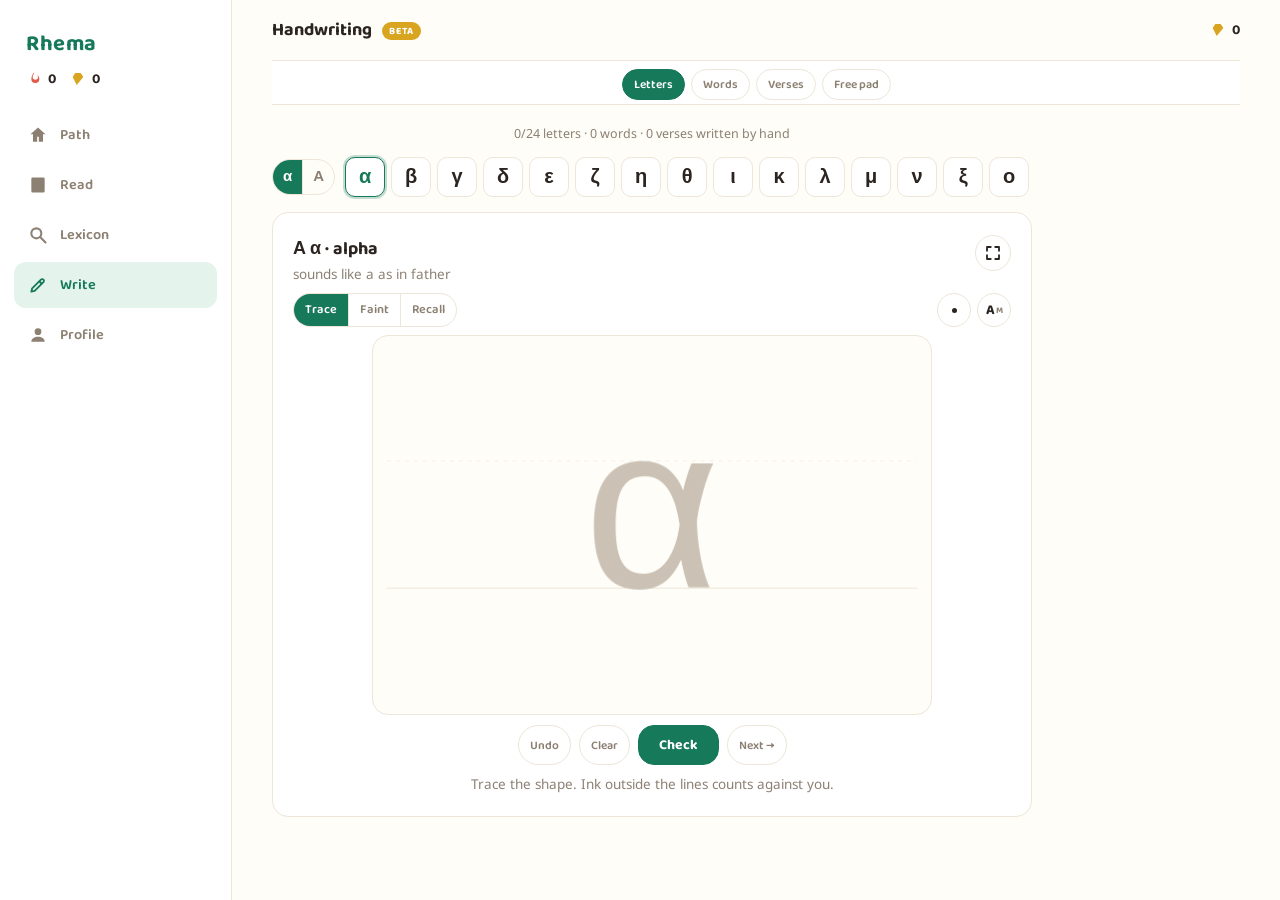
<file: write.html>
<!doctype html>
<html lang="en">
<head>
<meta charset="utf-8">
<meta name="viewport" content="width=device-width, initial-scale=1, viewport-fit=cover">
<title>Rhema — Handwriting</title>
<script src="js/recover.js"></script>
<meta name="theme-color" content="#16795A">
<link rel="manifest" href="manifest.json">
<link rel="icon" href="icons/icon.svg" type="image/svg+xml">
<link rel="apple-touch-icon" href="icons/apple-touch-icon.png">
<meta name="apple-mobile-web-app-capable" content="yes">
<meta name="apple-mobile-web-app-status-bar-style" content="black-translucent">
<meta name="apple-mobile-web-app-title" content="Rhema">
<link rel="preconnect" href="https://fonts.googleapis.com">
<link rel="stylesheet" href="https://fonts.googleapis.com/css2?family=Baloo+2:wght@600;700;800&family=EB+Garamond:wght@500;600;700&family=Space+Grotesk:wght@500;600;700&family=Noto+Sans:wght@400;500;600;700&family=Noto+Serif:wght@400;600;700&display=swap">
<link rel="stylesheet" href="css/base.css">
<link rel="stylesheet" href="css/theme-classic.css">
<link rel="stylesheet" href="css/theme-lexis.css">
<link rel="stylesheet" href="css/theme-nous.css">
</head>
<body>

<div class="app-shell">

  <div class="topbar">
    <div class="unit-title" style="margin:0;font-size:18px">Handwriting <span class="beta">Beta</span></div>
    <div class="stat gold">
      <svg class="stat-icon" viewBox="0 0 24 24"><path d="M4 9l4-6h8l4 6-10 12L4 9z" fill="currentColor"/></svg>
      <span id="xpStat">0</span>
    </div>
  </div>

  <div class="write-modes">
    <div class="chips" id="modes">
      <button class="pill active" type="button" data-mode="letters">Letters</button>
      <button class="pill" type="button" data-mode="words">Words</button>
      <button class="pill" type="button" data-mode="verses">Verses</button>
      <button class="pill" type="button" data-mode="free">Free pad</button>
    </div>
  </div>

  <div class="settings-body write-body" id="body">
    <p style="color:var(--muted);font-size:13px">Loading…</p>
  </div>

  <div class="bottom-nav" id="nav"></div>

</div>

<script type="module">
  /*
    Handwriting tab (beta; shown while settings.handwriting is on) — trace any
    letter, any Lexicon word, or a verse (split into parts that fit the screen
    at a comfortable size), or write freehand on a lined pad.
    Guide modes: Trace (clear guide), Faint (ghost guide), Recall (letters and
    words only: no guide while writing; ink is fitted to the shape, then checked).
    Pen size, text size and guide mode persist in settings (handwritingPen /
    handwritingSize / handwritingGuide). Full screen covers the app (and uses the
    Fullscreen API where the browser has it) and follows rotation.
    The checker (js/scribe.js) wants the guide covered AND the ink kept on it;
    after a check the canvas marks missed parts (gold) and stray ink (red).
  */
  import { initTheme } from './js/theme.js';
  import { initDev } from './js/dev.js';
  import { initPwa } from './js/pwa.js';
  import { renderNav } from './js/nav.js';
  import { initSfx, playCorrect, playWrong } from './js/sfx.js';
  import { loadAlphabet, loadLexicon, loadBook, loadSearchForms } from './js/data.js';
  import { getSettings, setSettings, getProgress, addXp, recordActivity, recordHandwriting, getHandwritingRecord, getAllHandwritingRecords, getAllVocabRecords } from './js/storage.js';
  import { createScribe, describeScore, PEN_SIZES } from './js/scribe.js';
  import { searchLexicon } from './js/lexicon.js';
  import { BOOKS, parseReference } from './js/refs.js';
  import { escapeHtml } from './js/session-view.js';

  initTheme();
  initPwa();
  initDev();
  initSfx();
  renderNav(document.getElementById('nav'), 'write');

  const body = document.getElementById('body');
  const xpStat = document.getElementById('xpStat');
  xpStat.textContent = getProgress().xp;
  const params = new URLSearchParams(location.search);
  const XP = { letter: 1, word: 2, verse: 6 };
  const SIZE_MUL = { S: 0.85, M: 1, L: 1.2 };
  const PEN_ORDER = ['fine', 'medium', 'bold'];
  const SIZE_ORDER = ['S', 'M', 'L'];
  const NT = BOOKS.filter((b) => b[2] >= 40).map((b) => ({ slug: b[0], name: b[1] }));
  const state = {
    mode: params.get('mode') || (params.get('word') ? 'words' : params.get('book') ? 'verses' : 'letters'),
    alphabet: null, lexicon: null, upper: false, letterIndex: 0, query: params.get('word') || '', filter: 'core',
    books: new Map(), verseRef: null, scribe: null, formIndex: null,
    item: null, host: null, card: null, fs: false, apiFs: false,
    verse: null, // { key, words, wordsDone, scores: [] } for the verse being written
  };
  const prefs = () => { const s = getSettings(); return { pen: PEN_SIZES[s.handwritingPen] ? s.handwritingPen : 'fine', size: SIZE_MUL[s.handwritingSize] ? s.handwritingSize : 'M', guide: ['trace', 'faint', 'memory'].includes(s.handwritingGuide) ? s.handwritingGuide : 'trace' }; };

  document.getElementById('modes').addEventListener('click', (e) => {
    const b = e.target.closest('[data-mode]'); if (!b) return;
    state.mode = b.dataset.mode; render();
  });

  function setModeChip() { document.querySelectorAll('#modes .pill').forEach((p) => p.classList.toggle('active', p.dataset.mode === state.mode)); }
  function done(kind) { return Object.keys(getAllHandwritingRecords()).filter((k) => k.startsWith(kind + ':')).length; }
  function summary() {
    return `<div class="write-summary">${done('letter')}/24 letters · ${done('word')} words · ${done('verse')} verses written by hand</div>`;
  }
  function destroyScribe() { if (state.scribe) { state.scribe.destroy(); state.scribe = null; } }

  const ICON_FS = '<svg viewBox="0 0 24 24"><path d="M4 9V4h5M20 9V4h-5M4 15v5h5M20 15v5h-5" fill="none" stroke="currentColor" stroke-width="2.4" stroke-linecap="round" stroke-linejoin="round"/></svg>';
  const ICON_EXIT = '<svg viewBox="0 0 24 24"><path d="M9 4v5H4M15 4v5h5M9 20v-5H4M15 20v-5h5" fill="none" stroke="currentColor" stroke-width="2.4" stroke-linecap="round" stroke-linejoin="round"/></svg>';

  // ---------- verse parts: split the verse into chunks that fit `lines` lines at `font` px ----------
  function splitParts(words, font, width, lines) {
    const m = document.createElement('canvas').getContext('2d');
    m.font = `${font}px ${getComputedStyle(document.documentElement).getPropertyValue('--font-greek').trim() || 'serif'}`;
    const max = width - 28;
    const parts = []; let cur = []; let lineCount = 1; let line = '';
    for (const w of words) {
      const test = line ? `${line} ${w}` : w;
      if (m.measureText(test).width <= max || !line) { line = test; cur.push(w); continue; }
      if (lineCount < lines) { lineCount++; line = w; cur.push(w); continue; }
      parts.push(cur); cur = [w]; line = w; lineCount = 1;
    }
    if (cur.length) parts.push(cur);
    return parts;
  }

  // ---------- the tracing card (letters, words, verses, free pad) ----------
  // item: { kind: 'letter'|'word'|'verse'|'free', key, guide, title, memoryTitle, sub, onNext, nextLabel, extraHtml }
  function showTrace(item, host) {
    state.item = item; state.host = host;
    mountCard();
  }

  function mountCard() {
    const item = state.item, host = state.host;
    if (!item || !host) return;
    destroyScribe();
    if (state.card) state.card.remove();
    const p = prefs();
    const guideMode = item.kind === 'verse' && p.guide === 'memory' ? 'faint' : p.guide;
    const rec = item.key ? getHandwritingRecord(item.key) : null;
    const card = document.createElement('div');
    card.className = `card write-card${state.fs ? ' fs' : ''}`;
    const title = guideMode === 'memory' && item.memoryTitle ? item.memoryTitle : item.title;
    card.innerHTML = `
      <div class="write-head">
        <div class="write-head-text"><div class="write-title">${title}</div>${item.sub ? `<div class="write-sub">${item.sub}</div>` : ''}</div>
        <button class="icon-btn write-fs-btn" type="button" data-act="fs" aria-label="${state.fs ? 'Exit full screen' : 'Full screen'}" title="${state.fs ? 'Exit full screen' : 'Full screen'}">${state.fs ? ICON_EXIT : ICON_FS}</button>
      </div>
      <div class="write-ctrl">
        ${item.kind === 'free' ? '<span class="write-ctrl-label">Free writing · no checker</span>' : `<div class="seg" role="group" aria-label="Guide">
          <button type="button" data-guide="trace" class="${guideMode === 'trace' ? 'active' : ''}">Trace</button>
          <button type="button" data-guide="faint" class="${guideMode === 'faint' ? 'active' : ''}">Faint</button>
          ${item.kind !== 'verse' ? `<button type="button" data-guide="memory" class="${guideMode === 'memory' ? 'active' : ''}">Recall</button>` : ''}
        </div>`}
        <span class="write-ctrl-spacer"></span>
        <button class="ctrl-btn" type="button" data-act="pen" aria-label="Pen: ${p.pen}" title="Pen: ${p.pen}"><span class="pen-dot" style="width:${PEN_SIZES[p.pen] * 2}px;height:${PEN_SIZES[p.pen] * 2}px"></span></button>
        ${item.kind === 'free' ? '' : `<button class="ctrl-btn" type="button" data-act="size" aria-label="Text size ${p.size}" title="Text size">A<small>${p.size}</small></button>`}
      </div>
      ${item.kind === 'verse' ? '<div class="write-parts" id="parts"></div>' : ''}
      <div class="scribe-wrap" id="scribeWrap"></div>
      <div class="scribe-tools">
        <button class="pill" type="button" data-act="undo">Undo</button>
        <button class="pill" type="button" data-act="clear">Clear</button>
        ${item.kind === 'free' ? '' : '<button class="btn" type="button" data-act="check">Check</button>'}
        ${item.onNext ? `<button class="pill" type="button" data-act="next">${item.nextLabel || 'Next'} →</button>` : ''}
      </div>
      <div class="write-msg" id="traceMsg">${item.kind === 'free' ? '' : rec ? `Written ${rec.count}× · best ${Math.round(rec.best * 100)}%` : guideMode === 'memory' ? 'Write it from memory, any size. Check fits your ink to the real shape.' : 'Trace the shape. Ink outside the lines counts against you.'}</div>
      ${state.fs ? '' : item.extraHtml || ''}`;
    host.appendChild(card);
    state.card = card;
    document.documentElement.classList.toggle('write-fs-open', state.fs);

    const wrap = card.querySelector('#scribeWrap');
    const mul = SIZE_MUL[p.size];
    let W, H;
    if (state.fs) { W = Math.max(240, wrap.clientWidth - 4); H = Math.max(160, wrap.clientHeight - 4); }
    else W = Math.min(item.kind === 'verse' || item.kind === 'free' ? 680 : 560, wrap.clientWidth || 320);
    const phone = Math.min(W, H || W) < 520;
    let opts;
    if (item.kind === 'letter') {
      const h = state.fs ? H : Math.round(Math.min(W * 0.85, 380));
      opts = { height: h, guide: item.guide, guideSize: Math.round((state.fs ? Math.min(h * 0.6, W * 0.7) : h * 0.62) * mul) };
    } else if (item.kind === 'word') {
      const h = state.fs ? H : Math.round(Math.min(W * 0.55, 300));
      opts = { height: h, guide: item.guide, guideSize: Math.round((state.fs ? h * 0.46 : h * 0.58) * mul) };
    } else if (item.kind === 'verse') {
      const font = Math.round((state.fs ? (phone ? 56 : 78) : (phone ? 44 : 54)) * mul);
      const lines = state.fs ? Math.max(1, Math.min(5, Math.floor((H - 14) / (font * 1.7)))) : 2;
      const v = state.verse;
      const parts = splitParts(v.words, font, W, lines);
      // progress is kept per word, so it survives re-splitting (full screen, text size, rotation)
      const starts = []; let acc = 0; for (const p of parts) { starts.push(acc); acc += p.length; }
      const partDone = (i) => { for (let k = starts[i]; k < starts[i] + parts[i].length; k++) if (!v.done.has(k)) return false; return true; };
      let part = -1;
      if (v.focus != null) part = starts.findIndex((st, i) => v.focus >= st && v.focus < st + parts[i].length);
      if (part < 0) part = parts.findIndex((_, i) => !partDone(i));
      if (part < 0) part = parts.length - 1;
      v.parts = parts; v.part = part; v.partStart = starts[part]; v.partDone = partDone;
      renderParts();
      opts = state.fs ? { height: H, guide: parts[part].join(' '), wrap: true, guideSize: font } : { guide: parts[part].join(' '), wrap: true, autoHeight: true, guideSize: font };
      opts.minInk = Math.min(900, parts[part].join(' ').length * 8);
    } else {
      opts = { height: state.fs ? H : Math.round(Math.min(W * 0.9, 520)), lines: true };
    }
    state.scribe = createScribe(wrap, { width: W, guideMode, ...opts });

    const msg = card.querySelector('#traceMsg');
    card.querySelector('[data-act=undo]').addEventListener('click', () => state.scribe.undo());
    card.querySelector('[data-act=clear]').addEventListener('click', () => { state.scribe.clear(); if (item.kind !== 'free') msg.textContent = ''; });
    card.querySelector('[data-act=fs]').addEventListener('click', toggleFullscreen);
    card.querySelector('[data-act=pen]').addEventListener('click', () => {
      const next = PEN_ORDER[(PEN_ORDER.indexOf(prefs().pen) + 1) % PEN_ORDER.length];
      setSettings({ handwritingPen: next });
      state.scribe.setPen(PEN_SIZES[next]);
      const b = card.querySelector('[data-act=pen]'); b.title = b.ariaLabel = `Pen: ${next}`;
      const dot = b.querySelector('.pen-dot'); dot.style.width = dot.style.height = `${PEN_SIZES[next] * 2}px`;
    });
    const sizeBtn = card.querySelector('[data-act=size]');
    if (sizeBtn) sizeBtn.addEventListener('click', () => { setSettings({ handwritingSize: SIZE_ORDER[(SIZE_ORDER.indexOf(prefs().size) + 1) % SIZE_ORDER.length] }); mountCard(); });
    card.querySelectorAll('[data-guide]').forEach((b) => b.addEventListener('click', () => { setSettings({ handwritingGuide: b.dataset.guide }); mountCard(); }));
    if (item.onNext) card.querySelector('[data-act=next]').addEventListener('click', item.onNext);
    const check = card.querySelector('[data-act=check]');
    if (check) check.addEventListener('click', () => doCheck(item, guideMode, msg));
    if (item.afterMount) item.afterMount(card);
  }

  function renderParts() {
    const el = document.getElementById('parts'); const v = state.verse;
    if (!el || !v || !v.parts) return;
    if (v.parts.length < 2) { el.innerHTML = ''; return; }
    el.innerHTML = `<span class="write-parts-label">Part ${v.part + 1} of ${v.parts.length}</span>${v.parts.map((_, i) => `<button type="button" class="part-dot ${i === v.part ? 'current' : ''} ${v.partDone(i) ? 'done' : ''}" data-part="${i}" aria-label="Part ${i + 1}"></button>`).join('')}`;
    el.querySelectorAll('[data-part]').forEach((b) => b.addEventListener('click', () => {
      const i = Number(b.dataset.part); v.focus = v.parts.slice(0, i).reduce((a, x) => a + x.length, 0); mountCard();
    }));
  }

  function doCheck(item, guideMode, msg) {
    const sc = state.scribe.score();
    state.scribe.showResult();
    const what = item.kind === 'letter' ? 'the letter' : item.kind === 'word' ? 'the word' : 'this part';
    if (!sc.pass) { playWrong(); msg.textContent = describeScore(sc, what); return; }
    if (item.kind === 'verse') {
      const v = state.verse;
      for (let k = v.partStart; k < v.partStart + v.parts[v.part].length; k++) v.done.add(k);
      v.covs.push(sc.coverage); v.focus = null;
      if (v.done.size < v.words.length) {
        playCorrect();
        msg.innerHTML = `<b>Part ${v.part + 1} done.</b> Next part…`;
        setTimeout(() => { if (state.item === item) mountCard(); }, 900);
        return;
      }
      const avg = v.covs.reduce((a, x) => a + x, 0) / Math.max(1, v.covs.length);
      const first = !getHandwritingRecord(item.key);
      recordHandwriting(item.key, avg); recordActivity();
      const xp = first ? XP.verse : 2;
      xpStat.textContent = addXp(xp).xp;
      playCorrect();
      renderParts();
      msg.innerHTML = `<b>Verse written.</b> Every part checked · ${Math.round(avg * 100)}% average <span class="write-xp">+${xp} XP</span>`;
      v.done = new Set(); v.covs = [];
      return;
    }
    const first = !getHandwritingRecord(item.key);
    recordHandwriting(item.key, sc.coverage); recordActivity();
    const xp = (first ? XP[item.kind] : Math.max(1, Math.round(XP[item.kind] / 3))) + (guideMode === 'memory' ? 1 : 0);
    xpStat.textContent = addXp(xp).xp;
    playCorrect();
    msg.innerHTML = `<b>${guideMode === 'memory' ? 'From memory!' : 'Nice hand.'}</b> ${escapeHtml(describeScore(sc, what))} <span class="write-xp">+${xp} XP</span>`;
  }

  // ---------- full screen ----------
  async function toggleFullscreen() {
    state.fs = !state.fs;
    const el = document.documentElement;
    if (state.fs && el.requestFullscreen && !document.fullscreenElement) {
      try { await el.requestFullscreen({ navigationUI: 'hide' }); state.apiFs = true; } catch (e) { state.apiFs = false; }
    } else if (!state.fs && document.fullscreenElement) {
      try { await document.exitFullscreen(); } catch (e) { /* already out */ }
      state.apiFs = false;
    }
    mountCard();
    if (!state.fs && state.card) state.card.scrollIntoView({ block: 'nearest' });
  }
  document.addEventListener('fullscreenchange', () => {
    if (!document.fullscreenElement && state.fs && state.apiFs) { state.fs = false; state.apiFs = false; mountCard(); }
  });
  let resizeTimer = null;
  window.addEventListener('resize', () => {
    if (!state.fs) return;
    clearTimeout(resizeTimer);
    resizeTimer = setTimeout(() => { if (state.fs) mountCard(); }, 250);
  });
  document.addEventListener('keydown', (e) => {
    if (!state.card || /INPUT|SELECT|TEXTAREA/.test((e.target && e.target.tagName) || '')) return;
    if (e.key === 'Escape' && state.fs) { e.preventDefault(); toggleFullscreen(); }
    else if ((e.metaKey || e.ctrlKey) && e.key.toLowerCase() === 'z') { e.preventDefault(); state.scribe && state.scribe.undo(); }
    else if (e.key === 'Enter') { const b = state.card.querySelector('[data-act=check]'); if (b) { e.preventDefault(); b.click(); } }
    else if (e.key === 'ArrowRight') { const b = state.card.querySelector('[data-act=next]'); if (b) { e.preventDefault(); b.click(); } }
  });

  // ---------- Letters ----------
  function renderLetters() {
    const letters = state.alphabet.letters;
    const l = letters[state.letterIndex];
    const grid = letters.map((x, i) => `<button class="write-letter ${i === state.letterIndex ? 'active' : ''} ${getHandwritingRecord(`letter:${x.lower[0]}`) ? 'done' : ''}" type="button" data-i="${i}" lang="grc">${state.upper ? x.upper : x.lower[0]}</button>`).join('');
    body.innerHTML = `${summary()}
      <div class="write-letter-bar">
        <div class="seg" role="group" aria-label="Case"><button type="button" data-case="lower" class="${state.upper ? '' : 'active'}">α</button><button type="button" data-case="upper" class="${state.upper ? 'active' : ''}">Α</button></div>
        <div class="write-letters" id="letterGrid">${grid}</div>
      </div>
      <div id="traceHost"></div>`;
    const guide = state.upper ? l.upper : l.lower[0];
    showTrace({
      kind: 'letter', key: `letter:${l.lower[0]}`, guide,
      title: `${escapeHtml(l.upper)} ${escapeHtml(l.lower)} · ${escapeHtml(l.name)}`,
      memoryTitle: `Write ${state.upper ? 'capital' : 'small'} <b>${escapeHtml(l.name)}</b>`,
      sub: `sounds like ${escapeHtml(l[getSettings().pronunciation] || l.erasmian || '')}${l.lower.length > 1 ? ` · ${escapeHtml(l.lower.slice(2))} at the end of a word` : ''}`,
      onNext: () => { state.letterIndex = (state.letterIndex + 1) % letters.length; renderLetters(); },
    }, document.getElementById('traceHost'));
    const active = document.querySelector('#letterGrid .active'); if (active) active.scrollIntoView({ block: 'nearest', inline: 'center' });
    document.getElementById('letterGrid').addEventListener('click', (e) => { const b = e.target.closest('[data-i]'); if (!b) return; state.letterIndex = Number(b.dataset.i); renderLetters(); });
    body.querySelectorAll('[data-case]').forEach((b) => b.addEventListener('click', () => { state.upper = b.dataset.case === 'upper'; renderLetters(); }));
  }

  // ---------- Words ----------
  function renderWords() {
    const records = getAllVocabRecords();
    body.innerHTML = `${summary()}
      <div class="lex-search"><input class="type-input" id="q" type="search" placeholder="λόγος, λόγου, logos, or word" autocapitalize="off" autocorrect="off" autocomplete="off" spellcheck="false" enterkeyhint="search" aria-label="Search words" value="${escapeHtml(state.query)}"></div>
      <div class="chips" id="wordChips">
        <button class="pill ${state.filter === 'core' ? 'active' : ''}" type="button" data-filter="core">Core 310</button>
        <button class="pill ${state.filter === 'studied' ? 'active' : ''}" type="button" data-filter="studied">My words</button>
        <button class="pill ${state.filter === 'all' ? 'active' : ''}" type="button" data-filter="all">All</button>
      </div>
      <div id="wordTrace"></div>
      <div class="write-list" id="wordList"></div>`;
    const list = document.getElementById('wordList');
    const q = document.getElementById('q');
    let hits = [];
    const showList = () => {
      hits = searchLexicon(state.lexicon.items, { query: state.query, filter: state.filter, records, formIndex: state.formIndex }).slice(0, 60);
      list.innerHTML = hits.map((it) => `<button class="lex-row" type="button" data-id="${escapeHtml(it.id)}"><span class="lex-lemma ${getHandwritingRecord(`word:${headword(it)}`) ? 'done' : ''}" lang="grc">${escapeHtml(it.lemma)}</span><span class="lex-gloss">${escapeHtml(it.gloss)}</span></button>`).join('') || `<div class="lex-count">No words match.</div>`;
    };
    const pick = (it) => {
      const word = headword(it);
      showTrace({
        kind: 'word', key: `word:${word}`, guide: word,
        title: `<span lang="grc">${escapeHtml(it.citation || it.lemma)}</span>`,
        sub: `${escapeHtml(it.gloss)} · ${it.count}× in the New Testament`,
        onNext: () => { const i = hits.findIndex((h) => h.id === it.id); const n = hits[(i + 1) % Math.max(1, hits.length)]; if (n) pick(n); },
        nextLabel: 'Next word',
      }, document.getElementById('wordTrace'));
      if (!state.fs) document.getElementById('wordTrace').scrollIntoView({ block: 'nearest' });
    };
    q.addEventListener('input', () => { state.query = q.value; showList(); });
    if (!state.formIndex) loadSearchForms().then((idx) => { state.formIndex = idx; if (state.query && state.mode === 'words' && document.getElementById('wordList')) showList(); }).catch(() => {});
    document.getElementById('wordChips').addEventListener('click', (e) => { const b = e.target.closest('[data-filter]'); if (!b) return; state.filter = b.dataset.filter; renderWords(); });
    list.addEventListener('click', (e) => { const b = e.target.closest('[data-id]'); if (!b) return; pick(state.lexicon.byId.get(b.dataset.id)); });
    showList();
    if (state.query) { const first = state.lexicon.byId.get(state.query) || hits[0]; if (first) pick(first); }
  }
  const headword = (it) => it.lemma.replace(/\([^)]*\)/g, '').split(/[,;/]/)[0].trim();

  // ---------- Verses ----------
  async function book(slug) { if (!state.books.has(slug)) state.books.set(slug, await loadBook(slug)); return state.books.get(slug); }
  async function renderVerses() {
    const last = getSettings().lastRead;
    if (!state.verseRef) state.verseRef = { slug: params.get('book') || (last && last.book) || 'john', chapter: Number(params.get('chapter')) || (last && last.chapter) || 1, verse: Number(params.get('verse')) || 1 };
    const b = await book(state.verseRef.slug);
    const chapters = Object.keys(b.chapters).map(Number).sort((a, c) => a - c);
    if (!b.chapters[state.verseRef.chapter]) state.verseRef.chapter = chapters[0];
    const verses = Object.keys(b.chapters[state.verseRef.chapter]).map(Number).sort((a, c) => a - c);
    if (!b.chapters[state.verseRef.chapter][state.verseRef.verse]) state.verseRef.verse = verses[0];
    const v = b.chapters[state.verseRef.chapter][state.verseRef.verse];
    const text = v.words.map((w) => w.t).join(' ').replace(/\s+([,.;·!?])/g, '$1');
    const en = v.translations[getSettings().translation] || Object.values(v.translations)[0] || '';
    // SBLGNT textual-variant signs (⸀ ⸂ ⸃ …) are apparatus marks, not letters: leave them out of the handwriting guide
    const clean = text.replace(/[\u2e00-\u2e7f]/g, '').replace(/\s+/g, ' ').trim();
    if (!state.verse || state.verse.key !== `verse:${v.id}`) state.verse = { key: `verse:${v.id}`, words: clean.split(' ').filter(Boolean), done: new Set(), covs: [], focus: null };
    body.innerHTML = `${summary()}
      <div class="write-picker">
        <select class="select" id="bookSel" aria-label="Book">${NT.map((x) => `<option value="${x.slug}" ${x.slug === state.verseRef.slug ? 'selected' : ''}>${escapeHtml(x.name)}</option>`).join('')}</select>
        <select class="select" id="chapSel" aria-label="Chapter">${chapters.map((c) => `<option value="${c}" ${c === state.verseRef.chapter ? 'selected' : ''}>${c}</option>`).join('')}</select>
        <select class="select" id="verseSel" aria-label="Verse">${verses.map((n) => `<option value="${n}" ${n === state.verseRef.verse ? 'selected' : ''}>${n}</option>`).join('')}</select>
      </div>
      <div class="write-picker"><input class="jump-input" id="jumpInput" type="text" placeholder="Go to… Jn 3:16" aria-label="Go to reference" spellcheck="false"></div>
      <div id="verseTrace"></div>`;
    const ref = `${NT.find((x) => x.slug === state.verseRef.slug).name} ${state.verseRef.chapter}:${state.verseRef.verse}`;
    const nextVerse = () => {
      const i = verses.indexOf(state.verseRef.verse);
      if (i + 1 < verses.length) state.verseRef.verse = verses[i + 1];
      else { const c = chapters.indexOf(state.verseRef.chapter); if (c + 1 < chapters.length) { state.verseRef.chapter = chapters[c + 1]; state.verseRef.verse = 1; } }
      renderVerses();
    };
    showTrace({
      kind: 'verse', key: `verse:${v.id}`, title: escapeHtml(ref), sub: escapeHtml(en),
      onNext: nextVerse, nextLabel: 'Next verse',
      extraHtml: `<div class="write-verse-text" lang="grc">${escapeHtml(clean)}</div><a class="more-btn" href="read.html?book=${state.verseRef.slug}&chapter=${state.verseRef.chapter}&verse=${state.verseRef.verse}">Open in the reader →</a>`,
    }, document.getElementById('verseTrace'));
    document.getElementById('bookSel').addEventListener('change', (e) => { state.verseRef = { slug: e.target.value, chapter: 1, verse: 1 }; renderVerses(); });
    document.getElementById('chapSel').addEventListener('change', (e) => { state.verseRef.chapter = Number(e.target.value); state.verseRef.verse = 1; renderVerses(); });
    document.getElementById('verseSel').addEventListener('change', (e) => { state.verseRef.verse = Number(e.target.value); renderVerses(); });
    const jump = document.getElementById('jumpInput');
    jump.addEventListener('keydown', (e) => {
      if (e.key !== 'Enter') return;
      const r = parseReference(jump.value);
      if (!r || !r.nt) { jump.classList.add('bad'); setTimeout(() => jump.classList.remove('bad'), 600); return; }
      state.verseRef = { slug: r.slug, chapter: r.chapter || 1, verse: r.verse || 1 }; jump.blur(); renderVerses();
    });
  }

  // ---------- Free pad ----------
  function renderFree() {
    body.innerHTML = `${summary()}<div id="freeHost"></div>`;
    showTrace({ kind: 'free', title: 'Free writing', sub: 'Lined paper. Copy a verse from memory, practise a paradigm, or just get the letters flowing.' }, document.getElementById('freeHost'));
  }

  async function render() {
    setModeChip();
    destroyScribe();
    state.card = null; state.item = null;
    if (state.mode === 'letters') renderLetters();
    else if (state.mode === 'words') renderWords();
    else if (state.mode === 'verses') await renderVerses();
    else renderFree();
    if (!state.fs) body.scrollTop = 0;
  }

  async function main() {
    if (!getSettings().handwriting) {
      body.innerHTML = `<div class="card"><p>Handwriting practice is switched off. Turn it on under <a href="settings.html">Profile → Learning → Handwriting practice</a>.</p></div>`;
      return;
    }
    try {
      [state.alphabet, state.lexicon] = await Promise.all([loadAlphabet(), loadLexicon()]);
    } catch (e) {
      body.innerHTML = `<p style="color:var(--bad)">Could not load the alphabet or lexicon. Run from a local server (see README).</p>`;
      throw e;
    }
    render();
  }
  main();
</script>

</body>
</html>
</file>
<file: css/base.css>
/*
  base.css — shared, theme-independent layout and reset.
  No colors or fonts are hardcoded here: every visual value comes from
  CSS custom properties defined per-theme in css/theme-*.css and applied
  via [data-theme]/[data-mode] on <html> (see js/theme.js). This file
  only exists once; theme files never redefine layout, only tokens.
*/

* {
  box-sizing: border-box;
}

html, body {
  margin: 0;
  padding: 0;
  height: 100%;
}

html[data-theme] {
  background: var(--bg);
}

/* Installed-app behaviour (iPhone / iPad / Mac Add to Dock): no rubber-band bounce or
   pull-to-refresh, no double-tap zoom on controls, no long-press callouts, no tap flash. */
html, body {
  overscroll-behavior: none;
  -webkit-text-size-adjust: 100%;
}

body {
  -webkit-tap-highlight-color: transparent;
}

button, a, .w, .pv-num, .lesson-node, .nav-item, .option, .kbd button {
  touch-action: manipulation;
  -webkit-touch-callout: none;
}

input, textarea, select, canvas {
  touch-action: manipulation;
}

canvas.scribe {
  touch-action: none; /* the pen canvas takes every gesture */
}

body {
  background: var(--bg);
  color: var(--ink);
  font-family: var(--font-body);
  -webkit-font-smoothing: antialiased;
  transition: background 0.15s ease, color 0.15s ease;
}

img, svg {
  display: block;
}

button {
  font: inherit;
  cursor: pointer;
}

/* ---------- App shell ---------- */

.app-shell {
  max-width: 480px;
  margin: 0 auto;
  min-height: 100vh;
  min-height: 100dvh;
  display: flex;
  flex-direction: column;
  background: var(--bg);
  padding-left: env(safe-area-inset-left);
  padding-right: env(safe-area-inset-right);
}

@media (min-width: 900px) {
  .app-shell {
    max-width: 900px;
  }
}

/* ---------- Top bar ---------- */

.topbar {
  flex-shrink: 0;
  display: flex;
  align-items: center;
  justify-content: space-between;
  padding: 16px 20px;
  padding-top: calc(16px + env(safe-area-inset-top));
  border-bottom: 1px solid var(--border);
  background: var(--surface);
}

.app-name {
  font-family: var(--font-display);
  font-weight: 700;
  font-size: 18px;
  letter-spacing: 0.5px;
  color: var(--primary);
}

.stat-group {
  display: flex;
  align-items: center;
  gap: 18px;
}

.stat {
  display: flex;
  align-items: center;
  gap: 6px;
  font-family: var(--font-display);
  font-weight: 700;
  font-size: 14px;
}

.stat-icon {
  width: 16px;
  height: 16px;
  flex-shrink: 0;
}

.stat.gold .stat-icon { color: var(--gold); }
.stat.accent .stat-icon { color: var(--accent); }
.stat.primary .stat-icon { color: var(--primary); }

/* ---------- Theme switcher panel (demo control, not a real Settings screen) ---------- */

.theme-panel {
  flex-shrink: 0;
  padding: 12px 20px;
  background: var(--surface);
  border-bottom: 1px solid var(--border);
  display: flex;
  flex-wrap: wrap;
  align-items: center;
  gap: 10px 18px;
}

.theme-panel-label {
  font-family: var(--font-display);
  font-weight: 600;
  font-size: 11px;
  letter-spacing: 1px;
  text-transform: uppercase;
  color: var(--muted);
  margin-right: 4px;
}

.theme-option-group {
  display: flex;
  gap: 6px;
}

.theme-option {
  padding: 7px 14px;
  border-radius: 20px;
  border: 1.5px solid var(--border);
  background: transparent;
  color: var(--muted);
  font-family: var(--font-display);
  font-weight: 600;
  font-size: 12.5px;
  transition: all 0.12s ease;
}

.theme-option.active {
  background: var(--primary);
  border-color: var(--primary);
  color: #fff;
}

.mode-toggle {
  padding: 7px 14px;
  border-radius: 20px;
  border: 1.5px solid var(--border);
  background: transparent;
  color: var(--ink);
  font-family: var(--font-display);
  font-weight: 600;
  font-size: 12.5px;
  display: flex;
  align-items: center;
  gap: 6px;
}

/* ---------- Unit header ---------- */

.unit-header {
  padding: 22px 20px 6px;
}

.unit-header-row {
  display: flex;
  align-items: flex-start;
  justify-content: space-between;
  gap: 12px;
}

.unit-sub {
  font-size: 13px;
  color: var(--muted);
  margin-top: 2px;
}

.unit-nav {
  display: flex;
  gap: 6px;
  flex-shrink: 0;
  margin-top: 4px;
}

.unit-nav-btn {
  width: 36px;
  height: 36px;
  border-radius: var(--radius-lg, 14px);
  border: 1.5px solid var(--border);
  background: var(--surface);
  color: var(--ink);
  font-family: var(--font-display);
  font-size: 20px;
  line-height: 1;
  display: flex;
  align-items: center;
  justify-content: center;
}

.unit-nav-btn:disabled {
  opacity: 0.35;
  cursor: default;
}

.unit-kicker {
  font-family: var(--font-display);
  font-weight: 600;
  font-size: 11px;
  letter-spacing: 1.5px;
  text-transform: uppercase;
  color: var(--accent);
}

.unit-title {
  font-family: var(--font-display);
  font-weight: 700;
  font-size: 22px;
  color: var(--ink);
  margin-top: 4px;
}

/* ---------- Lesson path ---------- */

.lesson-path {
  flex: 1;
  overflow-y: auto;
  padding: 20px 20px 100px;
  display: flex;
  flex-direction: column;
  gap: 14px;
}

@media (min-width: 900px) {
  .lesson-path {
    display: grid;
    grid-template-columns: repeat(3, minmax(0, 1fr));
    gap: 16px;
    align-content: start;
  }
}

.lesson-node {
  display: flex;
  align-items: center;
  gap: 16px;
  padding: 14px 16px;
  border-radius: var(--radius-lg, 14px);
  background: var(--surface);
  border: 1px solid var(--border);
  text-align: left;
}

@media (min-width: 900px) {
  .lesson-node {
    flex-direction: column;
    align-items: flex-start;
    gap: 10px;
  }
}

.lesson-node[data-state="locked"] {
  opacity: 0.55;
}

.node-dot {
  flex-shrink: 0;
  width: 48px;
  height: 48px;
  border-radius: 50%;
  display: flex;
  align-items: center;
  justify-content: center;
  color: #fff;
}

.node-dot svg {
  width: 22px;
  height: 22px;
}

.lesson-node[data-state="complete"] .node-dot { background: var(--gold); }
.lesson-node[data-state="active"] .node-dot { background: var(--accent); }
.lesson-node[data-state="open"] .node-dot { background: var(--primary); }
.lesson-node[data-state="locked"] .node-dot { background: var(--muted); }

.node-text {
  display: flex;
  flex-direction: column;
  gap: 2px;
  min-width: 0;
}

.node-label {
  font-family: var(--font-greek, var(--font-display));
  font-weight: 700;
  font-size: 16px;
  color: var(--ink);
}

.node-sub {
  font-size: 12.5px;
  color: var(--muted);
}

.node-status {
  margin-left: auto;
  font-family: var(--font-display);
  font-weight: 600;
  font-size: 10.5px;
  letter-spacing: 0.8px;
  text-transform: uppercase;
  color: var(--muted);
  flex-shrink: 0;
}

@media (min-width: 900px) {
  .node-status { margin-left: 0; }
}

.lesson-node[data-state="complete"] .node-status { color: var(--gold-dark); }
.lesson-node[data-state="active"] .node-status { color: var(--accent-dark); }
.lesson-node[data-state="open"] .node-status { color: var(--primary); }

.lesson-node[data-state="locked"] {
  cursor: not-allowed;
}

@keyframes shake {
  0%, 100% { transform: translateX(0); }
  25% { transform: translateX(-4px); }
  75% { transform: translateX(4px); }
}

.lesson-node.shake {
  animation: shake 0.25s ease;
}

/* ---------- Bottom nav ---------- */

.bottom-nav {
  flex-shrink: 0;
  display: flex;
  border-top: 1px solid var(--border);
  background: var(--surface);
  padding: 8px 0 max(8px, env(safe-area-inset-bottom));
}

.nav-item {
  flex: 1;
  display: flex;
  flex-direction: column;
  align-items: center;
  gap: 3px;
  padding: 6px 0;
  color: var(--muted);
  background: none;
  border: none;
}

.nav-item svg {
  width: 20px;
  height: 20px;
}

.nav-item.active {
  color: var(--primary);
}

.nav-item-label {
  font-family: var(--font-display);
  font-weight: 600;
  font-size: 10.5px;
}

/* ---------- Due-review banner (lesson path) ---------- */

.install-banner + .due-banner {
  margin-top: 10px;
}

.due-banner {
  margin: 0 20px;
  padding: 12px 14px;
  border-radius: var(--radius-lg, 14px);
  background: var(--primary-tint);
  border: 1px solid var(--border);
  display: flex;
  align-items: center;
  justify-content: space-between;
  gap: 12px;
  font-size: 13.5px;
  color: var(--ink);
}

.due-banner[hidden] {
  display: none;
}

.due-banner strong {
  font-family: var(--font-display);
  color: var(--primary);
}

.btn {
  padding: 9px 16px;
  border-radius: var(--radius-lg, 14px);
  border: 1.5px solid var(--primary);
  background: var(--primary);
  color: #fff;
  font-family: var(--font-display);
  font-weight: 700;
  font-size: 14px;
  white-space: nowrap;
}

.btn.secondary {
  background: transparent;
  color: var(--primary);
}

.btn:disabled {
  opacity: 0.45;
  cursor: default;
}

.lesson-node.linked {
  cursor: pointer;
}

/* ---------- Drill screen ---------- */

.drill-top {
  flex-shrink: 0;
  display: flex;
  align-items: center;
  gap: 14px;
  padding: 12px 20px;
  padding-top: calc(12px + env(safe-area-inset-top));
  border-bottom: 1px solid var(--border);
  background: var(--surface);
}

.icon-btn {
  width: 36px;
  height: 36px;
  border-radius: 50%;
  border: 1.5px solid var(--border);
  background: transparent;
  color: var(--ink);
  display: flex;
  align-items: center;
  justify-content: center;
  flex-shrink: 0;
}

.icon-btn svg {
  width: 18px;
  height: 18px;
}

.progress {
  flex: 1;
  height: 10px;
  border-radius: 5px;
  background: var(--border);
  overflow: hidden;
}

.progress-fill {
  height: 100%;
  width: 0;
  background: var(--primary);
  border-radius: 5px;
  transition: width 0.25s ease;
}

.drill-body {
  flex: 1;
  overflow-y: auto;
  overscroll-behavior: contain;
  -webkit-overflow-scrolling: touch;
  padding: 20px 20px 120px;
  display: flex;
  flex-direction: column;
  gap: 16px;
  max-width: 560px;
  width: 100%;
  margin: 0 auto;
}

.drill-kicker {
  font-family: var(--font-display);
  font-weight: 600;
  font-size: 11px;
  letter-spacing: 1.5px;
  text-transform: uppercase;
  color: var(--accent);
}

.card {
  background: var(--surface);
  border: 1px solid var(--border);
  border-radius: var(--radius-lg, 14px);
  padding: 22px 20px;
}

.prompt {
  text-align: center;
}

.prompt-main {
  font-family: var(--font-greek, var(--font-display));
  font-weight: 700;
  font-size: 40px;
  line-height: 1.15;
  color: var(--ink);
  word-break: break-word;
}

.prompt-main.english {
  font-size: 26px;
}

.prompt-hint {
  margin-top: 8px;
  font-size: 13px;
  color: var(--muted);
}

.intro-citation {
  font-family: var(--font-greek, var(--font-display));
  font-size: 18px;
  color: var(--muted);
  margin-top: 4px;
}

.intro-gloss {
  font-size: 22px;
  color: var(--ink);
  margin-top: 14px;
}

.intro-meta {
  margin-top: 10px;
  font-size: 13px;
  color: var(--muted);
}

.options {
  display: grid;
  gap: 10px;
}

.option {
  text-align: left;
  padding: 14px 16px;
  border-radius: var(--radius-lg, 14px);
  border: 1.5px solid var(--border);
  background: var(--surface);
  color: var(--ink);
  font-size: 17px;
  line-height: 1.3;
  display: flex;
  align-items: center;
  gap: 12px;
}

.option .key {
  flex-shrink: 0;
  width: 24px;
  height: 24px;
  border-radius: 6px;
  border: 1px solid var(--border);
  font-family: var(--font-display);
  font-size: 12px;
  font-weight: 700;
  display: flex;
  align-items: center;
  justify-content: center;
  color: var(--muted);
}

.option.greek {
  font-family: var(--font-greek, var(--font-display));
  font-weight: 700;
  font-size: 22px;
}

.option:not(:disabled):hover {
  border-color: var(--primary);
}

.option.correct {
  border-color: var(--ok);
  background: var(--ok-tint);
}

.option.wrong {
  border-color: var(--bad);
  background: var(--bad-tint);
}

.option:disabled {
  cursor: default;
}

.type-row {
  display: flex;
  gap: 10px;
}

.type-input {
  flex: 1;
  min-width: 0;
  padding: 14px 16px;
  border-radius: var(--radius-lg, 14px);
  border: 1.5px solid var(--border);
  background: var(--surface);
  color: var(--ink);
  font: inherit;
  font-size: 20px;
}

.type-input.greek {
  font-family: var(--font-greek, var(--font-display));
  font-weight: 700;
  font-size: 24px;
}

.type-input:focus {
  outline: none;
  border-color: var(--primary);
}

.kbd {
  display: grid;
  grid-template-columns: repeat(7, minmax(0, 1fr));
  gap: 6px;
}

.kbd button {
  padding: 10px 0;
  border-radius: 8px;
  border: 1px solid var(--border);
  background: var(--surface);
  color: var(--ink);
  font-family: var(--font-greek, var(--font-display));
  font-size: 18px;
  font-weight: 600;
}

.kbd button.wide {
  grid-column: span 2;
  font-size: 14px;
}

.feedback {
  border-radius: var(--radius-lg, 14px);
  padding: 16px 18px;
  border: 1.5px solid var(--ok);
  background: var(--ok-tint);
  display: none;
}

.feedback.show {
  display: block;
}

.feedback.bad {
  border-color: var(--bad);
  background: var(--bad-tint);
}

.feedback-headline {
  font-family: var(--font-display);
  font-weight: 700;
  font-size: 15px;
  color: var(--ok);
}

.feedback.bad .feedback-headline {
  color: var(--bad);
}

.feedback-answer {
  margin-top: 6px;
  font-size: 18px;
  color: var(--ink);
}

.feedback-reason {
  margin-top: 6px;
  font-size: 13px;
  color: var(--muted);
}

.drill-footer {
  position: fixed;
  left: 0;
  right: 0;
  bottom: 0;
  padding: 14px calc(20px + env(safe-area-inset-right)) max(14px, env(safe-area-inset-bottom)) calc(20px + env(safe-area-inset-left));
  background: var(--surface);
  border-top: 1px solid var(--border);
  display: flex;
  justify-content: center;
}

.drill-footer[hidden] {
  display: none;
}

.drill-footer .btn {
  width: 100%;
  max-width: 520px;
  padding: 14px 16px;
  font-size: 16px;
}

.summary-stats {
  display: grid;
  grid-template-columns: repeat(3, minmax(0, 1fr));
  gap: 10px;
  margin-top: 14px;
}

.summary-stat {
  text-align: center;
  padding: 12px 6px;
  border-radius: var(--radius-lg, 14px);
  border: 1px solid var(--border);
}

.summary-stat b {
  display: block;
  font-family: var(--font-display);
  font-size: 22px;
  color: var(--primary);
}

.summary-stat span {
  font-size: 11.5px;
  color: var(--muted);
  text-transform: uppercase;
  letter-spacing: 0.8px;
}

.summary-list {
  margin-top: 14px;
  font-size: 14px;
  color: var(--ink);
  display: grid;
  gap: 6px;
}

.summary-list .greek {
  font-family: var(--font-greek, var(--font-display));
  font-weight: 700;
}

/* ---------- Shared session bits ---------- */

.session-note {
  font-size: 13px;
  color: var(--muted);
  text-align: center;
  margin: 0;
}

.prompt-main.letter {
  font-size: 72px;
  line-height: 1;
}

.prompt-main .stress {
  color: var(--primary);
  text-decoration: underline;
  text-decoration-thickness: 3px;
  text-underline-offset: 6px;
}

.letter-pair {
  display: flex;
  justify-content: center;
  align-items: baseline;
  gap: 24px;
  font-family: var(--font-greek, var(--font-display));
  font-weight: 700;
  font-size: 84px;
  line-height: 1;
  color: var(--ink);
}

.letter-pair .lower {
  color: var(--primary);
}

.letter-name {
  margin-top: 14px;
  font-family: var(--font-display);
  font-weight: 700;
  font-size: 24px;
  color: var(--ink);
}

.letter-facts {
  margin-top: 10px;
  display: grid;
  gap: 6px;
  font-size: 15px;
  color: var(--ink);
}

.letter-facts .k {
  font-family: var(--font-display);
  font-weight: 600;
  font-size: 11px;
  letter-spacing: 1px;
  text-transform: uppercase;
  color: var(--muted);
  margin-right: 6px;
}

.rule-title {
  font-family: var(--font-display);
  font-weight: 700;
  font-size: 20px;
  color: var(--ink);
}

.rule-body {
  margin-top: 8px;
  font-size: 15px;
  line-height: 1.5;
  color: var(--ink);
}

.rule-examples {
  margin-top: 12px;
  display: grid;
  gap: 8px;
}

.rule-example {
  padding: 10px 12px;
  border-radius: var(--radius-lg, 14px);
  background: var(--primary-tint);
  font-size: 14px;
}

.rule-example .gr {
  font-family: var(--font-greek, var(--font-display));
  font-weight: 700;
  font-size: 18px;
  color: var(--ink);
  display: block;
}

.rule-example .en {
  color: var(--muted);
}

.ref-table {
  width: 100%;
  border-collapse: collapse;
  font-size: 14px;
  margin-top: 10px;
}

.ref-table td {
  padding: 8px 6px;
  border-top: 1px solid var(--border);
  vertical-align: top;
}

.ref-table td.gr {
  font-family: var(--font-greek, var(--font-display));
  font-weight: 700;
  font-size: 22px;
  color: var(--primary);
  white-space: nowrap;
  width: 1%;
}

.pill-group {
  display: inline-flex;
  gap: 6px;
}

.pill {
  padding: 5px 11px;
  border-radius: 20px;
  border: 1.5px solid var(--border);
  background: transparent;
  color: var(--muted);
  font-family: var(--font-display);
  font-weight: 600;
  font-size: 12px;
}

.pill.active {
  background: var(--primary);
  border-color: var(--primary);
  color: #fff;
}

/* ---------- Read & Translate ---------- */

.verse {
  font-family: var(--font-greek, var(--font-display));
  font-weight: 600;
  font-size: 26px;
  line-height: 1.7;
  color: var(--ink);
}

.verse .w {
  cursor: pointer;
  border-radius: 6px;
  padding: 0 2px;
}

.verse .w.unknown {
  text-decoration: underline dotted;
  text-decoration-color: var(--accent);
  text-decoration-thickness: 2px;
  text-underline-offset: 6px;
}

.verse .w.active {
  background: var(--primary-tint);
  color: var(--primary);
}

.verse .punct {
  color: var(--muted);
}

.verse-meta {
  margin-top: 12px;
  display: flex;
  justify-content: space-between;
  gap: 10px;
  flex-wrap: wrap;
  font-size: 12.5px;
  color: var(--muted);
}

.verse-meta .legend .w {
  font-family: var(--font-body);
  cursor: default;
}

.gloss-panel {
  border: 1.5px solid var(--primary);
  background: var(--primary-tint);
  border-radius: var(--radius-lg, 14px);
  padding: 14px 16px;
}

.gloss-panel[hidden] {
  display: none;
}

.gloss-head {
  display: flex;
  align-items: baseline;
  justify-content: space-between;
  gap: 10px;
}

.gloss-form {
  font-family: var(--font-greek, var(--font-display));
  font-weight: 700;
  font-size: 24px;
  color: var(--ink);
}

.gloss-pos {
  font-family: var(--font-display);
  font-weight: 600;
  font-size: 11px;
  letter-spacing: 1px;
  text-transform: uppercase;
  color: var(--primary);
}

.gloss-parse {
  margin-top: 4px;
  font-size: 13px;
  color: var(--muted);
}

.gloss-lemma {
  margin-top: 10px;
  font-size: 15px;
  color: var(--ink);
}

.gloss-lemma .k {
  font-size: 11px;
  text-transform: uppercase;
  letter-spacing: 1px;
  color: var(--muted);
}

.gloss-status {
  margin-top: 6px;
  font-size: 12px;
  color: var(--muted);
}

.tr-head {
  display: flex;
  justify-content: flex-end;
}

.tr-text {
  margin-top: 12px;
  font-size: 18px;
  line-height: 1.55;
  color: var(--ink);
}

.rate {
  margin-top: 4px;
}

.rate-label {
  font-family: var(--font-display);
  font-weight: 600;
  font-size: 13px;
  color: var(--muted);
  text-align: center;
  margin-bottom: 10px;
}

.rate-buttons {
  display: grid;
  grid-template-columns: repeat(3, minmax(0, 1fr));
  gap: 10px;
}

.rate-btn {
  padding: 14px 8px;
  border-radius: var(--radius-lg, 14px);
  border: 1.5px solid var(--border);
  background: var(--surface);
  color: var(--ink);
  font-family: var(--font-display);
  font-weight: 700;
  font-size: 14px;
}

.rate-btn.miss { border-color: var(--bad); color: var(--bad); }
.rate-btn.close { border-color: var(--gold); color: var(--gold-dark); }
.rate-btn.nailed { border-color: var(--ok); color: var(--ok); }

/* ---------- Settings ---------- */

.settings-body {
  flex: 1;
  overflow-y: auto;
  overscroll-behavior: contain;
  padding: 20px 20px 110px;
  display: flex;
  flex-direction: column;
  gap: 16px;
  max-width: 560px;
  width: 100%;
  margin: 0 auto;
}

.settings-section {
  background: var(--surface);
  border: 1px solid var(--border);
  border-radius: var(--radius-lg, 14px);
  padding: 16px 18px;
}

.settings-title {
  font-family: var(--font-display);
  font-weight: 700;
  font-size: 12px;
  letter-spacing: 1.2px;
  text-transform: uppercase;
  color: var(--muted);
  margin-bottom: 10px;
}

.settings-row {
  display: flex;
  align-items: center;
  justify-content: space-between;
  gap: 12px;
  padding: 10px 0;
  border-top: 1px solid var(--border);
}

.settings-row:first-of-type {
  border-top: 0;
}

.settings-label {
  font-size: 15px;
  color: var(--ink);
}

.settings-help {
  font-size: 12.5px;
  color: var(--muted);
  margin-top: 2px;
}

.theme-option-group.wrap {
  flex-wrap: wrap;
  justify-content: flex-end;
}

.stat-grid {
  display: grid;
  grid-template-columns: repeat(3, minmax(0, 1fr));
  gap: 10px;
}

.about {
  font-size: 13px;
  line-height: 1.5;
  color: var(--muted);
}

.about b {
  color: var(--ink);
}

.danger {
  border-color: var(--bad);
  color: var(--bad);
  background: transparent;
}

.install-banner {
  margin: 0 20px;
  padding: 12px 14px;
  border-radius: var(--radius-lg, 14px);
  background: var(--surface);
  border: 1px solid var(--border);
  display: flex;
  align-items: center;
  justify-content: space-between;
  gap: 12px;
  font-size: 13.5px;
  color: var(--ink);
}

.install-banner[hidden] {
  display: none;
}

.hidden-input {
  display: none;
}

/* ---------- Paradigm tables (grammar screen) ---------- */

.paradigm-wrap {
  overflow-x: auto;
  margin-top: 10px;
}

.paradigm {
  border-collapse: collapse;
  width: 100%;
  font-size: 14px;
}

.paradigm th {
  font-family: var(--font-display);
  font-weight: 600;
  font-size: 11px;
  letter-spacing: 0.8px;
  text-transform: uppercase;
  color: var(--muted);
  text-align: left;
  padding: 6px 8px;
  white-space: nowrap;
}

.paradigm thead th {
  text-align: center;
  border-bottom: 1px solid var(--border);
}

.paradigm td {
  padding: 7px 8px;
  border-top: 1px solid var(--border);
  text-align: center;
}

.paradigm td.gr {
  font-family: var(--font-greek, var(--font-display));
  font-weight: 700;
  font-size: 19px;
  color: var(--ink);
  white-space: nowrap;
}

.paradigm.parts td.gr {
  text-align: left;
}

.paradigm tbody tr:first-child td {
  border-top: 0;
}

/* ---------- Reader (Read tab) ---------- */

.reader-shell {
  max-width: 1100px;
}

.reader-bar {
  flex-wrap: wrap;
  gap: 10px 16px;
  padding: 10px 16px;
}

.reader-nav {
  display: flex;
  align-items: center;
  gap: 8px;
}

.select {
  padding: 8px 10px;
  border-radius: 10px;
  border: 1.5px solid var(--border);
  background: var(--surface);
  color: var(--ink);
  font-family: var(--font-display);
  font-weight: 600;
  font-size: 14px;
  max-width: 180px;
}

.reader-tools {
  display: flex;
  align-items: center;
  gap: 8px;
  flex-wrap: wrap;
}

.reader-body {
  flex: 1;
  overflow-y: auto;
  overscroll-behavior: contain;
  padding: 16px 16px 120px;
}

.reader-head {
  display: flex;
  align-items: flex-end;
  justify-content: space-between;
  gap: 12px;
  flex-wrap: wrap;
  padding: 4px 4px 14px;
}

.reader-head .btn {
  text-decoration: none;
}

.pv-head {
  display: none;
}

.pv-row {
  display: grid;
  grid-template-columns: 28px 1fr;
  gap: 4px 10px;
  padding: 12px 4px;
  border-top: 1px solid var(--border);
}

.pv-num {
  font-family: var(--font-display);
  font-weight: 700;
  font-size: 12px;
  color: var(--accent);
  padding-top: 8px;
}

.pv-gr {
  font-family: var(--font-greek, var(--font-display));
  font-weight: 600;
  font-size: 22px;
  line-height: 1.65;
  color: var(--ink);
}

.pv-gr .w {
  cursor: pointer;
  border-radius: 6px;
  padding: 0 1px;
}

.pv-gr .w.unknown {
  text-decoration: underline dotted;
  text-decoration-color: var(--accent);
  text-decoration-thickness: 2px;
  text-underline-offset: 5px;
}

.pv-gr .w.active {
  background: var(--primary-tint);
  color: var(--primary);
}

.pv-gr .punct {
  color: var(--muted);
}

.pv-en {
  grid-column: 2;
  font-size: 15.5px;
  line-height: 1.55;
  color: var(--muted);
}

@media (min-width: 900px) {
  .pv-head, .pv-row {
    display: grid;
    grid-template-columns: 36px 1fr 1fr;
    gap: 0 28px;
  }
  .pv-head {
    padding: 6px 4px;
    font-family: var(--font-display);
    font-weight: 600;
    font-size: 11px;
    letter-spacing: 1px;
    text-transform: uppercase;
    color: var(--muted);
  }
  .pv-en {
    grid-column: 3;
    color: var(--ink);
    font-size: 16px;
    padding-top: 6px;
  }
}

.reader-foot {
  display: flex;
  justify-content: space-between;
  gap: 10px;
  padding: 20px 4px;
}

.gloss-sheet {
  position: fixed;
  left: 50%;
  transform: translateX(-50%);
  bottom: calc(72px + env(safe-area-inset-bottom));
  width: min(560px, calc(100% - 24px));
  background: var(--surface);
  border: 1.5px solid var(--primary);
  border-radius: var(--radius-lg, 14px);
  padding: 14px 44px 14px 16px;
  box-shadow: 0 8px 30px rgba(0, 0, 0, 0.18);
  z-index: 5;
}

.gloss-sheet[hidden] {
  display: none;
}

.gloss-sheet a {
  color: var(--primary);
}

.sheet-close {
  position: absolute;
  top: 8px;
  right: 8px;
  width: 30px;
  height: 30px;
}

.sheet-close svg {
  width: 14px;
  height: 14px;
}

/* ---------- Lexicon ---------- */

.lex-bar {
  flex-direction: column;
  align-items: stretch;
  gap: 10px;
}

.lex-search .type-input {
  width: 100%;
  font-size: 16px;
  padding: 10px 14px;
}

.chips {
  display: flex;
  gap: 6px;
  flex-wrap: wrap;
}

.lex-body {
  flex: 1;
  overflow-y: auto;
  overscroll-behavior: contain;
  padding: 0 0 120px;
}

.lex-count {
  padding: 10px 20px 4px;
  font-size: 12.5px;
  color: var(--muted);
}

.lex-row {
  width: 100%;
  display: grid;
  grid-template-columns: minmax(96px, auto) 1fr;
  gap: 2px 14px;
  align-items: baseline;
  text-align: left;
  padding: 10px 20px;
  border: 0;
  border-top: 1px solid var(--border);
  background: transparent;
  color: var(--ink);
}

.lex-row:hover {
  background: var(--surface);
}

.lex-lemma {
  font-family: var(--font-greek, var(--font-display));
  font-weight: 700;
  font-size: 19px;
  color: var(--ink);
}

.lex-gloss {
  font-size: 14.5px;
}

.lex-meta {
  grid-column: 2;
  font-size: 12px;
  color: var(--muted);
}

.status {
  font-family: var(--font-display);
  font-weight: 600;
  font-size: 11px;
  letter-spacing: 0.5px;
  text-transform: uppercase;
}

.status.strong { color: var(--ok); }
.status.learning { color: var(--primary); }
.status.due { color: var(--accent); }
.status.new, .status.gloss-only { color: var(--muted); }

.lex-forms {
  margin-top: 6px;
}

.lex-form {
  display: grid;
  grid-template-columns: minmax(90px, auto) 1fr auto;
  gap: 10px;
  font-size: 13px;
  padding: 3px 0;
  color: var(--ink);
}

.lex-form .greek {
  font-family: var(--font-greek, var(--font-display));
  font-weight: 700;
  font-size: 16px;
}

.lex-form .n {
  color: var(--muted);
}

/* ---------- Progress ---------- */

.meter {
  margin-top: 10px;
}

.meter-label {
  display: flex;
  justify-content: space-between;
  font-size: 13.5px;
  margin-bottom: 6px;
  color: var(--ink);
}

.meter-label b {
  font-family: var(--font-display);
  color: var(--primary);
}

.progress-fill.gold {
  background: var(--gold);
}

.ach-group {
  font-family: var(--font-display);
  font-weight: 700;
  font-size: 14px;
  color: var(--ink);
  margin: 14px 0 6px;
}

.ach-list {
  display: grid;
  gap: 8px;
}

.ach {
  display: flex;
  gap: 12px;
  align-items: flex-start;
  padding: 10px 12px;
  border-radius: var(--radius-lg, 14px);
  border: 1px solid var(--border);
  opacity: 0.8;
}

.ach.unlocked {
  opacity: 1;
  border-color: var(--gold);
  background: var(--primary-tint);
}

.ach-badge {
  flex-shrink: 0;
  width: 34px;
  height: 34px;
  border-radius: 50%;
  display: flex;
  align-items: center;
  justify-content: center;
  background: var(--border);
  color: var(--muted);
}

.ach.unlocked .ach-badge {
  background: var(--gold);
  color: #fff;
}

.ach-badge svg {
  width: 18px;
  height: 18px;
}

.ach-text {
  flex: 1;
  min-width: 0;
}

.ach-title {
  font-family: var(--font-display);
  font-weight: 700;
  font-size: 14.5px;
  color: var(--ink);
}

.ach-desc {
  font-size: 12.5px;
  color: var(--muted);
  margin-top: 1px;
}

.ach-bar {
  height: 6px;
  margin-top: 6px;
}

.ach-count {
  font-size: 11.5px;
  color: var(--muted);
  margin-top: 3px;
}

/* ---------- Switch (Settings) ---------- */

.switch {
  position: relative;
  display: inline-block;
  width: 46px;
  height: 26px;
  flex-shrink: 0;
}

.switch input {
  opacity: 0;
  width: 0;
  height: 0;
}

.switch-track {
  position: absolute;
  inset: 0;
  border-radius: 13px;
  background: var(--border);
  transition: background 0.15s;
  cursor: pointer;
}

.switch-track::after {
  content: "";
  position: absolute;
  top: 3px;
  left: 3px;
  width: 20px;
  height: 20px;
  border-radius: 50%;
  background: var(--surface);
  transition: transform 0.15s;
}

.switch input:checked + .switch-track {
  background: var(--primary);
}

.switch input:checked + .switch-track::after {
  transform: translateX(20px);
}

/* ---------- Speaker buttons (pronunciation) ---------- */

.speak-btn {
  display: inline-flex;
  align-items: center;
  justify-content: center;
  width: 36px;
  height: 36px;
  border-radius: 50%;
  border: 1.5px solid var(--border);
  background: var(--surface);
  color: var(--primary);
  vertical-align: middle;
  margin-left: 8px;
  flex-shrink: 0;
}

.speak-btn.small {
  width: 28px;
  height: 28px;
  margin-left: 6px;
}

.speak-btn svg {
  width: 18px;
  height: 18px;
}

.speak-btn.small svg {
  width: 14px;
  height: 14px;
}

.speak-btn.speaking {
  background: var(--primary-tint);
  border-color: var(--primary);
}

.no-speech .speak-btn {
  display: none;
}

.prompt-row {
  display: flex;
  align-items: center;
  justify-content: center;
  gap: 4px;
}

/* ---------- Range control (Settings) ---------- */

.rate-control {
  display: flex;
  align-items: center;
  gap: 8px;
}

.rate-control input[type="range"] {
  width: 140px;
  accent-color: var(--primary);
}

/* ---------- Placement ---------- */

.placement-link {
  margin: 10px 20px 0;
  font-size: 13px;
  color: var(--muted);
}

.placement-link a {
  color: var(--primary);
  font-family: var(--font-display);
  font-weight: 600;
}

.book-result {
  display: flex;
  justify-content: space-between;
  gap: 10px;
  padding: 8px 0;
  border-top: 1px solid var(--border);
  font-size: 14px;
}

.book-result b {
  font-family: var(--font-display);
}

.book-result .pass { color: var(--ok); }
.book-result .fail { color: var(--bad); }

/* =====================================================================
   Desktop / landscape layout
   Mobile-first rules above stay untouched; at 900px and up, pages with the
   bottom nav get a left sidebar, the path gets a Books list, the Lexicon
   becomes two panes, and session screens get a framed, wider column.
   ===================================================================== */

.nav-brand {
  display: none;
}

.book-list {
  display: none;
}

.lex-placeholder {
  display: none;
}

@media (min-width: 900px) {
  /* --- sidebar navigation --- */
  .has-sidebar .bottom-nav {
    position: fixed;
    top: 0;
    left: 0;
    bottom: 0;
    width: 232px;
    flex-direction: column;
    align-items: stretch;
    gap: 4px;
    padding: 22px 14px;
    border-top: 0;
    border-right: 1px solid var(--border);
    background: var(--surface);
    overflow-y: auto;
    z-index: 4;
  }

  .has-sidebar .nav-brand {
    display: block;
    padding: 4px 12px 18px;
  }

  .nav-brand-name {
    font-family: var(--font-display);
    font-weight: 700;
    font-size: 22px;
    letter-spacing: 0.5px;
    color: var(--primary);
  }

  .nav-brand-stats {
    display: flex;
    gap: 14px;
    margin-top: 6px;
  }

  .has-sidebar .nav-item {
    flex: 0 0 auto;
    flex-direction: row;
    justify-content: flex-start;
    gap: 12px;
    padding: 11px 14px;
    border-radius: 12px;
    text-align: left;
  }

  .has-sidebar .nav-item.active {
    background: var(--primary-tint);
  }

  .has-sidebar .nav-item svg {
    width: 20px;
    height: 20px;
  }

  .has-sidebar .nav-item-label {
    font-size: 14.5px;
  }

  /* --- page column beside the sidebar --- */
  .has-sidebar .app-shell {
    max-width: none;
    margin: 0 0 0 232px;
    padding: 0 40px 40px;
    min-height: 100vh;
    min-height: 100dvh;
  }

  .has-sidebar .reader-shell {
    max-width: none;
  }

  .has-sidebar .topbar {
    padding-left: 0;
    padding-right: 0;
    background: transparent;
    border-bottom-color: var(--border);
  }

  .has-sidebar .topbar .app-name {
    display: none; /* the sidebar carries the brand */
  }

  .has-sidebar .install-banner,
  .has-sidebar .due-banner,
  .has-sidebar .placement-link {
    margin-left: 0;
    margin-right: 0;
  }

  .has-sidebar .unit-header {
    padding-left: 0;
    padding-right: 0;
  }

  .has-sidebar .lesson-path {
    padding: 20px 0 40px;
    overflow: visible;
    flex: none;
  }

  .has-sidebar .settings-body {
    padding-left: 0;
    padding-right: 0;
    padding-bottom: 40px;
    max-width: 760px;
    margin: 0;
  }

  .has-sidebar .reader-body {
    padding: 16px 0 40px;
    overflow: visible;
    flex: none;
  }

  .has-sidebar .reader-bar {
    padding-left: 0;
    padding-right: 0;
  }

  /* --- the path: Books list + lesson grid --- */
  .path-layout {
    display: grid;
    grid-template-columns: 250px minmax(0, 1fr);
    gap: 28px;
    align-items: start;
  }

  .book-list {
    display: block;
    position: sticky;
    top: 20px;
    max-height: calc(100vh - 40px);
    overflow-y: auto;
    border: 1px solid var(--border);
    border-radius: var(--radius-lg, 14px);
    background: var(--surface);
    padding: 6px;
  }

  .book-item {
    width: 100%;
    display: grid;
    grid-template-columns: 1fr auto;
    gap: 0 8px;
    text-align: left;
    padding: 9px 10px;
    border: 0;
    border-radius: 10px;
    background: transparent;
    color: var(--ink);
  }

  .book-item:hover {
    background: var(--bg);
  }

  .book-item.active {
    background: var(--primary-tint);
  }

  .book-item-kicker {
    font-family: var(--font-display);
    font-weight: 600;
    font-size: 10.5px;
    letter-spacing: 1px;
    text-transform: uppercase;
    color: var(--accent);
  }

  .book-item-title {
    grid-column: 1;
    font-size: 13.5px;
    line-height: 1.3;
  }

  .book-item-count {
    grid-row: 1 / span 2;
    grid-column: 2;
    align-self: center;
    font-family: var(--font-display);
    font-weight: 600;
    font-size: 11.5px;
    color: var(--muted);
  }

  .book-item.done .book-item-count {
    color: var(--ok);
  }

  /* --- Lexicon: list + detail pane --- */
  .has-sidebar .lex-bar {
    padding-left: 0;
    padding-right: 0;
  }

  .lex-layout {
    display: grid;
    grid-template-columns: minmax(0, 1fr) 400px;
    gap: 24px;
    align-items: start;
  }

  .has-sidebar .lex-body {
    overflow: visible;
    padding-bottom: 40px;
    border: 1px solid var(--border);
    border-radius: var(--radius-lg, 14px);
    background: var(--surface);
  }

  .has-sidebar .lex-row {
    padding-left: 16px;
    padding-right: 16px;
  }

  .lex-detail {
    position: sticky;
    top: 20px;
  }

  .lex-detail .gloss-sheet {
    position: static;
    transform: none;
    width: auto;
    box-shadow: none;
    max-height: calc(100vh - 40px);
    overflow-y: auto;
  }

  .lex-detail .sheet-close {
    display: none;
  }

  .lex-detail .gloss-sheet[hidden] + .lex-placeholder {
    display: block;
    padding: 24px 18px;
    border: 1px dashed var(--border);
    border-radius: var(--radius-lg, 14px);
    color: var(--muted);
    font-size: 14px;
  }

  /* --- Reader: gloss docked bottom-right --- */
  .reader-shell .gloss-sheet {
    left: auto;
    right: 32px;
    bottom: 32px;
    transform: none;
    width: 380px;
  }

  /* --- Session screens (no sidebar): a real desktop working column ---
     The phone layout pins the action button to the bottom of the viewport; on a
     wide window that leaves the button stranded far from the content. Here the
     footer flows directly under the content, the header is compact and sticky,
     and the column is wide enough to breathe. */
  html:not(.has-sidebar) .app-shell {
    max-width: 960px;
    min-height: 100vh;
    min-height: 100dvh;
    padding: 0 32px 64px;
  }

  html:not(.has-sidebar) .drill-top {
    position: sticky;
    top: 0;
    z-index: 3;
    padding: 14px 0;
    background: var(--bg);
    border-bottom: 1px solid var(--border);
  }

  html:not(.has-sidebar) .drill-body {
    flex: none;
    overflow: visible;
    max-width: none;
    width: 100%;
    margin: 0;
    padding: 36px 0 8px;
    gap: 18px;
  }

  html:not(.has-sidebar) .drill-footer {
    position: static;
    padding: 12px 0 0;
    background: transparent;
    border: 0;
    justify-content: flex-start;
  }

  html:not(.has-sidebar) .drill-footer .btn {
    width: auto;
    min-width: 240px;
    max-width: none;
    padding: 14px 28px;
  }

  html:not(.has-sidebar) .key-hint {
    display: inline-block;
  }

  html:not(.has-sidebar) .options {
    grid-template-columns: repeat(2, minmax(0, 1fr));
  }

  html:not(.has-sidebar) .options.long {
    grid-template-columns: 1fr;
  }

  html:not(.has-sidebar) .type-row {
    max-width: 560px;
  }

  html:not(.has-sidebar) .kbd {
    max-width: 640px;
    grid-template-columns: repeat(9, minmax(0, 1fr));
  }

  html:not(.has-sidebar) .card.prompt {
    padding: 34px 28px;
  }

  /* Read & Translate: verse + translation on the left, the gloss panel sticky on the right */
  html:not(.has-sidebar)[data-screen="reading"] .drill-body {
    display: grid;
    grid-template-columns: minmax(0, 1fr) 340px;
    gap: 18px 28px;
    align-items: start;
  }

  html:not(.has-sidebar)[data-screen="reading"] .drill-body > * {
    grid-column: 1;
  }

  html:not(.has-sidebar)[data-screen="reading"] .drill-body > .gloss-panel {
    grid-column: 2;
    grid-row: 1 / span 6;
    position: sticky;
    top: 84px;
  }

  html:not(.has-sidebar)[data-screen="reading"] .drill-footer {
    max-width: none;
  }

  html:not(.has-sidebar)[data-screen="reading"] .rate-buttons {
    max-width: 560px;
  }

  /* Grammar: paradigm tables get the full column */
  html:not(.has-sidebar) .paradigm td.gr {
    font-size: 21px;
  }

  .prompt-main {
    font-size: 44px;
  }

  .verse {
    font-size: 28px;
  }
}

@media (min-width: 1200px) {
  .path-layout {
    grid-template-columns: 280px minmax(0, 1fr);
  }

  .has-sidebar .lesson-path {
    grid-template-columns: repeat(3, minmax(0, 1fr));
  }
}

/* --- short landscape phones: keep the working area usable --- */
@media (max-height: 520px) and (orientation: landscape) {
  .drill-top, .topbar {
    padding-top: 8px;
    padding-bottom: 8px;
  }

  .drill-body {
    padding-top: 12px;
    padding-bottom: 84px;
    gap: 10px;
  }

  .card {
    padding: 14px 16px;
  }

  .prompt-main {
    font-size: 30px;
  }

  .prompt-main.letter {
    font-size: 52px;
  }

  .drill-footer {
    padding-top: 8px;
    padding-bottom: max(8px, env(safe-area-inset-bottom));
  }

  .drill-footer .btn {
    padding: 10px 16px;
  }

  .options {
    grid-template-columns: repeat(2, minmax(0, 1fr));
  }

  .bottom-nav {
    padding-top: 4px;
  }

  .nav-item {
    padding: 4px 0;
  }
}

/* ---------- Beta badge + disabled settings rows ---------- */

.beta {
  display: inline-block;
  margin-left: 6px;
  padding: 1px 7px;
  border-radius: 10px;
  background: var(--gold);
  color: #fff;
  font-family: var(--font-display);
  font-weight: 700;
  font-size: 10px;
  letter-spacing: 0.8px;
  text-transform: uppercase;
  vertical-align: middle;
}

.settings-row.disabled {
  opacity: 0.45;
  pointer-events: none;
}

/* ---------- Study drawer (reader), jump box, Word Pictures, Strong's ---------- */

.jump-form {
  display: flex;
  align-items: center;
  gap: 6px;
}

.jump-input {
  width: 150px;
  padding: 8px 10px;
  border-radius: 10px;
  border: 1.5px solid var(--border);
  background: var(--surface);
  color: var(--ink);
  font: inherit;
  font-size: 14px;
}

.jump-input:focus {
  outline: none;
  border-color: var(--primary);
}

.jump-note {
  font-size: 12px;
  color: var(--bad);
  margin-left: 4px;
}

.drawer-tabs {
  display: flex;
  gap: 4px;
  margin: -4px 0 10px;
}

.drawer-tab {
  padding: 6px 10px;
  border-radius: 8px;
  border: 1px solid var(--border);
  background: transparent;
  color: var(--muted);
  font-family: var(--font-display);
  font-weight: 600;
  font-size: 12px;
}

.drawer-tab.active {
  background: var(--primary);
  border-color: var(--primary);
  color: #fff;
}

.drawer-ref {
  font-family: var(--font-display);
  font-weight: 700;
  font-size: 13px;
  color: var(--accent);
  margin-bottom: 6px;
}

.wp-text {
  font-size: 14.5px;
  line-height: 1.6;
  color: var(--ink);
  white-space: pre-line;
}

.wp-text .gr, .wp-text i {
  font-family: var(--font-greek, var(--font-display));
  font-style: normal;
  font-weight: 700;
}

.wp-source {
  margin-top: 8px;
  font-size: 11.5px;
  color: var(--muted);
}

.xref-list {
  display: flex;
  flex-wrap: wrap;
  gap: 6px;
}

.xref {
  padding: 5px 9px;
  border-radius: 8px;
  border: 1px solid var(--border);
  background: var(--surface);
  color: var(--primary);
  font-family: var(--font-display);
  font-weight: 600;
  font-size: 12.5px;
}

.xref.ot {
  color: var(--muted);
  cursor: default;
}

.strongs {
  margin-top: 10px;
  padding-top: 8px;
  border-top: 1px dashed var(--border);
  font-size: 13.5px;
  line-height: 1.5;
  color: var(--ink);
}

.strongs .k {
  font-family: var(--font-display);
  font-weight: 700;
  font-size: 11px;
  letter-spacing: 1px;
  text-transform: uppercase;
  color: var(--muted);
}

.strongs .pron {
  color: var(--muted);
}

.more-btn {
  margin-top: 8px;
  padding: 5px 10px;
  border-radius: 8px;
  border: 1px solid var(--border);
  background: transparent;
  color: var(--primary);
  font-family: var(--font-display);
  font-weight: 600;
  font-size: 12px;
}

.wp-card {
  margin-top: 4px;
}

.wp-card .rule-title {
  font-size: 15px;
}

.pv-row.target {
  background: var(--primary-tint);
  border-radius: 10px;
}

.pv-num {
  cursor: pointer;
}

@media (min-width: 900px) {
  .reader-shell .gloss-sheet {
    width: 420px;
    max-height: calc(100vh - 64px);
    overflow-y: auto;
  }
}

/* =====================================================================
   Font mix-and-match (Settings → Style → Fonts). Three slots — Greek text,
   headings, body — each either the theme's own choice or one of the five
   families every theme already loads. Selectors on <html> outrank the
   theme files' [data-theme] blocks regardless of stylesheet order.
   ===================================================================== */

html[data-font-greek="baloo"]    { --font-greek: 'Baloo 2', sans-serif; }
html[data-font-greek="garamond"] { --font-greek: 'EB Garamond', serif; }
html[data-font-greek="grotesk"]  { --font-greek: 'Space Grotesk', sans-serif; }
html[data-font-greek="noto-sans"]  { --font-greek: 'Noto Sans', sans-serif; }
html[data-font-greek="noto-serif"] { --font-greek: 'Noto Serif', serif; }

html[data-font-display="baloo"]    { --font-display: 'Baloo 2', sans-serif; }
html[data-font-display="garamond"] { --font-display: 'EB Garamond', serif; }
html[data-font-display="grotesk"]  { --font-display: 'Space Grotesk', sans-serif; }
html[data-font-display="noto-sans"]  { --font-display: 'Noto Sans', sans-serif; }
html[data-font-display="noto-serif"] { --font-display: 'Noto Serif', serif; }

html[data-font-body="baloo"]    { --font-body: 'Baloo 2', sans-serif; }
html[data-font-body="garamond"] { --font-body: 'EB Garamond', serif; }
html[data-font-body="grotesk"]  { --font-body: 'Space Grotesk', sans-serif; }
html[data-font-body="noto-sans"]  { --font-body: 'Noto Sans', sans-serif; }
html[data-font-body="noto-serif"] { --font-body: 'Noto Serif', serif; }

/* Garamond and Noto Serif run small at a given px size; nudge Greek set in them. */
html[data-font-greek="garamond"] .verse, html[data-font-greek="garamond"] .pv-gr, html[data-font-greek="garamond"] .prompt-main,
html[data-font-greek="noto-serif"] .verse, html[data-font-greek="noto-serif"] .pv-gr { font-size: 1.08em; }

.font-preview {
  margin-top: 10px;
  padding: 12px 14px;
  border: 1px solid var(--border);
  border-radius: var(--radius-lg, 14px);
  background: var(--bg);
}

.font-preview .fp-head { font-family: var(--font-display); font-weight: 700; font-size: 17px; color: var(--ink); }
.font-preview .fp-greek { font-family: var(--font-greek, var(--font-display)); font-weight: 600; font-size: 22px; line-height: 1.5; color: var(--ink); margin-top: 4px; }
.font-preview .fp-body { font-family: var(--font-body); font-size: 14px; color: var(--muted); margin-top: 4px; }

/* ---------- Lemma hits (reader, arriving from the Lexicon) ---------- */

.pv-gr .w.hit {
  background: var(--primary-tint);
  color: var(--primary);
  border-radius: 6px;
  box-shadow: 0 0 0 2px var(--primary-tint);
}

a.xref {
  text-decoration: none;
}

/* ---------- Keyboard hint beside the action button (desktop only) ---------- */

.key-hint {
  display: none;
  margin-left: 14px;
  font-size: 12.5px;
  color: var(--muted);
  align-self: center;
}

.key-hint kbd {
  font-family: var(--font-display);
  font-size: 11px;
  padding: 2px 6px;
  border: 1px solid var(--border);
  border-radius: 6px;
  background: var(--surface);
  color: var(--ink);
}

/* ---------- Dev mode ---------- */

.dev-badge {
  position: fixed;
  top: calc(6px + env(safe-area-inset-top));
  right: 8px;
  z-index: 50;
  padding: 3px 8px;
  border-radius: 8px;
  background: var(--bad);
  color: #fff;
  font-family: var(--font-display);
  font-weight: 800;
  font-size: 10px;
  letter-spacing: 1px;
  text-decoration: none;
  opacity: 0.85;
}

.dev-pill {
  border-color: var(--bad);
  color: var(--bad);
  white-space: nowrap;
}

/* ---------- Handwriting (tracing + writing pad) ---------- */

.scribe-wrap {
  display: flex;
  justify-content: center;
  margin-top: 8px;
}

canvas.scribe {
  border: 1.5px dashed var(--border);
  border-radius: var(--radius-lg, 14px);
  background: var(--bg);
  max-width: 100%;
  cursor: crosshair;
}

.scribe-tools {
  display: flex;
  justify-content: center;
  gap: 8px;
  margin-top: 10px;
  flex-wrap: wrap;
}

.assign-input {
  width: 100%;
  font-size: 16px;
  line-height: 1.5;
  resize: vertical;
  margin-top: 8px;
}

/* =====================================================================
   Compact study drawers, phone reader ergonomics (YouVersion-style)
   ===================================================================== */

html, body {
  overflow-x: hidden;
  max-width: 100%;
}

.gloss-sheet {
  max-height: min(46vh, 46dvh);
  display: flex;
  flex-direction: column;
  padding: 12px 14px 12px 16px;
}

.gloss-sheet[hidden] {
  display: none;
}

.drawer-head {
  flex-shrink: 0;
  padding-right: 34px;
}

.sheet-scroll {
  overflow-y: auto;
  overscroll-behavior: contain;
  -webkit-overflow-scrolling: touch;
  min-height: 0;
  padding-right: 4px;
  overflow-wrap: anywhere;
}

.gloss-sheet .sheet-close {
  top: 6px;
  right: 6px;
  z-index: 2;
  background: var(--surface);
}

.gloss-sheet .more-btn,
.gloss-panel .more-btn {
  display: inline-block;
  text-decoration: none;
  margin-top: 10px;
}

.gloss-panel {
  overflow-wrap: anywhere;
}

.wp-text, .gloss-lemma, .gloss-form, .strongs, .lex-form {
  overflow-wrap: anywhere;
}

.study-word {
  display: grid;
  grid-template-columns: minmax(84px, auto) 1fr;
  gap: 10px;
  padding: 8px 0;
  border-top: 1px solid var(--border);
  font-size: 13.5px;
}

.study-word .greek {
  font-family: var(--font-greek, var(--font-display));
  font-weight: 700;
  font-size: 18px;
}

.study-word a {
  color: var(--primary);
}

/* reader header: never wider than the phone */
.reader-bar {
  overflow: hidden;
}

.reader-nav {
  flex-wrap: wrap;
  max-width: 100%;
}

.reader-nav .select {
  max-width: 128px;
}

.jump-input {
  width: 118px;
}

.fab {
  display: none;
}

@media (max-width: 899px) {
  /* Bottom nav pinned: Home is always one tap away, even mid-chapter */
  .bottom-nav {
    position: fixed;
    left: 0;
    right: 0;
    bottom: 0;
    z-index: 6;
    padding-left: env(safe-area-inset-left);
    padding-right: env(safe-area-inset-right);
  }

  .app-shell {
    padding-bottom: calc(66px + env(safe-area-inset-bottom));
  }

  /* the reader's own scroller is the page now; keep the top bar in view */
  .reader-bar {
    position: sticky;
    top: 0;
    z-index: 5;
  }

  .reader-body {
    flex: none;
    overflow: visible;
    padding-bottom: 40px;
  }

  .reader-foot {
    display: none;
  }

  /* floating chapter arrows above the nav, as in YouVersion */
  .fab {
    display: flex;
    align-items: center;
    justify-content: center;
    position: fixed;
    bottom: calc(78px + env(safe-area-inset-bottom));
    width: 44px;
    height: 44px;
    border-radius: 50%;
    border: 1px solid var(--border);
    background: var(--surface);
    color: var(--ink);
    font-family: var(--font-display);
    font-size: 24px;
    line-height: 1;
    box-shadow: 0 4px 14px rgba(0, 0, 0, 0.16);
    z-index: 5;
  }

  .fab-prev { left: calc(12px + env(safe-area-inset-left)); }
  .fab-next { right: calc(12px + env(safe-area-inset-right)); }

  /* the drawer sits above the nav and never covers the arrows' row entirely */
  .gloss-sheet {
    bottom: calc(70px + env(safe-area-inset-bottom));
    width: calc(100% - 16px);
  }

  .jump-form {
    flex-basis: 100%;
  }

  .jump-input {
    flex: 1;
    width: auto;
  }

  /* lists that used to be page scrollers scroll with the page */
  .lex-body, .settings-body, .lesson-path {
    flex: none;
    overflow: visible;
  }

  .lesson-path {
    padding-bottom: 24px;
  }
}

/* ---------- iOS: inputs under 16px zoom the page on focus; never let that happen on phones ---------- */

@media (max-width: 899px) {
  input, select, textarea, .type-input, .jump-input, .select, .lex-search .type-input {
    font-size: 16px;
  }
}

.pill .beta, .btn .beta {
  margin-left: 4px;
  padding: 0 5px;
  font-size: 9px;
}

/* ---------- Handwriting tab (write.html) ---------- */

.write-modes {
  padding: 8px 20px 4px;
  border-bottom: 1px solid var(--border);
  background: var(--surface);
  flex-shrink: 0;
}

.write-modes .chips {
  justify-content: center;
}

.write-body {
  max-width: 680px;
  gap: 12px;
}

.write-summary {
  font-size: 12.5px;
  color: var(--muted);
  text-align: center;
}

.write-letters {
  display: grid;
  grid-template-columns: repeat(8, minmax(0, 1fr));
  gap: 6px;
}

.write-letter {
  font-family: var(--font-greek, var(--font-display));
  font-size: 22px;
  font-weight: 600;
  padding: 6px 0;
  border: 1px solid var(--border);
  border-radius: 10px;
  background: var(--surface);
  color: var(--ink);
  position: relative;
}

.write-letter.done::after {
  content: '';
  position: absolute;
  right: 4px;
  top: 4px;
  width: 6px;
  height: 6px;
  border-radius: 50%;
  background: var(--ok);
}

.write-letter.active {
  border-color: var(--primary);
  color: var(--primary);
  box-shadow: 0 0 0 2px color-mix(in srgb, var(--primary) 25%, transparent);
}

.write-card .write-title {
  font-family: var(--font-display);
  font-weight: 700;
  font-size: 18px;
}

.write-card .write-sub {
  color: var(--muted);
  font-size: 13.5px;
  margin-top: 2px;
}

.write-msg {
  margin-top: 10px;
  text-align: center;
  font-size: 13.5px;
  color: var(--muted);
  min-height: 1.4em;
}

.write-xp {
  color: var(--gold, var(--primary));
  font-weight: 700;
}

.write-verse-text {
  margin-top: 12px;
  font-family: var(--font-greek, var(--font-display));
  font-size: 17px;
  line-height: 1.6;
}

.write-picker {
  display: flex;
  gap: 8px;
}

.write-picker .select {
  flex: 1;
  min-width: 0;
}

.write-picker .select:first-child {
  flex: 2;
}

.write-picker .jump-input {
  width: 100%;
  flex: 1;
}

.write-list .lex-row {
  padding-left: 12px;
  padding-right: 12px;
}

.write-list .lex-lemma.done::after {
  content: ' ✓';
  color: var(--ok);
  font-size: 13px;
}

.jump-input.bad {
  border-color: var(--bad);
}

@media (max-width: 420px) {
  .write-letters {
    grid-template-columns: repeat(6, minmax(0, 1fr));
  }
}

/* ---------- Lexicon detail sheet: compact, pinned header, body scrolls ---------- */

#sheetBody {
  display: flex;
  flex-direction: column;
  min-height: 0;
  flex: 1;
}

.gloss-sheet [hidden] {
  display: none !important;
}

.lex-head {
  padding-right: 34px;
  padding-bottom: 8px;
  border-bottom: 1px solid var(--border);
}

.lex-head .gloss-form {
  font-size: 20px;
  line-height: 1.25;
}

.lex-sub {
  margin-top: 3px;
  font-size: 14px;
  line-height: 1.4;
  color: var(--ink);
}

.lex-sub .gloss-pos {
  font-size: 10.5px;
}

.lex-sheet-body {
  padding-top: 4px;
}

.lex-sheet-body .strongs {
  font-size: 13px;
}

.lex-section {
  margin: 12px 0 4px;
  font-family: var(--font-display);
  font-weight: 700;
  font-size: 10.5px;
  letter-spacing: 1px;
  text-transform: uppercase;
  color: var(--muted);
}

.lex-sheet-body .lex-form {
  grid-template-columns: minmax(64px, auto) 1fr auto;
  gap: 8px;
  font-size: 12.5px;
}

.lex-sheet-body .lex-form .greek {
  font-size: 15px;
}

.lex-sheet-body .xref {
  font-size: 12px;
  padding: 4px 8px;
}

.occ-more {
  display: contents;
}

.more-toggle {
  display: inline-block;
  margin-top: 4px;
  padding: 4px 0;
  border: 0;
  background: none;
  color: var(--primary);
  font-family: var(--font-display);
  font-weight: 600;
  font-size: 12.5px;
}

.lex-actions {
  margin-top: 12px;
  display: flex;
  gap: 8px;
  flex-wrap: wrap;
}

.lex-actions .btn {
  padding: 8px 12px;
  font-size: 13px;
  text-decoration: none;
}

@media (max-width: 899px) {
  .lex-detail .gloss-sheet {
    max-height: min(48vh, 48dvh);
  }
}

/* Lexicon search: the inflected form or transliteration that matched (λόγου → λόγος) */
.lex-via {
  display: block;
  margin-top: 2px;
  font-family: var(--font-body);
  font-weight: 500;
  font-size: 11.5px;
  color: var(--muted);
}

/* ---------- Write tab v2: header, controls, verse parts, full screen ---------- */

.write-head {
  display: flex;
  align-items: flex-start;
  gap: 10px;
}

.write-head-text {
  flex: 1;
  min-width: 0;
}

.write-fs-btn {
  flex-shrink: 0;
  width: 36px;
  height: 36px;
}

.write-fs-btn svg {
  width: 18px;
  height: 18px;
}

.write-ctrl {
  display: flex;
  align-items: center;
  gap: 6px;
  margin-top: 10px;
}

.write-ctrl-spacer {
  flex: 1;
}

.write-ctrl-label {
  font-size: 12.5px;
  color: var(--muted);
}

.seg {
  display: inline-flex;
  border: 1.5px solid var(--border);
  border-radius: 999px;
  overflow: hidden;
}

.seg button {
  border: 0;
  background: transparent;
  color: var(--muted);
  font-family: var(--font-display);
  font-weight: 600;
  font-size: 12.5px;
  padding: 6px 11px;
}

.seg button + button {
  border-left: 1.5px solid var(--border);
}

.seg button.active {
  background: var(--primary);
  color: #fff;
}

.ctrl-btn {
  width: 34px;
  height: 34px;
  border-radius: 50%;
  border: 1.5px solid var(--border);
  background: var(--surface);
  color: var(--ink);
  display: inline-flex;
  align-items: center;
  justify-content: center;
  font-family: var(--font-display);
  font-weight: 700;
  font-size: 14px;
  padding: 0;
}

.ctrl-btn small {
  font-size: 9px;
  margin-left: 1px;
  color: var(--muted);
}

.pen-dot {
  display: block;
  border-radius: 50%;
  background: var(--ink);
}

.write-card .scribe-tools .btn {
  padding: 8px 20px;
}

.write-parts {
  display: flex;
  align-items: center;
  gap: 6px;
  margin-top: 10px;
  flex-wrap: wrap;
}

.write-parts-label {
  font-size: 12px;
  color: var(--muted);
  margin-right: 4px;
}

.part-dot {
  width: 12px;
  height: 12px;
  padding: 0;
  border-radius: 50%;
  border: 1.5px solid var(--border);
  background: transparent;
}

.part-dot.done {
  background: var(--ok);
  border-color: var(--ok);
}

.part-dot.current {
  border-color: var(--primary);
  box-shadow: 0 0 0 2px color-mix(in srgb, var(--primary) 30%, transparent);
}

.write-card canvas.scribe {
  border-style: solid;
  border-width: 1px;
}

/* full screen: the card covers the app; the canvas takes all the room between the controls */
.write-card.fs {
  position: fixed;
  inset: 0;
  z-index: 100;
  margin: 0;
  border: 0;
  border-radius: 0;
  display: flex;
  flex-direction: column;
  background: var(--bg);
  padding: max(10px, env(safe-area-inset-top)) max(14px, env(safe-area-inset-right)) max(10px, env(safe-area-inset-bottom)) max(14px, env(safe-area-inset-left));
}

.write-card.fs .write-title {
  font-size: 16px;
}

.write-card.fs .write-sub {
  white-space: nowrap;
  overflow: hidden;
  text-overflow: ellipsis;
  font-size: 12.5px;
}

.write-card.fs .write-ctrl,
.write-card.fs .write-parts {
  margin-top: 6px;
}

.write-card.fs .scribe-wrap {
  flex: 1 1 auto;
  min-height: 0;
  margin-top: 8px;
  align-items: center;
}

.write-card.fs .scribe-tools {
  margin-top: 8px;
}

.write-card.fs .write-msg {
  margin-top: 6px;
  min-height: 1.2em;
}

html.write-fs-open,
html.write-fs-open body {
  overflow: hidden;
}

@media (orientation: landscape) and (max-height: 520px) {
  .write-card.fs .write-sub,
  .write-card.fs .write-msg:empty {
    display: none;
  }
}

/* Write tab: letters in one scrollable row so the canvas stays on screen */
.write-letter-bar {
  display: flex;
  align-items: center;
  gap: 8px;
  min-width: 0;
}

.write-letter-bar .seg button {
  font-family: var(--font-greek, var(--font-display));
  font-size: 15px;
  padding: 5px 10px;
}

.write-letter-bar .write-letters {
  display: flex;
  gap: 6px;
  overflow-x: auto;
  scrollbar-width: none;
  padding: 3px 2px;
  flex: 1;
  min-width: 0;
  scroll-snap-type: x proximity;
}

.write-letter-bar .write-letters::-webkit-scrollbar {
  display: none;
}

.write-letter-bar .write-letter {
  flex: 0 0 40px;
  height: 40px;
  padding: 0;
  font-size: 20px;
  scroll-snap-align: center;
}

/* ---------- Write & translate: automatic grade ---------- */

.grade-card {
  border-width: 1.5px;
}

.grade-card.grade-nailed { border-color: var(--ok); }
.grade-card.grade-close { border-color: var(--gold); }
.grade-card.grade-miss { border-color: var(--bad); }

.grade-head {
  display: flex;
  align-items: baseline;
  gap: 10px;
  flex-wrap: wrap;
}

.grade-badge {
  font-family: var(--font-display);
  font-weight: 800;
  font-size: 18px;
}

.grade-nailed .grade-badge { color: var(--ok); }
.grade-close .grade-badge { color: var(--gold-dark, var(--gold)); }
.grade-miss .grade-badge { color: var(--bad); }

.grade-score {
  font-size: 13px;
  color: var(--muted);
}

.grade-verse {
  margin-top: 10px;
  font-family: var(--font-greek, var(--font-display));
  font-size: 19px;
  line-height: 1.7;
  overflow-wrap: anywhere;
}

.gw.ok {
  text-decoration: underline;
  text-decoration-color: var(--ok);
  text-decoration-thickness: 2px;
  text-underline-offset: 4px;
}

.gw.missed {
  background: color-mix(in srgb, var(--gold) 28%, transparent);
  border-radius: 4px;
  padding: 0 2px;
}

.gw.optional {
  color: var(--muted);
}

.grade-missed {
  margin-top: 8px;
  font-size: 13.5px;
  color: var(--ink);
}

.grade-missed .gm {
  color: var(--muted);
}

.grade-note {
  margin-top: 8px;
  font-size: 13px;
  color: var(--muted);
}

.grade-refs {
  margin-top: 12px;
  padding-top: 10px;
  border-top: 1px dashed var(--border);
}

.grade-refs .wp-text + .wp-text {
  margin-top: 6px;
}
</file>
<file: css/theme-classic.css>
/*
  theme-classic.css — "Classic" skin: chunky, bright, Duolingo-genre-inspired.
  Green/gold/coral, rounded shapes, Baloo 2 + Noto Sans.
  Only CSS custom properties are defined here — no layout rules.
  See css/base.css for how these tokens are consumed.
*/

[data-theme="classic"] {
  --ok: #16795A;
  --ok-tint: #E4F3EC;
  --bad: #C0392B;
  --bad-tint: #FBE9E7;
  --bg: #FFFDF8;
  --surface: #FFFFFF;
  --ink: #2B2420;
  --muted: #8C8073;
  --border: #EDE6D9;

  --primary: #16795A;
  --primary-dark: #0F5A41;
  --primary-tint: #E4F3EC;

  --gold: #D9A521;
  --gold-dark: #A97D0E;

  --accent: #E25C4B;
  --accent-dark: #B8402F;

  --font-display: 'Baloo 2', sans-serif;
  --font-body: 'Noto Sans', sans-serif;
  --font-greek: var(--font-display); /* Greek text; overridable per learner via html[data-font-greek] */

  --radius-lg: 16px;
}

[data-theme="classic"][data-mode="dark"] {
  --ok: #3FCB94;
  --ok-tint: #1E3830;
  --bad: #F17E6C;
  --bad-tint: #3A2622;
  --bg: #1B2420;
  --surface: #22302A;
  --ink: #F2ECDD;
  --muted: #8FA396;
  --border: #2E3D36;

  --primary: #3FCB94;
  --primary-dark: #16795A;
  --primary-tint: #1E3830;

  --gold: #E8C24A;
  --gold-dark: #B08A2F;

  --accent: #F17E6C;
  --accent-dark: #E25C4B;
}
</file>
<file: css/theme-lexis.css>
/*
  theme-lexis.css — "Lexis" skin: illuminated-manuscript styling.
  Parchment/oxblood/gold, serif type, EB Garamond + Noto Serif.
  Only CSS custom properties are defined here — no layout rules.
  See css/base.css for how these tokens are consumed.
*/

[data-theme="lexis"] {
  --ok: #2F6B5E;
  --ok-tint: #DCE9E2;
  --bad: #7A1F1F;
  --bad-tint: #EED6CF;
  --bg: #F3E9D2;
  --surface: #FBF3E3;
  --ink: #3B2417;
  --muted: #8A7358;
  --border: #D8C6A0;

  --primary: #7A1F1F;
  --primary-dark: #5C1616;
  --primary-tint: #EAD9C4;

  --gold: #B8860B;
  --gold-dark: #8C6508;

  --accent: #2F6B5E;
  --accent-dark: #204A41;

  --font-display: 'EB Garamond', serif;
  --font-body: 'Noto Serif', serif;
  --font-greek: var(--font-display); /* Greek text; overridable per learner via html[data-font-greek] */

  --radius-lg: 6px;
}

[data-theme="lexis"][data-mode="dark"] {
  --ok: #5FA394;
  --ok-tint: #1F332E;
  --bad: #C25B5B;
  --bad-tint: #3B2320;
  --bg: #241811;
  --surface: #2E1F17;
  --ink: #F3E9D2;
  --muted: #B0987A;
  --border: #4A3423;

  --primary: #C25B5B;
  --primary-dark: #7A1F1F;
  --primary-tint: #3A2419;

  --gold: #D9AE3F;
  --gold-dark: #8C6508;

  --accent: #5FA394;
  --accent-dark: #2F6B5E;
}
</file>
<file: css/theme-nous.css>
/*
  theme-nous.css — "Nous" skin: minimal editorial styling.
  White/black/electric-blue, no ornament, Space Grotesk + Noto Sans.
  Only CSS custom properties are defined here — no layout rules.
  See css/base.css for how these tokens are consumed.
*/

[data-theme="nous"] {
  --ok: #0A8F5B;
  --ok-tint: #E3F5EC;
  --bad: #D93025;
  --bad-tint: #FDE8E6;
  --bg: #FFFFFF;
  --surface: #F5F5F5;
  --ink: #111111;
  --muted: #767676;
  --border: #E4E4E4;

  --primary: #0047FF;
  --primary-dark: #0033B8;
  --primary-tint: #EAF0FF;

  --gold: #C9A227;
  --gold-dark: #8C7015;

  --accent: #FF5A36;
  --accent-dark: #CC4529;

  --font-display: 'Space Grotesk', sans-serif;
  --font-body: 'Noto Sans', sans-serif;
  --font-greek: var(--font-display); /* Greek text; overridable per learner via html[data-font-greek] */

  --radius-lg: 2px;
}

[data-theme="nous"][data-mode="dark"] {
  --ok: #3DDC97;
  --ok-tint: #12291F;
  --bad: #FF6B5E;
  --bad-tint: #33191A;
  --bg: #0D0D0D;
  --surface: #1A1A1A;
  --ink: #F2F2F2;
  --muted: #9A9A9A;
  --border: #2E2E2E;

  --primary: #5C8AFF;
  --primary-dark: #0047FF;
  --primary-tint: #131B33;

  --gold: #D9B84A;
  --gold-dark: #8C7015;

  --accent: #FF7A5C;
  --accent-dark: #FF5A36;
}
</file>
